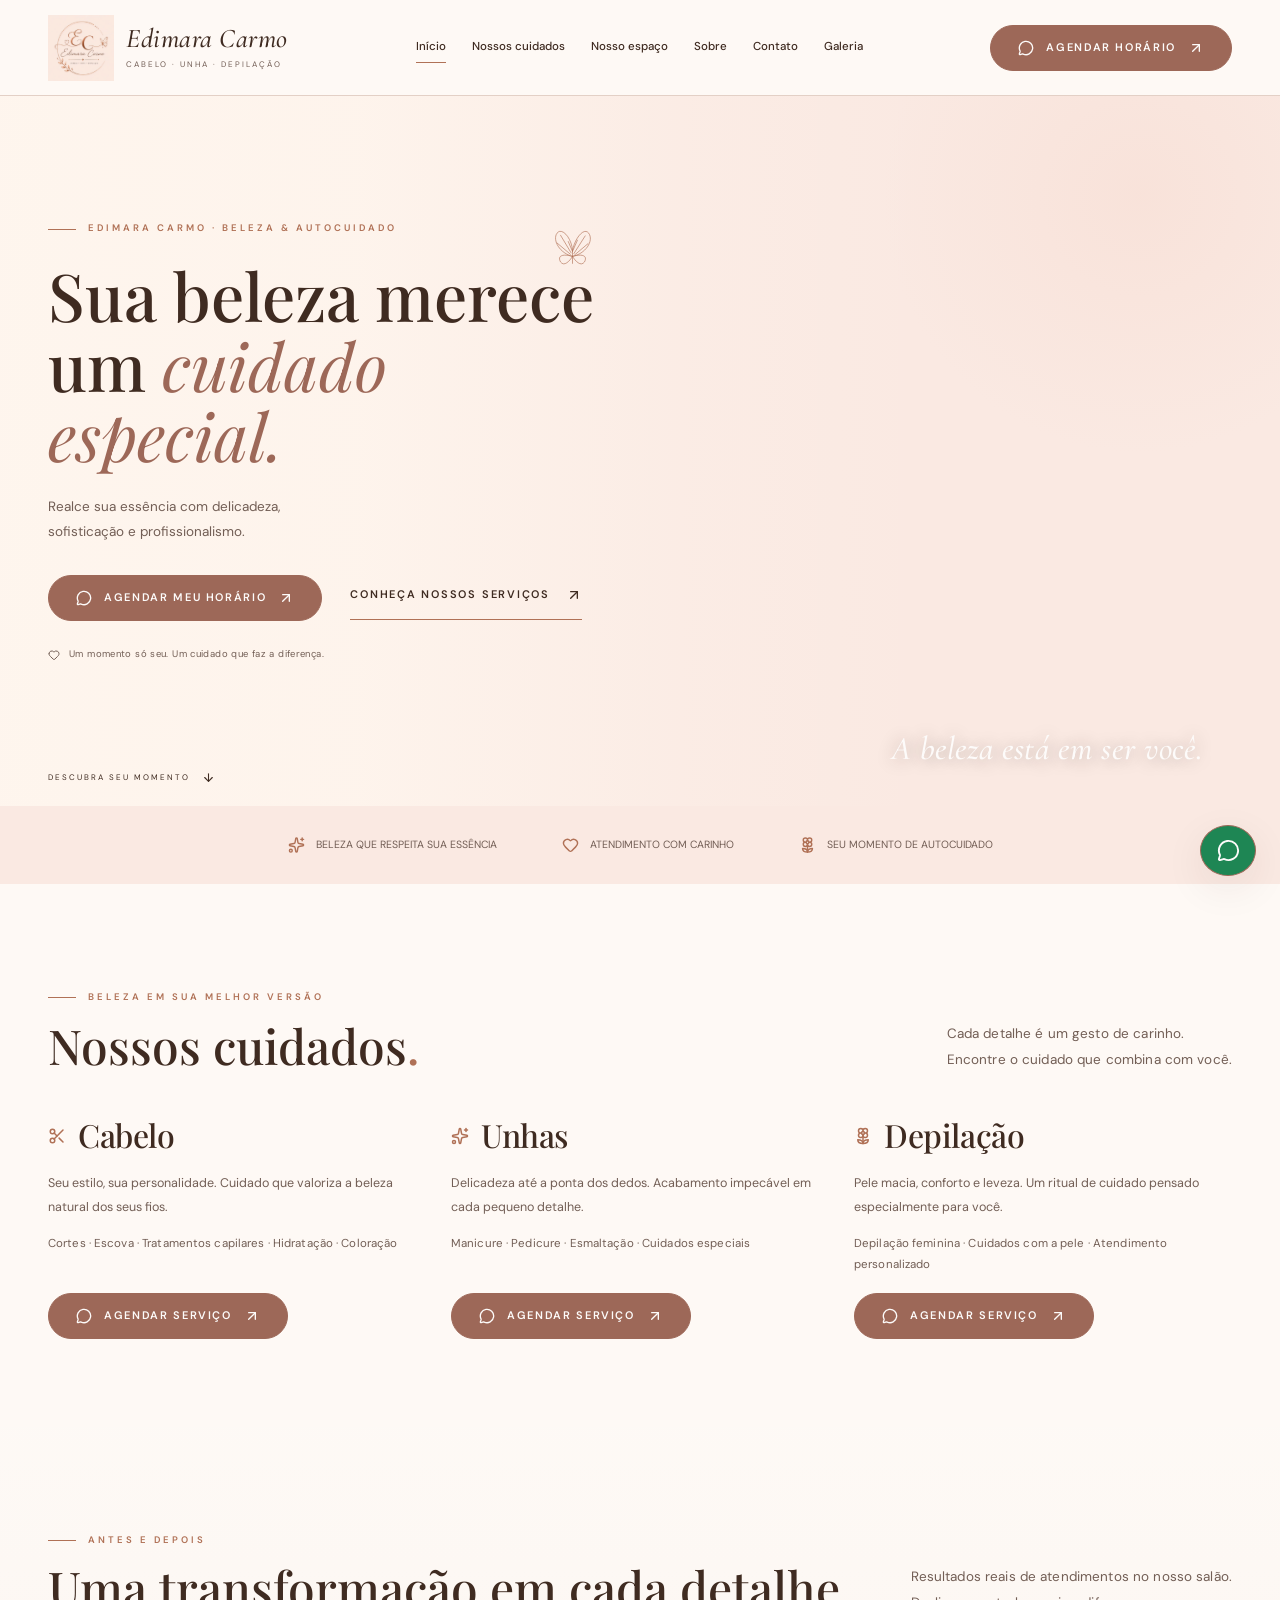
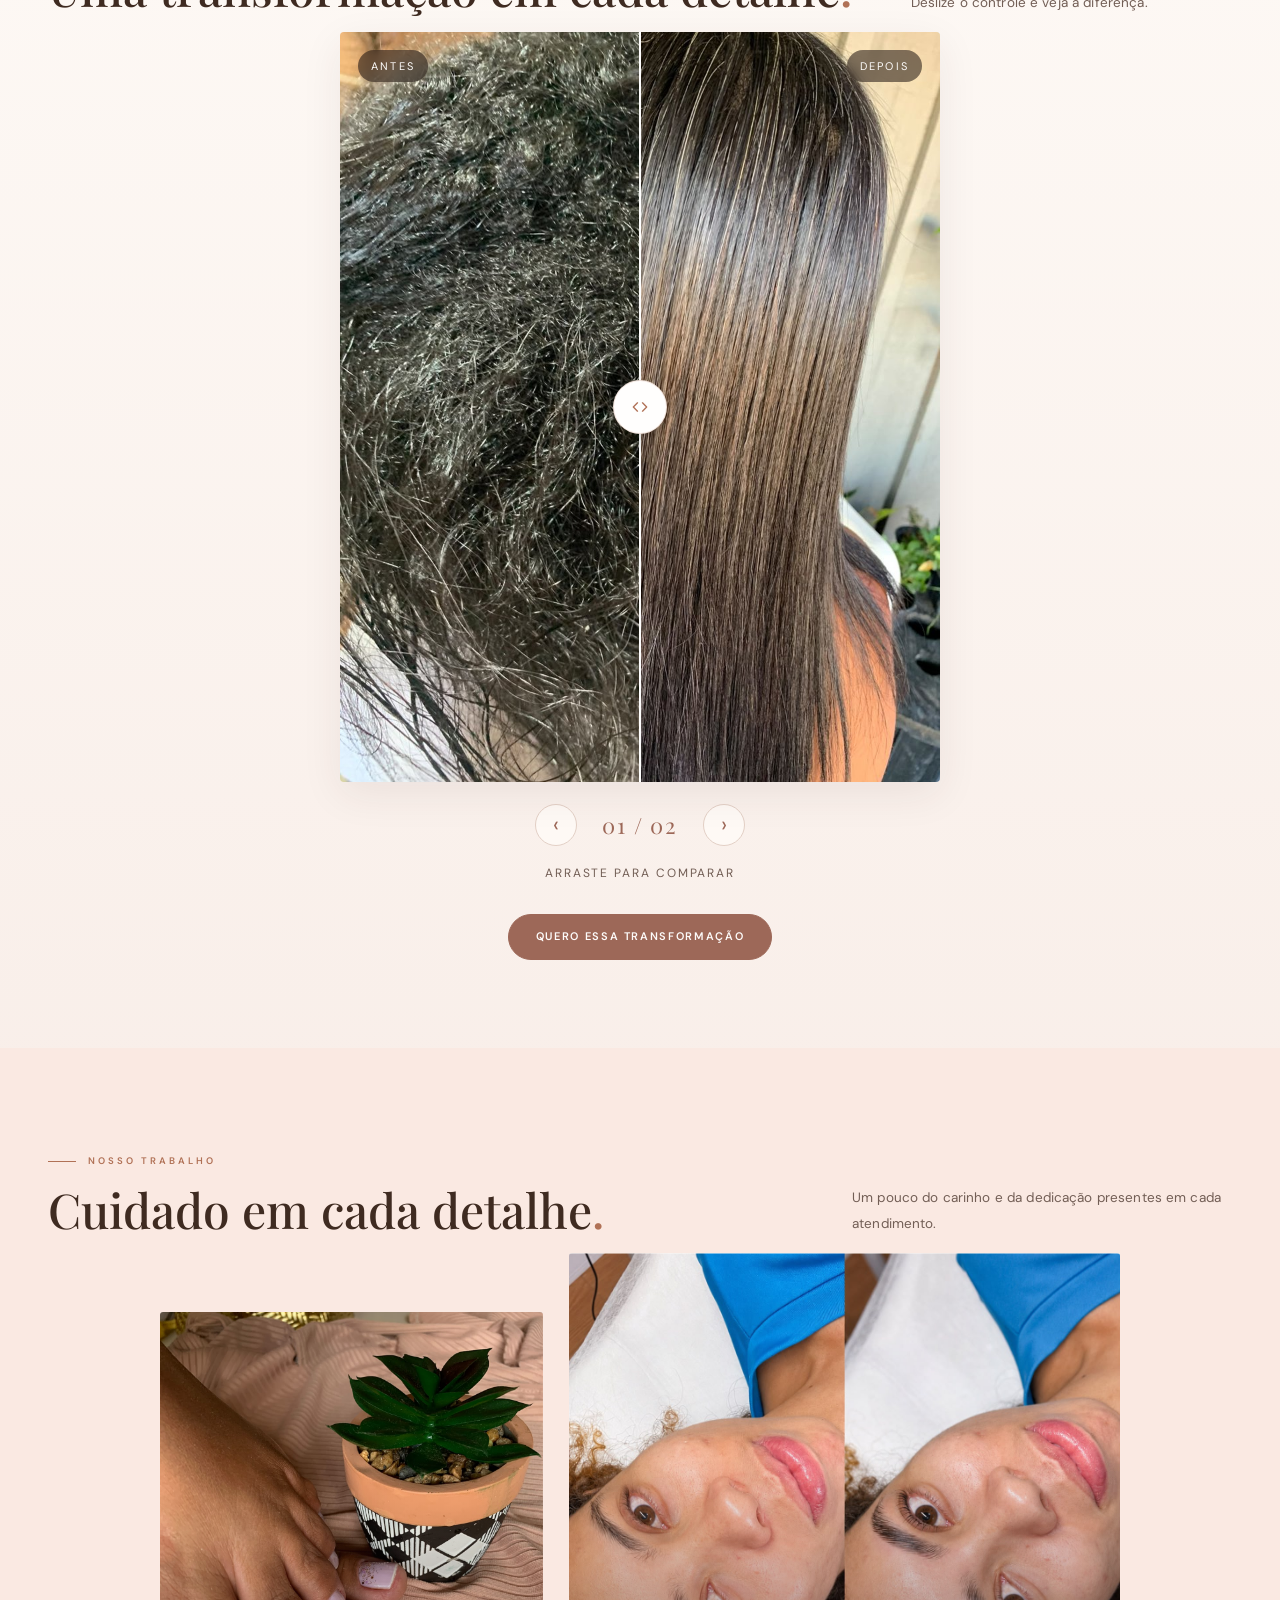
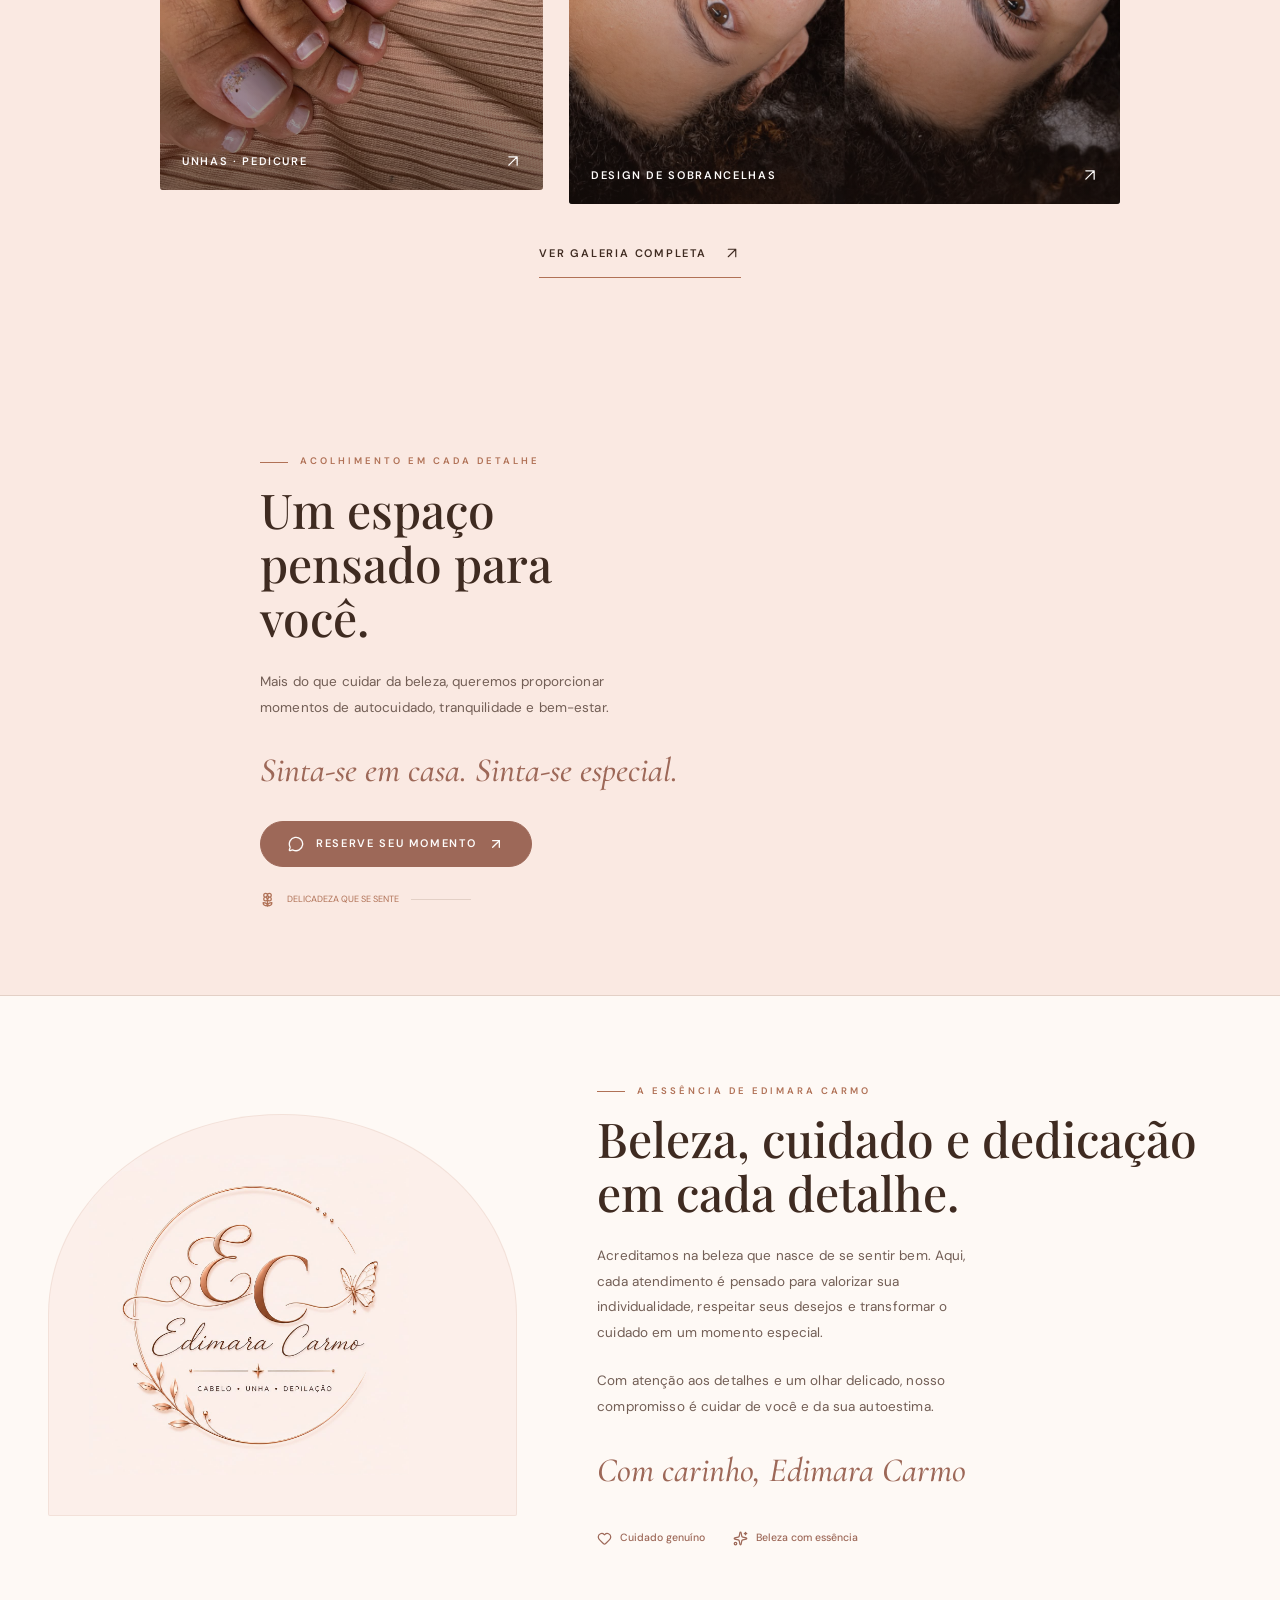
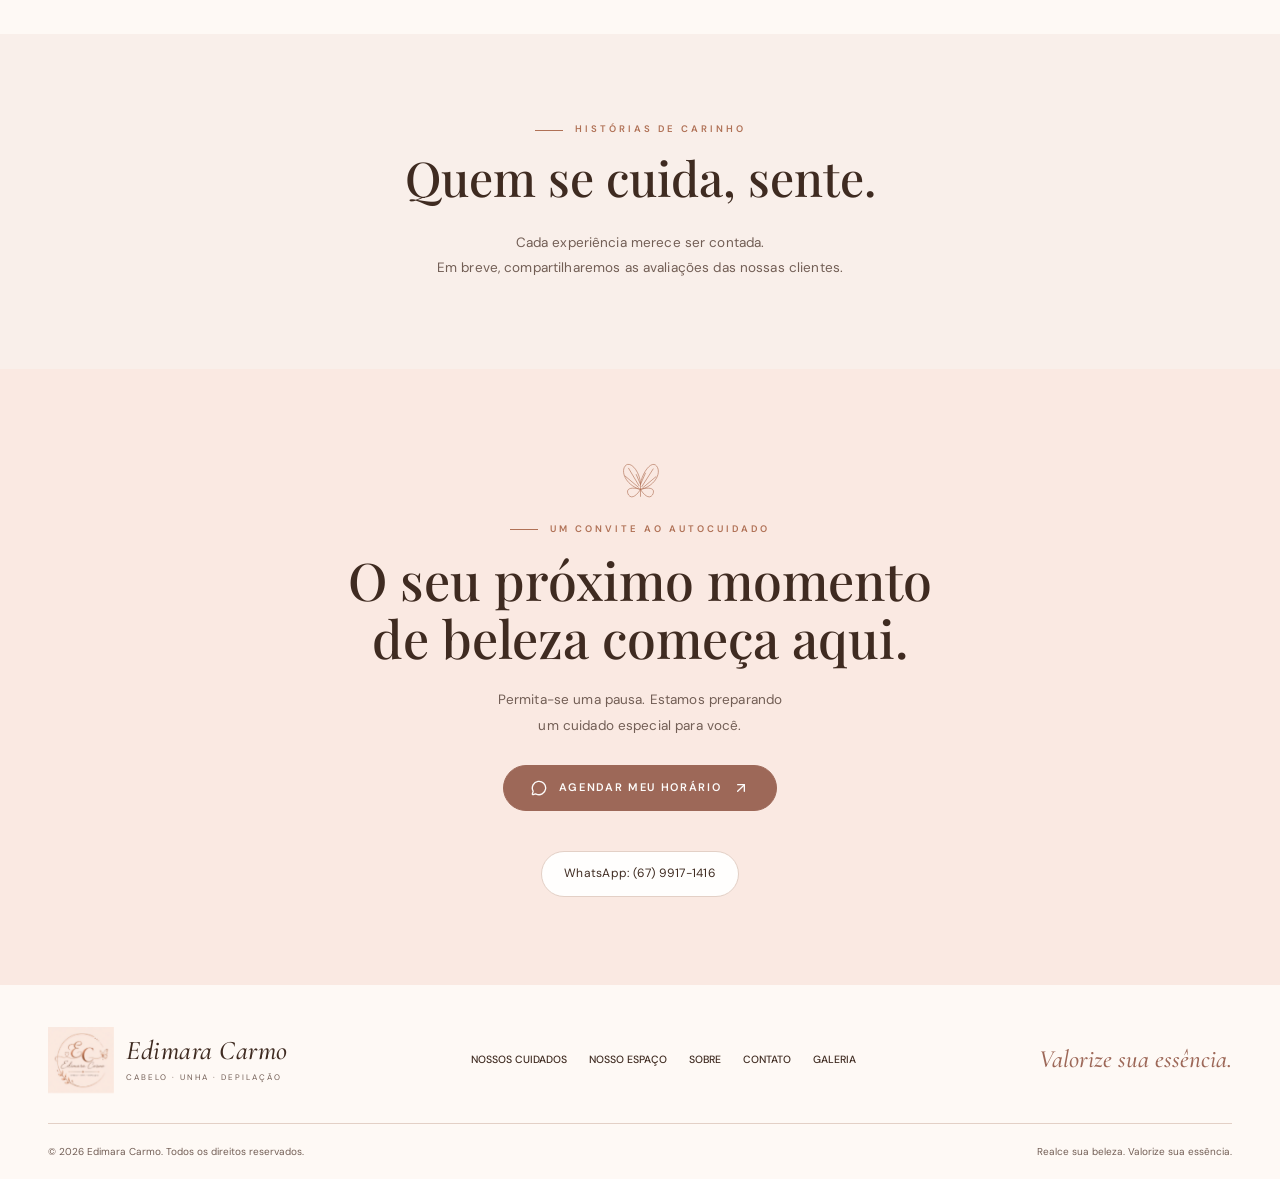
<file: index.html>
<!DOCTYPE html>
<html lang="pt-BR"><head><meta charset="utf-8"/><meta content="width=device-width, initial-scale=1" name="viewport"/><title>Beleza &amp; autocuidado | Edimara Carmo</title><meta content="Edimara Carmo" name="author"/><meta content="Sua beleza merece um cuidado especial. Conheça os cuidados de cabelo, unhas e depilação do salão Edimara Carmo." name="description"/><meta content="Beleza &amp; autocuidado | Edimara Carmo" property="og:title"/><meta content="Sua beleza merece um cuidado especial. Conheça os cuidados de cabelo, unhas e depilação do salão Edimara Carmo." property="og:description"/><meta content="website" property="og:type"/><meta content="pt_BR" property="og:locale"/><meta content="Edimara Carmo" property="og:site_name"/><meta content="#fdf8f5" name="theme-color"/><meta content="summary_large_image" name="twitter:card"/><link href="assets/favicon.png" rel="icon" type="image/png"/><link href="https://fonts.googleapis.com" rel="preconnect"/><link crossorigin="anonymous" href="https://fonts.gstatic.com" rel="preconnect"/><link href="css/styles.css" rel="stylesheet"/><link href="https://fonts.googleapis.com/css2?family=Playfair+Display:ital,wght@0,400..900;1,400..900&amp;family=DM+Sans:ital,opsz,wght@0,9..40,300..700;1,9..40,300..700&amp;family=Cormorant+Garamond:ital,wght@0,300..700;1,300..700&amp;display=swap" rel="stylesheet"/></head><body><!--$--><header class="site-header"><div class="wrap header-inner"><a aria-current="page" aria-label="Edimara Carmo — início" class="brand active" href="index.html"><img alt="Logo Edimara Carmo" height="66" src="assets/edimara-carmo-logo.png" width="66"/><div><div class="brand-name">Edimara Carmo</div><div class="brand-tag">Cabelo · Unha · Depilação</div></div></a><nav aria-label="Navegação principal" class="desktop-nav"><a aria-current="page" class="active" href="index.html">Início</a><a class="" href="servicos.html">Nossos cuidados</a><a class="" href="espaco.html">Nosso espaço</a><a class="" href="sobre.html">Sobre</a><a class="" href="contato.html">Contato</a><a class="" href="galeria.html">Galeria</a></nav><button aria-haspopup="dialog" class="inline-flex items-center justify-center gap-2 whitespace-nowrap rounded-md text-sm font-medium cursor-pointer transition-colors focus-visible:outline-none focus-visible:ring-1 focus-visible:ring-ring disabled:pointer-events-none disabled:opacity-50 disabled:cursor-not-allowed [&amp;_svg]:pointer-events-none [&amp;_svg]:size-4 [&amp;_svg]:shrink-0 salon-button h-9 px-4 py-2 header-booking" data-booking="" type="button"><svg aria-hidden="true" class="lucide lucide-message-circle" fill="none" height="24" stroke="currentColor" stroke-linecap="round" stroke-linejoin="round" stroke-width="2" viewbox="0 0 24 24" width="24" xmlns="http://www.w3.org/2000/svg"><path d="M2.992 16.342a2 2 0 0 1 .094 1.167l-1.065 3.29a1 1 0 0 0 1.236 1.168l3.413-.998a2 2 0 0 1 1.099.092 10 10 0 1 0-4.777-4.719"></path></svg>Agendar horário<svg aria-hidden="true" class="lucide lucide-arrow-up-right" fill="none" height="24" stroke="currentColor" stroke-linecap="round" stroke-linejoin="round" stroke-width="2" viewbox="0 0 24 24" width="24" xmlns="http://www.w3.org/2000/svg"><path d="M7 7h10v10"></path><path d="M7 17 17 7"></path></svg></button><button aria-controls="mobile-navigation" aria-expanded="false" aria-label="Abrir menu" class="inline-flex items-center justify-center gap-2 whitespace-nowrap rounded-md text-sm font-medium cursor-pointer transition-colors focus-visible:outline-none focus-visible:ring-1 focus-visible:ring-ring disabled:pointer-events-none disabled:opacity-50 disabled:cursor-not-allowed [&amp;_svg]:pointer-events-none [&amp;_svg]:size-4 [&amp;_svg]:shrink-0 hover:bg-accent hover:text-accent-foreground h-9 w-9 mobile-menu-button" data-menu=""><svg aria-hidden="true" class="lucide lucide-menu" fill="none" height="24" stroke="currentColor" stroke-linecap="round" stroke-linejoin="round" stroke-width="2" viewbox="0 0 24 24" width="24" xmlns="http://www.w3.org/2000/svg"><path d="M4 5h16"></path><path d="M4 12h16"></path><path d="M4 19h16"></path></svg></button></div></header><main><section class="hero"><div class="hero-butterfly"><svg aria-hidden="true" class="butterfly" fill="none" viewbox="0 0 64 64"><path d="M32 46C14 42 3 23 10 13c7-9 21 7 22 25C35 21 48 4 55 13c8 11-5 30-23 33Zm0 0C18 42 10 45 15 54c5 7 13-1 17-8Zm0 0c14-4 22-1 17 8-5 7-13-1-17-8Zm0-8v18M32 39l-6-14m6 14 7-16M15 16l15 25M50 17 34 42M10 27l19 16M54 28l-19 16" stroke="currentColor" stroke-linecap="round" stroke-width=".9"></path></svg></div><div class="wrap hero-inner"><div class="hero-copy"><div class="eyebrow">Edimara Carmo · Beleza &amp; autocuidado</div><h1>Sua beleza merece<br/>um <em>cuidado especial.</em></h1><p class="hero-description">Realce sua essência com delicadeza,<br/>sofisticação e profissionalismo.</p><div class="hero-actions"><button aria-haspopup="dialog" class="inline-flex items-center justify-center gap-2 whitespace-nowrap rounded-md text-sm font-medium cursor-pointer transition-colors focus-visible:outline-none focus-visible:ring-1 focus-visible:ring-ring disabled:pointer-events-none disabled:opacity-50 disabled:cursor-not-allowed [&amp;_svg]:pointer-events-none [&amp;_svg]:size-4 [&amp;_svg]:shrink-0 salon-button h-9 px-4 py-2" data-booking="" type="button"><svg aria-hidden="true" class="lucide lucide-message-circle" fill="none" height="24" stroke="currentColor" stroke-linecap="round" stroke-linejoin="round" stroke-width="2" viewbox="0 0 24 24" width="24" xmlns="http://www.w3.org/2000/svg"><path d="M2.992 16.342a2 2 0 0 1 .094 1.167l-1.065 3.29a1 1 0 0 0 1.236 1.168l3.413-.998a2 2 0 0 1 1.099.092 10 10 0 1 0-4.777-4.719"></path></svg>Agendar meu horário<svg aria-hidden="true" class="lucide lucide-arrow-up-right" fill="none" height="24" stroke="currentColor" stroke-linecap="round" stroke-linejoin="round" stroke-width="2" viewbox="0 0 24 24" width="24" xmlns="http://www.w3.org/2000/svg"><path d="M7 7h10v10"></path><path d="M7 17 17 7"></path></svg></button><a class="inline-flex items-center justify-center gap-2 whitespace-nowrap rounded-md text-sm font-medium cursor-pointer transition-colors focus-visible:outline-none focus-visible:ring-1 focus-visible:ring-ring disabled:pointer-events-none disabled:opacity-50 disabled:cursor-not-allowed [&amp;_svg]:pointer-events-none [&amp;_svg]:size-4 [&amp;_svg]:shrink-0 editorial-button h-9 px-4 py-2" href="servicos.html">Conheça nossos serviços <svg aria-hidden="true" class="lucide lucide-arrow-up-right" fill="none" height="24" stroke="currentColor" stroke-linecap="round" stroke-linejoin="round" stroke-width="2" viewbox="0 0 24 24" width="24" xmlns="http://www.w3.org/2000/svg"><path d="M7 7h10v10"></path><path d="M7 17 17 7"></path></svg></a></div><div class="hero-note"><svg aria-hidden="true" class="lucide lucide-heart" fill="none" height="12" stroke="currentColor" stroke-linecap="round" stroke-linejoin="round" stroke-width="2" viewbox="0 0 24 24" width="12" xmlns="http://www.w3.org/2000/svg"><path d="M2 9.5a5.5 5.5 0 0 1 9.591-3.676.56.56 0 0 0 .818 0A5.49 5.49 0 0 1 22 9.5c0 2.29-1.5 4-3 5.5l-5.492 5.313a2 2 0 0 1-3 .019L5 15c-1.5-1.5-3-3.2-3-5.5"></path></svg> Um momento só seu. Um cuidado que faz a diferença.</div></div></div><span class="hero-signature">A beleza está em ser você.</span><a class="hero-bottom" href="#cuidados">DESCUBRA SEU MOMENTO <svg aria-hidden="true" class="lucide lucide-arrow-down" fill="none" height="13" stroke="currentColor" stroke-linecap="round" stroke-linejoin="round" stroke-width="2" viewbox="0 0 24 24" width="13" xmlns="http://www.w3.org/2000/svg"><path d="M12 5v14"></path><path d="m19 12-7 7-7-7"></path></svg></a></section><div class="promise-band"><div class="wrap promises"><span class="promise"><svg aria-hidden="true" class="lucide lucide-sparkles" fill="none" height="24" stroke="currentColor" stroke-linecap="round" stroke-linejoin="round" stroke-width="2" viewbox="0 0 24 24" width="24" xmlns="http://www.w3.org/2000/svg"><path d="M11.017 2.814a1 1 0 0 1 1.966 0l1.051 5.558a2 2 0 0 0 1.594 1.594l5.558 1.051a1 1 0 0 1 0 1.966l-5.558 1.051a2 2 0 0 0-1.594 1.594l-1.051 5.558a1 1 0 0 1-1.966 0l-1.051-5.558a2 2 0 0 0-1.594-1.594l-5.558-1.051a1 1 0 0 1 0-1.966l5.558-1.051a2 2 0 0 0 1.594-1.594z"></path><path d="M20 2v4"></path><path d="M22 4h-4"></path><circle cx="4" cy="20" r="2"></circle></svg> Beleza que respeita sua essência</span><span class="promise"><svg aria-hidden="true" class="lucide lucide-heart" fill="none" height="24" stroke="currentColor" stroke-linecap="round" stroke-linejoin="round" stroke-width="2" viewbox="0 0 24 24" width="24" xmlns="http://www.w3.org/2000/svg"><path d="M2 9.5a5.5 5.5 0 0 1 9.591-3.676.56.56 0 0 0 .818 0A5.49 5.49 0 0 1 22 9.5c0 2.29-1.5 4-3 5.5l-5.492 5.313a2 2 0 0 1-3 .019L5 15c-1.5-1.5-3-3.2-3-5.5"></path></svg> Atendimento com carinho</span><span class="promise"><svg aria-hidden="true" class="lucide lucide-flower2 lucide-flower-2" fill="none" height="24" stroke="currentColor" stroke-linecap="round" stroke-linejoin="round" stroke-width="2" viewbox="0 0 24 24" width="24" xmlns="http://www.w3.org/2000/svg"><path d="M12 5a3 3 0 1 1 3 3m-3-3a3 3 0 1 0-3 3m3-3v1M9 8a3 3 0 1 0 3 3M9 8h1m5 0a3 3 0 1 1-3 3m3-3h-1m-2 3v-1"></path><circle cx="12" cy="8" r="2"></circle><path d="M12 10v12"></path><path d="M12 22c4.2 0 7-1.667 7-5-4.2 0-7 1.667-7 5Z"></path><path d="M12 22c-4.2 0-7-1.667-7-5 4.2 0 7 1.667 7 5Z"></path></svg> Seu momento de autocuidado</span></div></div><section class="section" id="cuidados"><div class="wrap"><div class="section-heading"><div><div class="eyebrow">Beleza em sua melhor versão</div><h2>Nossos cuidados<span class="text-copper">.</span></h2></div><p class="section-intro">Cada detalhe é um gesto de carinho.<br/>Encontre o cuidado que combina com você.</p></div><div class="services-grid"><div class="service-card"><div class="service-title"><svg aria-hidden="true" class="lucide lucide-scissors" fill="none" height="24" stroke="currentColor" stroke-linecap="round" stroke-linejoin="round" stroke-width="2" viewbox="0 0 24 24" width="24" xmlns="http://www.w3.org/2000/svg"><circle cx="6" cy="6" r="3"></circle><path d="M8.12 8.12 12 12"></path><path d="M20 4 8.12 15.88"></path><circle cx="6" cy="18" r="3"></circle><path d="M14.8 14.8 20 20"></path></svg><h3>Cabelo</h3></div><p>Seu estilo, sua personalidade. Cuidado que valoriza a beleza natural dos seus fios.</p><div class="service-list">Cortes · Escova · Tratamentos capilares · Hidratação · Coloração</div><button aria-haspopup="dialog" class="inline-flex items-center justify-center gap-2 whitespace-nowrap rounded-md text-sm font-medium cursor-pointer transition-colors focus-visible:outline-none focus-visible:ring-1 focus-visible:ring-ring disabled:pointer-events-none disabled:opacity-50 disabled:cursor-not-allowed [&amp;_svg]:pointer-events-none [&amp;_svg]:size-4 [&amp;_svg]:shrink-0 salon-button h-9 px-4 py-2" data-booking="" type="button"><svg aria-hidden="true" class="lucide lucide-message-circle" fill="none" height="24" stroke="currentColor" stroke-linecap="round" stroke-linejoin="round" stroke-width="2" viewbox="0 0 24 24" width="24" xmlns="http://www.w3.org/2000/svg"><path d="M2.992 16.342a2 2 0 0 1 .094 1.167l-1.065 3.29a1 1 0 0 0 1.236 1.168l3.413-.998a2 2 0 0 1 1.099.092 10 10 0 1 0-4.777-4.719"></path></svg>Agendar serviço<svg aria-hidden="true" class="lucide lucide-arrow-up-right" fill="none" height="24" stroke="currentColor" stroke-linecap="round" stroke-linejoin="round" stroke-width="2" viewbox="0 0 24 24" width="24" xmlns="http://www.w3.org/2000/svg"><path d="M7 7h10v10"></path><path d="M7 17 17 7"></path></svg></button></div><div class="service-card"><div class="service-title"><svg aria-hidden="true" class="lucide lucide-sparkles" fill="none" height="24" stroke="currentColor" stroke-linecap="round" stroke-linejoin="round" stroke-width="2" viewbox="0 0 24 24" width="24" xmlns="http://www.w3.org/2000/svg"><path d="M11.017 2.814a1 1 0 0 1 1.966 0l1.051 5.558a2 2 0 0 0 1.594 1.594l5.558 1.051a1 1 0 0 1 0 1.966l-5.558 1.051a2 2 0 0 0-1.594 1.594l-1.051 5.558a1 1 0 0 1-1.966 0l-1.051-5.558a2 2 0 0 0-1.594-1.594l-5.558-1.051a1 1 0 0 1 0-1.966l5.558-1.051a2 2 0 0 0 1.594-1.594z"></path><path d="M20 2v4"></path><path d="M22 4h-4"></path><circle cx="4" cy="20" r="2"></circle></svg><h3>Unhas</h3></div><p>Delicadeza até a ponta dos dedos. Acabamento impecável em cada pequeno detalhe.</p><div class="service-list">Manicure · Pedicure · Esmaltação · Cuidados especiais</div><button aria-haspopup="dialog" class="inline-flex items-center justify-center gap-2 whitespace-nowrap rounded-md text-sm font-medium cursor-pointer transition-colors focus-visible:outline-none focus-visible:ring-1 focus-visible:ring-ring disabled:pointer-events-none disabled:opacity-50 disabled:cursor-not-allowed [&amp;_svg]:pointer-events-none [&amp;_svg]:size-4 [&amp;_svg]:shrink-0 salon-button h-9 px-4 py-2" data-booking="" type="button"><svg aria-hidden="true" class="lucide lucide-message-circle" fill="none" height="24" stroke="currentColor" stroke-linecap="round" stroke-linejoin="round" stroke-width="2" viewbox="0 0 24 24" width="24" xmlns="http://www.w3.org/2000/svg"><path d="M2.992 16.342a2 2 0 0 1 .094 1.167l-1.065 3.29a1 1 0 0 0 1.236 1.168l3.413-.998a2 2 0 0 1 1.099.092 10 10 0 1 0-4.777-4.719"></path></svg>Agendar serviço<svg aria-hidden="true" class="lucide lucide-arrow-up-right" fill="none" height="24" stroke="currentColor" stroke-linecap="round" stroke-linejoin="round" stroke-width="2" viewbox="0 0 24 24" width="24" xmlns="http://www.w3.org/2000/svg"><path d="M7 7h10v10"></path><path d="M7 17 17 7"></path></svg></button></div><div class="service-card"><div class="service-title"><svg aria-hidden="true" class="lucide lucide-flower2 lucide-flower-2" fill="none" height="24" stroke="currentColor" stroke-linecap="round" stroke-linejoin="round" stroke-width="2" viewbox="0 0 24 24" width="24" xmlns="http://www.w3.org/2000/svg"><path d="M12 5a3 3 0 1 1 3 3m-3-3a3 3 0 1 0-3 3m3-3v1M9 8a3 3 0 1 0 3 3M9 8h1m5 0a3 3 0 1 1-3 3m3-3h-1m-2 3v-1"></path><circle cx="12" cy="8" r="2"></circle><path d="M12 10v12"></path><path d="M12 22c4.2 0 7-1.667 7-5-4.2 0-7 1.667-7 5Z"></path><path d="M12 22c-4.2 0-7-1.667-7-5 4.2 0 7 1.667 7 5Z"></path></svg><h3>Depilação</h3></div><p>Pele macia, conforto e leveza. Um ritual de cuidado pensado especialmente para você.</p><div class="service-list">Depilação feminina · Cuidados com a pele · Atendimento personalizado</div><button aria-haspopup="dialog" class="inline-flex items-center justify-center gap-2 whitespace-nowrap rounded-md text-sm font-medium cursor-pointer transition-colors focus-visible:outline-none focus-visible:ring-1 focus-visible:ring-ring disabled:pointer-events-none disabled:opacity-50 disabled:cursor-not-allowed [&amp;_svg]:pointer-events-none [&amp;_svg]:size-4 [&amp;_svg]:shrink-0 salon-button h-9 px-4 py-2" data-booking="" type="button"><svg aria-hidden="true" class="lucide lucide-message-circle" fill="none" height="24" stroke="currentColor" stroke-linecap="round" stroke-linejoin="round" stroke-width="2" viewbox="0 0 24 24" width="24" xmlns="http://www.w3.org/2000/svg"><path d="M2.992 16.342a2 2 0 0 1 .094 1.167l-1.065 3.29a1 1 0 0 0 1.236 1.168l3.413-.998a2 2 0 0 1 1.099.092 10 10 0 1 0-4.777-4.719"></path></svg>Agendar serviço<svg aria-hidden="true" class="lucide lucide-arrow-up-right" fill="none" height="24" stroke="currentColor" stroke-linecap="round" stroke-linejoin="round" stroke-width="2" viewbox="0 0 24 24" width="24" xmlns="http://www.w3.org/2000/svg"><path d="M7 7h10v10"></path><path d="M7 17 17 7"></path></svg></button></div></div></div></section><section class="section ba-section" id="transformacoes"><div class="wrap">
<div class="section-heading"><div><div class="eyebrow">Antes e depois</div><h2>Uma transformação em cada detalhe<span class="text-copper">.</span></h2></div><p class="section-intro">Resultados reais de atendimentos no nosso salão.<br/>Deslize o controle e veja a diferença.</p></div>
<div class="ba-group" data-ba-group>
  <div class="ba-item" data-ba-item>
    <div class="ba" data-ba>
      <img class="ba-before" src="assets/resultado-antes-1.jpg" alt="Cabelo antes do atendimento" width="900" height="1200" loading="lazy" draggable="false"/>
      <img class="ba-after" src="assets/resultado-depois-1.jpg" alt="Cabelo depois do atendimento, liso e brilhante" width="900" height="1200" loading="lazy" draggable="false"/>
      <span class="ba-tag ba-tag-before">Antes</span><span class="ba-tag ba-tag-after">Depois</span>
      <div class="ba-line"></div>
      <div class="ba-handle" role="slider" tabindex="0" aria-label="Comparar antes e depois" aria-valuemin="0" aria-valuemax="100" aria-valuenow="50"><svg viewBox="0 0 24 24" width="20" height="20" fill="none" stroke="currentColor" stroke-width="1.6" stroke-linecap="round" stroke-linejoin="round" aria-hidden="true"><path d="M9 7l-5 5 5 5M15 7l5 5-5 5"/></svg></div>
    </div>
  </div>
  <div class="ba-item" data-ba-item hidden>
    <div class="ba" data-ba>
      <img class="ba-before" src="assets/resultado-antes-2.jpg" alt="Cabelo antes do atendimento, com fios embaraçados" width="900" height="1200" loading="lazy" draggable="false"/>
      <img class="ba-after" src="assets/resultado-depois-2.jpg" alt="Cabelo depois do atendimento, liso e alinhado" width="900" height="1200" loading="lazy" draggable="false"/>
      <span class="ba-tag ba-tag-before">Antes</span><span class="ba-tag ba-tag-after">Depois</span>
      <div class="ba-line"></div>
      <div class="ba-handle" role="slider" tabindex="0" aria-label="Comparar antes e depois" aria-valuemin="0" aria-valuemax="100" aria-valuenow="50"><svg viewBox="0 0 24 24" width="20" height="20" fill="none" stroke="currentColor" stroke-width="1.6" stroke-linecap="round" stroke-linejoin="round" aria-hidden="true"><path d="M9 7l-5 5 5 5M15 7l5 5-5 5"/></svg></div>
    </div>
  </div>
  <div class="ba-controls">
    <button class="ba-nav" type="button" data-ba-prev aria-label="Comparação anterior">&#8249;</button>
    <span class="ba-count" data-ba-count aria-live="polite">01 / 02</span>
    <button class="ba-nav" type="button" data-ba-next aria-label="Próxima comparação">&#8250;</button>
  </div>
</div>
<p class="ba-hint">Arraste para comparar</p>
<div class="ba-cta"><button aria-haspopup="dialog" class="inline-flex items-center justify-center gap-2 whitespace-nowrap rounded-md text-sm font-medium cursor-pointer salon-button h-9 px-4 py-2" data-booking="" type="button">Quero essa transformação</button></div>
</div></section>
<section aria-labelledby="home-gallery-title" class="section featured-gallery"><div class="wrap"><div class="section-heading"><div><div class="eyebrow">Nosso trabalho</div><h2 id="home-gallery-title">Cuidado em cada detalhe<span class="text-copper">.</span></h2></div><p class="section-intro">Um pouco do carinho e da dedicação presentes em cada atendimento.</p></div><div class="home-gallery-preview"><a aria-label="Ver foto de pedicure na galeria" class="home-gallery-card home-gallery-card-pedicure reveal" href="galeria.html"><img alt="Pedicure com esmaltação rosa claro e detalhes delicados" height="1600" loading="lazy" src="assets/pedicure-unhas.jpg" width="1200"/><span>Unhas · Pedicure</span><svg aria-hidden="true" fill="none" height="20" stroke="currentColor" stroke-linecap="round" stroke-linejoin="round" stroke-width="1.5" viewBox="0 0 24 24" width="20"><path d="M7 17 17 7M7 7h10v10"/></svg></a><a aria-label="Ver antes e depois de sobrancelhas na galeria" class="home-gallery-card home-gallery-card-square reveal" href="galeria.html"><img alt="Antes e depois do design de sobrancelhas" height="1254" loading="lazy" src="assets/design-sobrancelhas-antes-depois.jpg" width="1254"/><span>Design de sobrancelhas</span><svg aria-hidden="true" fill="none" height="20" stroke="currentColor" stroke-linecap="round" stroke-linejoin="round" stroke-width="1.5" viewBox="0 0 24 24" width="20"><path d="M7 17 17 7M7 7h10v10"/></svg></a></div><div class="home-gallery-link"><a class="editorial-button inline-flex items-center justify-center gap-2" href="galeria.html">Ver galeria completa <svg aria-hidden="true" fill="none" height="18" stroke="currentColor" stroke-linecap="round" stroke-linejoin="round" stroke-width="1.5" viewBox="0 0 24 24" width="18"><path d="M7 17 17 7M7 7h10v10"/></svg></a></div></div></section><section class="section space-section"><div class="wrap space-grid space-solo"><div class="space-copy"><div class="eyebrow">Acolhimento em cada detalhe</div><h2>Um espaço<br/>pensado para você.</h2><p class="section-intro">Mais do que cuidar da beleza, queremos proporcionar momentos de autocuidado, tranquilidade e bem-estar.</p><span class="script">Sinta-se em casa. Sinta-se especial.</span><button aria-haspopup="dialog" class="inline-flex items-center justify-center gap-2 whitespace-nowrap rounded-md text-sm font-medium cursor-pointer transition-colors focus-visible:outline-none focus-visible:ring-1 focus-visible:ring-ring disabled:pointer-events-none disabled:opacity-50 disabled:cursor-not-allowed [&amp;_svg]:pointer-events-none [&amp;_svg]:size-4 [&amp;_svg]:shrink-0 salon-button h-9 px-4 py-2" data-booking="" type="button"><svg aria-hidden="true" class="lucide lucide-message-circle" fill="none" height="24" stroke="currentColor" stroke-linecap="round" stroke-linejoin="round" stroke-width="2" viewbox="0 0 24 24" width="24" xmlns="http://www.w3.org/2000/svg"><path d="M2.992 16.342a2 2 0 0 1 .094 1.167l-1.065 3.29a1 1 0 0 0 1.236 1.168l3.413-.998a2 2 0 0 1 1.099.092 10 10 0 1 0-4.777-4.719"></path></svg>Reserve seu momento<svg aria-hidden="true" class="lucide lucide-arrow-up-right" fill="none" height="24" stroke="currentColor" stroke-linecap="round" stroke-linejoin="round" stroke-width="2" viewbox="0 0 24 24" width="24" xmlns="http://www.w3.org/2000/svg"><path d="M7 7h10v10"></path><path d="M7 17 17 7"></path></svg></button><div class="leaf-line"><svg aria-hidden="true" class="lucide lucide-flower2 lucide-flower-2" fill="none" height="15" stroke="currentColor" stroke-linecap="round" stroke-linejoin="round" stroke-width="2" viewbox="0 0 24 24" width="15" xmlns="http://www.w3.org/2000/svg"><path d="M12 5a3 3 0 1 1 3 3m-3-3a3 3 0 1 0-3 3m3-3v1M9 8a3 3 0 1 0 3 3M9 8h1m5 0a3 3 0 1 1-3 3m3-3h-1m-2 3v-1"></path><circle cx="12" cy="8" r="2"></circle><path d="M12 10v12"></path><path d="M12 22c4.2 0 7-1.667 7-5-4.2 0-7 1.667-7 5Z"></path><path d="M12 22c-4.2 0-7-1.667-7-5 4.2 0 7 1.667 7 5Z"></path></svg> DELICADEZA QUE SE SENTE</div></div></div></section><section class="section about-section"><div class="wrap about-grid"><div class="about-logo"><img alt="Edimara Carmo — identidade do salão" height="320" loading="lazy" src="assets/edimara-carmo-logo.png" width="320"/></div><div class="about-copy"><div class="eyebrow">A essência de Edimara Carmo</div><h2>Beleza, cuidado e dedicação em cada detalhe.</h2><p class="section-intro">Acreditamos na beleza que nasce de se sentir bem. Aqui, cada atendimento é pensado para valorizar sua individualidade, respeitar seus desejos e transformar o cuidado em um momento especial.</p><p class="section-intro">Com atenção aos detalhes e um olhar delicado, nosso compromisso é cuidar de você e da sua autoestima.</p><span class="script">Com carinho, Edimara Carmo</span><div class="about-values"><span><svg aria-hidden="true" class="lucide lucide-heart inline mr-2" fill="none" height="15" stroke="currentColor" stroke-linecap="round" stroke-linejoin="round" stroke-width="2" viewbox="0 0 24 24" width="15" xmlns="http://www.w3.org/2000/svg"><path d="M2 9.5a5.5 5.5 0 0 1 9.591-3.676.56.56 0 0 0 .818 0A5.49 5.49 0 0 1 22 9.5c0 2.29-1.5 4-3 5.5l-5.492 5.313a2 2 0 0 1-3 .019L5 15c-1.5-1.5-3-3.2-3-5.5"></path></svg>Cuidado genuíno</span><span><svg aria-hidden="true" class="lucide lucide-sparkles inline mr-2" fill="none" height="15" stroke="currentColor" stroke-linecap="round" stroke-linejoin="round" stroke-width="2" viewbox="0 0 24 24" width="15" xmlns="http://www.w3.org/2000/svg"><path d="M11.017 2.814a1 1 0 0 1 1.966 0l1.051 5.558a2 2 0 0 0 1.594 1.594l5.558 1.051a1 1 0 0 1 0 1.966l-5.558 1.051a2 2 0 0 0-1.594 1.594l-1.051 5.558a1 1 0 0 1-1.966 0l-1.051-5.558a2 2 0 0 0-1.594-1.594l-5.558-1.051a1 1 0 0 1 0-1.966l5.558-1.051a2 2 0 0 0 1.594-1.594z"></path><path d="M20 2v4"></path><path d="M22 4h-4"></path><circle cx="4" cy="20" r="2"></circle></svg>Beleza com essência</span></div></div></div></section><section class="section reviews"><div class="wrap"><div class="eyebrow">Histórias de carinho</div><h2>Quem se cuida, sente.</h2><p class="reviews-empty">Cada experiência merece ser contada.<br/>Em breve, compartilharemos as avaliações das nossas clientes.</p></div></section><section class="section contact-section"><div class="wrap"><svg aria-hidden="true" class="butterfly mx-auto mb-5" fill="none" viewbox="0 0 64 64"><path d="M32 46C14 42 3 23 10 13c7-9 21 7 22 25C35 21 48 4 55 13c8 11-5 30-23 33Zm0 0C18 42 10 45 15 54c5 7 13-1 17-8Zm0 0c14-4 22-1 17 8-5 7-13-1-17-8Zm0-8v18M32 39l-6-14m6 14 7-16M15 16l15 25M50 17 34 42M10 27l19 16M54 28l-19 16" stroke="currentColor" stroke-linecap="round" stroke-width=".9"></path></svg><div class="eyebrow">Um convite ao autocuidado</div><h2>O seu próximo momento<br/>de beleza começa aqui.</h2><p class="section-intro">Permita-se uma pausa. Estamos preparando<br/>um cuidado especial para você.</p><button aria-haspopup="dialog" class="inline-flex items-center justify-center gap-2 whitespace-nowrap rounded-md text-sm font-medium cursor-pointer transition-colors focus-visible:outline-none focus-visible:ring-1 focus-visible:ring-ring disabled:pointer-events-none disabled:opacity-50 disabled:cursor-not-allowed [&amp;_svg]:pointer-events-none [&amp;_svg]:size-4 [&amp;_svg]:shrink-0 salon-button h-9 px-4 py-2" data-booking="" type="button"><svg aria-hidden="true" class="lucide lucide-message-circle" fill="none" height="24" stroke="currentColor" stroke-linecap="round" stroke-linejoin="round" stroke-width="2" viewbox="0 0 24 24" width="24" xmlns="http://www.w3.org/2000/svg"><path d="M2.992 16.342a2 2 0 0 1 .094 1.167l-1.065 3.29a1 1 0 0 0 1.236 1.168l3.413-.998a2 2 0 0 1 1.099.092 10 10 0 1 0-4.777-4.719"></path></svg>Agendar meu horário<svg aria-hidden="true" class="lucide lucide-arrow-up-right" fill="none" height="24" stroke="currentColor" stroke-linecap="round" stroke-linejoin="round" stroke-width="2" viewbox="0 0 24 24" width="24" xmlns="http://www.w3.org/2000/svg"><path d="M7 7h10v10"></path><path d="M7 17 17 7"></path></svg></button><div class="contact-details"></div></div></section></main><footer class="footer"><div class="wrap"><div class="footer-top"><a aria-current="page" aria-label="Edimara Carmo — início" class="brand active" href="index.html"><img alt="Logo Edimara Carmo" height="66" src="assets/edimara-carmo-logo.png" width="66"/><div><div class="brand-name">Edimara Carmo</div><div class="brand-tag">Cabelo · Unha · Depilação</div></div></a><nav aria-label="Rodapé" class="footer-nav"><a href="servicos.html">Nossos cuidados</a><a href="espaco.html">Nosso espaço</a><a href="sobre.html">Sobre</a><a href="contato.html">Contato</a><a href="galeria.html">Galeria</a></nav><span class="script">Valorize sua essência.</span></div><div class="footer-bottom"><span>© <!-- -->2026<!-- --> Edimara Carmo. Todos os direitos reservados.</span><span>Realce sua beleza. Valorize sua essência.</span></div></div></footer><button aria-haspopup="dialog" aria-label="Agendamento pelo WhatsApp" class="inline-flex items-center justify-center gap-2 whitespace-nowrap rounded-md text-sm font-medium cursor-pointer transition-colors focus-visible:outline-none focus-visible:ring-1 focus-visible:ring-ring disabled:pointer-events-none disabled:opacity-50 disabled:cursor-not-allowed [&amp;_svg]:pointer-events-none [&amp;_svg]:size-4 [&amp;_svg]:shrink-0 salon-button h-9 px-4 py-2 floating-whatsapp" data-booking="" title="Agendamento pelo WhatsApp" type="button"><svg aria-hidden="true" class="lucide lucide-message-circle" fill="none" height="24" stroke="currentColor" stroke-linecap="round" stroke-linejoin="round" stroke-width="2" viewbox="0 0 24 24" width="24" xmlns="http://www.w3.org/2000/svg"><path d="M2.992 16.342a2 2 0 0 1 .094 1.167l-1.065 3.29a1 1 0 0 0 1.236 1.168l3.413-.998a2 2 0 0 1 1.099.092 10 10 0 1 0-4.777-4.719"></path></svg></button><!--/$--><script src="js/config.js"></script><script src="js/main.js"></script></body></html>
</file>
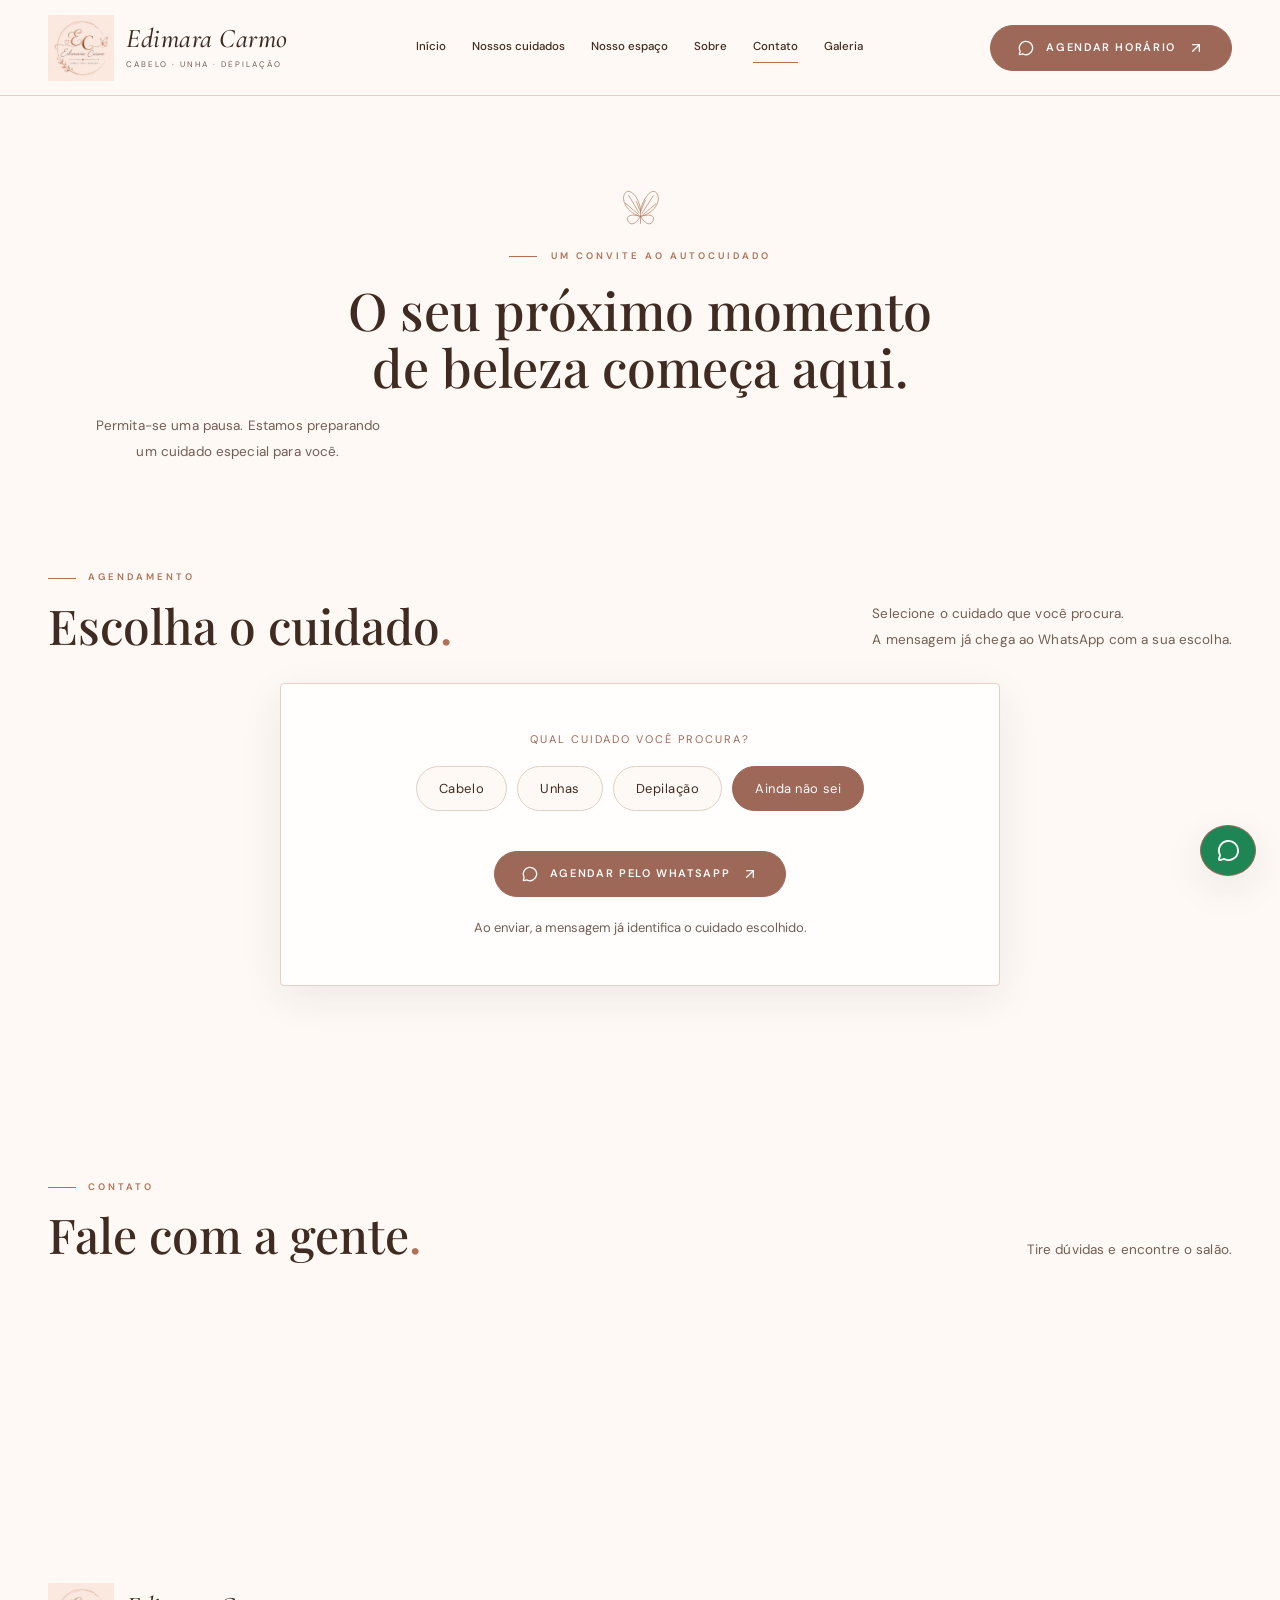
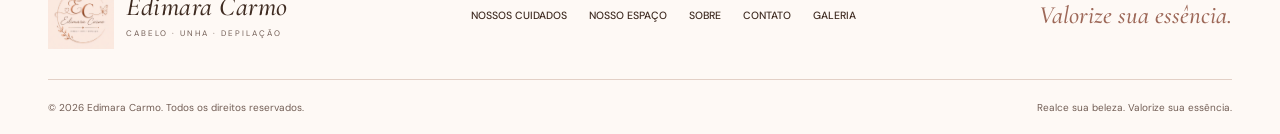
<file: contato.html>
<!DOCTYPE html>
<html lang="pt-BR"><head><meta charset="utf-8"/><meta content="width=device-width, initial-scale=1" name="viewport"/><title>Seu momento de beleza | Edimara Carmo</title><meta content="Edimara Carmo" name="author"/><meta content="Encontre as informações de contato e agendamento do salão Edimara Carmo." name="description"/><meta content="Seu momento de beleza | Edimara Carmo" property="og:title"/><meta content="Encontre as informações de contato e agendamento do salão Edimara Carmo." property="og:description"/><meta content="website" property="og:type"/><meta content="pt_BR" property="og:locale"/><meta content="Edimara Carmo" property="og:site_name"/><meta content="#fdf8f5" name="theme-color"/><meta content="summary_large_image" name="twitter:card"/><link href="assets/favicon.png" rel="icon" type="image/png"/><link href="https://fonts.googleapis.com" rel="preconnect"/><link crossorigin="anonymous" href="https://fonts.gstatic.com" rel="preconnect"/><link href="css/styles.css" rel="stylesheet"/><link href="https://fonts.googleapis.com/css2?family=Playfair+Display:ital,wght@0,400..900;1,400..900&amp;family=DM+Sans:ital,opsz,wght@0,9..40,300..700;1,9..40,300..700&amp;family=Cormorant+Garamond:ital,wght@0,300..700;1,300..700&amp;display=swap" rel="stylesheet"/></head><body><!--$--><header class="site-header"><div class="wrap header-inner"><a aria-label="Edimara Carmo — início" class="brand" href="index.html"><img alt="Logo Edimara Carmo" height="66" src="assets/edimara-carmo-logo.png" width="66"/><div><div class="brand-name">Edimara Carmo</div><div class="brand-tag">Cabelo · Unha · Depilação</div></div></a><nav aria-label="Navegação principal" class="desktop-nav"><a class="" href="index.html">Início</a><a class="" href="servicos.html">Nossos cuidados</a><a class="" href="espaco.html">Nosso espaço</a><a class="" href="sobre.html">Sobre</a><a aria-current="page" class="active" href="contato.html">Contato</a><a class="" href="galeria.html">Galeria</a></nav><button aria-haspopup="dialog" class="inline-flex items-center justify-center gap-2 whitespace-nowrap rounded-md text-sm font-medium cursor-pointer transition-colors focus-visible:outline-none focus-visible:ring-1 focus-visible:ring-ring disabled:pointer-events-none disabled:opacity-50 disabled:cursor-not-allowed [&amp;_svg]:pointer-events-none [&amp;_svg]:size-4 [&amp;_svg]:shrink-0 salon-button h-9 px-4 py-2 header-booking" data-booking="" type="button"><svg aria-hidden="true" class="lucide lucide-message-circle" fill="none" height="24" stroke="currentColor" stroke-linecap="round" stroke-linejoin="round" stroke-width="2" viewbox="0 0 24 24" width="24" xmlns="http://www.w3.org/2000/svg"><path d="M2.992 16.342a2 2 0 0 1 .094 1.167l-1.065 3.29a1 1 0 0 0 1.236 1.168l3.413-.998a2 2 0 0 1 1.099.092 10 10 0 1 0-4.777-4.719"></path></svg>Agendar horário<svg aria-hidden="true" class="lucide lucide-arrow-up-right" fill="none" height="24" stroke="currentColor" stroke-linecap="round" stroke-linejoin="round" stroke-width="2" viewbox="0 0 24 24" width="24" xmlns="http://www.w3.org/2000/svg"><path d="M7 7h10v10"></path><path d="M7 17 17 7"></path></svg></button><button aria-controls="mobile-navigation" aria-expanded="false" aria-label="Abrir menu" class="inline-flex items-center justify-center gap-2 whitespace-nowrap rounded-md text-sm font-medium cursor-pointer transition-colors focus-visible:outline-none focus-visible:ring-1 focus-visible:ring-ring disabled:pointer-events-none disabled:opacity-50 disabled:cursor-not-allowed [&amp;_svg]:pointer-events-none [&amp;_svg]:size-4 [&amp;_svg]:shrink-0 hover:bg-accent hover:text-accent-foreground h-9 w-9 mobile-menu-button" data-menu=""><svg aria-hidden="true" class="lucide lucide-menu" fill="none" height="24" stroke="currentColor" stroke-linecap="round" stroke-linejoin="round" stroke-width="2" viewbox="0 0 24 24" width="24" xmlns="http://www.w3.org/2000/svg"><path d="M4 5h16"></path><path d="M4 12h16"></path><path d="M4 19h16"></path></svg></button></div></header><main>
<section class="section contact-hero" aria-labelledby="contato-titulo">
  <div class="wrap">
    <svg aria-hidden="true" class="butterfly mx-auto mb-5" fill="none" viewbox="0 0 64 64"><path d="M32 46C14 42 3 23 10 13c7-9 21 7 22 25C35 21 48 4 55 13c8 11-5 30-23 33Zm0 0C18 42 10 45 15 54c5 7 13-1 17-8Zm0 0c14-4 22-1 17 8-5 7-13-1-17-8Zm0-8v18M32 39l-6-14m6 14 7-16M15 16l15 25M50 17 34 42M10 27l19 16M54 28l-19 16" stroke="currentColor" stroke-linecap="round" stroke-width=".9"></path></svg>
    <div class="eyebrow">Um convite ao autocuidado</div>
    <h1 id="contato-titulo">O seu próximo momento<br/>de beleza começa aqui.</h1>
    <p class="section-intro">Permita-se uma pausa. Estamos preparando<br/>um cuidado especial para você.</p>
  </div>
</section>

<section class="section" aria-labelledby="agendar-titulo">
  <div class="wrap">
    <div class="section-heading">
      <div><div class="eyebrow">Agendamento</div><h2 id="agendar-titulo">Escolha o cuidado<span class="text-copper">.</span></h2></div>
      <p class="section-intro">Selecione o cuidado que você procura.<br/>A mensagem já chega ao WhatsApp com a sua escolha.</p>
    </div>
    <div class="booking-panel reveal">
      <fieldset class="service-choice" data-service-choice>
        <legend>Qual cuidado você procura?</legend>
        <div class="choices">
          <label><input type="radio" name="servico" value="Cabelo"/><span>Cabelo</span></label>
          <label><input type="radio" name="servico" value="Unhas"/><span>Unhas</span></label>
          <label><input type="radio" name="servico" value="Depilação"/><span>Depilação</span></label>
          <label><input type="radio" name="servico" value="" checked/><span>Ainda não sei</span></label>
        </div>
      </fieldset>
      <button class="inline-flex items-center justify-center gap-2 whitespace-nowrap rounded-md text-sm font-medium cursor-pointer transition-colors focus-visible:outline-none focus-visible:ring-1 focus-visible:ring-ring disabled:pointer-events-none disabled:opacity-50 disabled:cursor-not-allowed [&_svg]:pointer-events-none [&_svg]:size-4 [&_svg]:shrink-0 salon-button h-9 px-4 py-2" data-booking data-service="" data-service-cta type="button"><svg aria-hidden="true" class="lucide lucide-message-circle" fill="none" height="24" stroke="currentColor" stroke-linecap="round" stroke-linejoin="round" stroke-width="2" viewbox="0 0 24 24" width="24" xmlns="http://www.w3.org/2000/svg"><path d="M2.992 16.342a2 2 0 0 1 .094 1.167l-1.065 3.29a1 1 0 0 0 1.236 1.168l3.413-.998a2 2 0 0 1 1.099.092 10 10 0 1 0-4.777-4.719"></path></svg>Agendar pelo WhatsApp<svg aria-hidden="true" class="lucide lucide-arrow-up-right" fill="none" height="24" stroke="currentColor" stroke-linecap="round" stroke-linejoin="round" stroke-width="2" viewbox="0 0 24 24" width="24" xmlns="http://www.w3.org/2000/svg"><path d="M7 7h10v10"></path><path d="M7 17 17 7"></path></svg></button>
      <p class="booking-note">Ao enviar, a mensagem já identifica o cuidado escolhido.</p>
    </div>
  </div>
</section>

<section class="section" aria-labelledby="contato-info-titulo">
  <div class="wrap">
    <div class="section-heading">
      <div><div class="eyebrow">Contato</div><h2 id="contato-info-titulo">Fale com a gente<span class="text-copper">.</span></h2></div>
      <p class="section-intro">Tire dúvidas e encontre o salão.</p>
    </div>
    <div class="contact-grid reveal" data-contact-cards></div>
    <div class="contact-map" data-contact-map hidden></div>
  </div>
</section>
</main><footer class="footer"><div class="wrap"><div class="footer-top"><a aria-label="Edimara Carmo — início" class="brand" href="index.html"><img alt="Logo Edimara Carmo" height="66" src="assets/edimara-carmo-logo.png" width="66"/><div><div class="brand-name">Edimara Carmo</div><div class="brand-tag">Cabelo · Unha · Depilação</div></div></a><nav aria-label="Rodapé" class="footer-nav"><a href="servicos.html">Nossos cuidados</a><a href="espaco.html">Nosso espaço</a><a href="sobre.html">Sobre</a><a aria-current="page" class="active" href="contato.html">Contato</a><a href="galeria.html">Galeria</a></nav><span class="script">Valorize sua essência.</span></div><div class="footer-bottom"><span>© <!-- -->2026<!-- --> Edimara Carmo. Todos os direitos reservados.</span><span>Realce sua beleza. Valorize sua essência.</span></div></div></footer><button aria-haspopup="dialog" aria-label="Agendamento pelo WhatsApp" class="inline-flex items-center justify-center gap-2 whitespace-nowrap rounded-md text-sm font-medium cursor-pointer transition-colors focus-visible:outline-none focus-visible:ring-1 focus-visible:ring-ring disabled:pointer-events-none disabled:opacity-50 disabled:cursor-not-allowed [&amp;_svg]:pointer-events-none [&amp;_svg]:size-4 [&amp;_svg]:shrink-0 salon-button h-9 px-4 py-2 floating-whatsapp" data-booking="" title="Agendamento pelo WhatsApp" type="button"><svg aria-hidden="true" class="lucide lucide-message-circle" fill="none" height="24" stroke="currentColor" stroke-linecap="round" stroke-linejoin="round" stroke-width="2" viewbox="0 0 24 24" width="24" xmlns="http://www.w3.org/2000/svg"><path d="M2.992 16.342a2 2 0 0 1 .094 1.167l-1.065 3.29a1 1 0 0 0 1.236 1.168l3.413-.998a2 2 0 0 1 1.099.092 10 10 0 1 0-4.777-4.719"></path></svg></button><!--/$--><script src="js/config.js"></script><script src="js/main.js"></script></body></html>
</file>
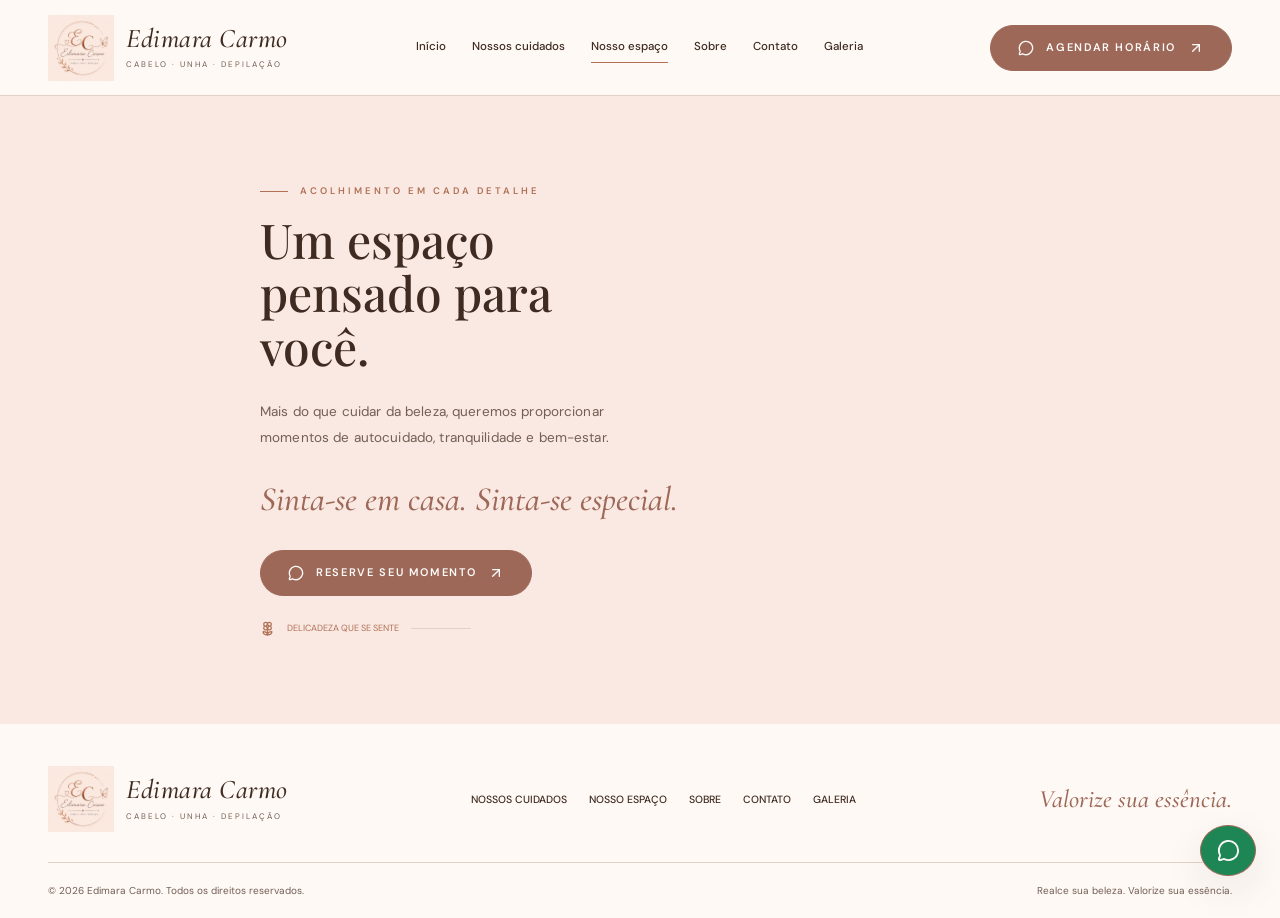
<file: espaco.html>
<!DOCTYPE html>
<html lang="pt-BR"><head><meta charset="utf-8"/><meta content="width=device-width, initial-scale=1" name="viewport"/><title>Nosso espaço | Edimara Carmo</title><meta content="Edimara Carmo" name="author"/><meta content="Um espaço pensado para seu autocuidado, tranquilidade e bem-estar." name="description"/><meta content="Nosso espaço | Edimara Carmo" property="og:title"/><meta content="Um espaço pensado para seu autocuidado, tranquilidade e bem-estar." property="og:description"/><meta content="website" property="og:type"/><meta content="pt_BR" property="og:locale"/><meta content="Edimara Carmo" property="og:site_name"/><meta content="#fdf8f5" name="theme-color"/><meta content="summary_large_image" name="twitter:card"/><link href="assets/favicon.png" rel="icon" type="image/png"/><link href="https://fonts.googleapis.com" rel="preconnect"/><link crossorigin="anonymous" href="https://fonts.gstatic.com" rel="preconnect"/><link href="css/styles.css" rel="stylesheet"/><link href="https://fonts.googleapis.com/css2?family=Playfair+Display:ital,wght@0,400..900;1,400..900&amp;family=DM+Sans:ital,opsz,wght@0,9..40,300..700;1,9..40,300..700&amp;family=Cormorant+Garamond:ital,wght@0,300..700;1,300..700&amp;display=swap" rel="stylesheet"/></head><body><!--$--><header class="site-header"><div class="wrap header-inner"><a aria-label="Edimara Carmo — início" class="brand" href="index.html"><img alt="Logo Edimara Carmo" height="66" src="assets/edimara-carmo-logo.png" width="66"/><div><div class="brand-name">Edimara Carmo</div><div class="brand-tag">Cabelo · Unha · Depilação</div></div></a><nav aria-label="Navegação principal" class="desktop-nav"><a class="" href="index.html">Início</a><a class="" href="servicos.html">Nossos cuidados</a><a aria-current="page" class="active" href="espaco.html">Nosso espaço</a><a class="" href="sobre.html">Sobre</a><a class="" href="contato.html">Contato</a><a class="" href="galeria.html">Galeria</a></nav><button aria-haspopup="dialog" class="inline-flex items-center justify-center gap-2 whitespace-nowrap rounded-md text-sm font-medium cursor-pointer transition-colors focus-visible:outline-none focus-visible:ring-1 focus-visible:ring-ring disabled:pointer-events-none disabled:opacity-50 disabled:cursor-not-allowed [&amp;_svg]:pointer-events-none [&amp;_svg]:size-4 [&amp;_svg]:shrink-0 salon-button h-9 px-4 py-2 header-booking" data-booking="" type="button"><svg aria-hidden="true" class="lucide lucide-message-circle" fill="none" height="24" stroke="currentColor" stroke-linecap="round" stroke-linejoin="round" stroke-width="2" viewbox="0 0 24 24" width="24" xmlns="http://www.w3.org/2000/svg"><path d="M2.992 16.342a2 2 0 0 1 .094 1.167l-1.065 3.29a1 1 0 0 0 1.236 1.168l3.413-.998a2 2 0 0 1 1.099.092 10 10 0 1 0-4.777-4.719"></path></svg>Agendar horário<svg aria-hidden="true" class="lucide lucide-arrow-up-right" fill="none" height="24" stroke="currentColor" stroke-linecap="round" stroke-linejoin="round" stroke-width="2" viewbox="0 0 24 24" width="24" xmlns="http://www.w3.org/2000/svg"><path d="M7 7h10v10"></path><path d="M7 17 17 7"></path></svg></button><button aria-controls="mobile-navigation" aria-expanded="false" aria-label="Abrir menu" class="inline-flex items-center justify-center gap-2 whitespace-nowrap rounded-md text-sm font-medium cursor-pointer transition-colors focus-visible:outline-none focus-visible:ring-1 focus-visible:ring-ring disabled:pointer-events-none disabled:opacity-50 disabled:cursor-not-allowed [&amp;_svg]:pointer-events-none [&amp;_svg]:size-4 [&amp;_svg]:shrink-0 hover:bg-accent hover:text-accent-foreground h-9 w-9 mobile-menu-button" data-menu=""><svg aria-hidden="true" class="lucide lucide-menu" fill="none" height="24" stroke="currentColor" stroke-linecap="round" stroke-linejoin="round" stroke-width="2" viewbox="0 0 24 24" width="24" xmlns="http://www.w3.org/2000/svg"><path d="M4 5h16"></path><path d="M4 12h16"></path><path d="M4 19h16"></path></svg></button></div></header><main><section class="section space-section"><div class="wrap space-grid space-solo"><div class="space-copy"><div class="eyebrow">Acolhimento em cada detalhe</div><h2>Um espaço<br/>pensado para você.</h2><p class="section-intro">Mais do que cuidar da beleza, queremos proporcionar momentos de autocuidado, tranquilidade e bem-estar.</p><span class="script">Sinta-se em casa. Sinta-se especial.</span><button aria-haspopup="dialog" class="inline-flex items-center justify-center gap-2 whitespace-nowrap rounded-md text-sm font-medium cursor-pointer transition-colors focus-visible:outline-none focus-visible:ring-1 focus-visible:ring-ring disabled:pointer-events-none disabled:opacity-50 disabled:cursor-not-allowed [&amp;_svg]:pointer-events-none [&amp;_svg]:size-4 [&amp;_svg]:shrink-0 salon-button h-9 px-4 py-2" data-booking="" type="button"><svg aria-hidden="true" class="lucide lucide-message-circle" fill="none" height="24" stroke="currentColor" stroke-linecap="round" stroke-linejoin="round" stroke-width="2" viewbox="0 0 24 24" width="24" xmlns="http://www.w3.org/2000/svg"><path d="M2.992 16.342a2 2 0 0 1 .094 1.167l-1.065 3.29a1 1 0 0 0 1.236 1.168l3.413-.998a2 2 0 0 1 1.099.092 10 10 0 1 0-4.777-4.719"></path></svg>Reserve seu momento<svg aria-hidden="true" class="lucide lucide-arrow-up-right" fill="none" height="24" stroke="currentColor" stroke-linecap="round" stroke-linejoin="round" stroke-width="2" viewbox="0 0 24 24" width="24" xmlns="http://www.w3.org/2000/svg"><path d="M7 7h10v10"></path><path d="M7 17 17 7"></path></svg></button><div class="leaf-line"><svg aria-hidden="true" class="lucide lucide-flower2 lucide-flower-2" fill="none" height="15" stroke="currentColor" stroke-linecap="round" stroke-linejoin="round" stroke-width="2" viewbox="0 0 24 24" width="15" xmlns="http://www.w3.org/2000/svg"><path d="M12 5a3 3 0 1 1 3 3m-3-3a3 3 0 1 0-3 3m3-3v1M9 8a3 3 0 1 0 3 3M9 8h1m5 0a3 3 0 1 1-3 3m3-3h-1m-2 3v-1"></path><circle cx="12" cy="8" r="2"></circle><path d="M12 10v12"></path><path d="M12 22c4.2 0 7-1.667 7-5-4.2 0-7 1.667-7 5Z"></path><path d="M12 22c-4.2 0-7-1.667-7-5 4.2 0 7 1.667 7 5Z"></path></svg> DELICADEZA QUE SE SENTE</div></div></div></section></main><footer class="footer"><div class="wrap"><div class="footer-top"><a aria-label="Edimara Carmo — início" class="brand" href="index.html"><img alt="Logo Edimara Carmo" height="66" src="assets/edimara-carmo-logo.png" width="66"/><div><div class="brand-name">Edimara Carmo</div><div class="brand-tag">Cabelo · Unha · Depilação</div></div></a><nav aria-label="Rodapé" class="footer-nav"><a href="servicos.html">Nossos cuidados</a><a aria-current="page" class="active" href="espaco.html">Nosso espaço</a><a href="sobre.html">Sobre</a><a href="contato.html">Contato</a><a href="galeria.html">Galeria</a></nav><span class="script">Valorize sua essência.</span></div><div class="footer-bottom"><span>© <!-- -->2026<!-- --> Edimara Carmo. Todos os direitos reservados.</span><span>Realce sua beleza. Valorize sua essência.</span></div></div></footer><button aria-haspopup="dialog" aria-label="Agendamento pelo WhatsApp" class="inline-flex items-center justify-center gap-2 whitespace-nowrap rounded-md text-sm font-medium cursor-pointer transition-colors focus-visible:outline-none focus-visible:ring-1 focus-visible:ring-ring disabled:pointer-events-none disabled:opacity-50 disabled:cursor-not-allowed [&amp;_svg]:pointer-events-none [&amp;_svg]:size-4 [&amp;_svg]:shrink-0 salon-button h-9 px-4 py-2 floating-whatsapp" data-booking="" title="Agendamento pelo WhatsApp" type="button"><svg aria-hidden="true" class="lucide lucide-message-circle" fill="none" height="24" stroke="currentColor" stroke-linecap="round" stroke-linejoin="round" stroke-width="2" viewbox="0 0 24 24" width="24" xmlns="http://www.w3.org/2000/svg"><path d="M2.992 16.342a2 2 0 0 1 .094 1.167l-1.065 3.29a1 1 0 0 0 1.236 1.168l3.413-.998a2 2 0 0 1 1.099.092 10 10 0 1 0-4.777-4.719"></path></svg></button><!--/$--><script src="js/config.js"></script><script src="js/main.js"></script></body></html>
</file>
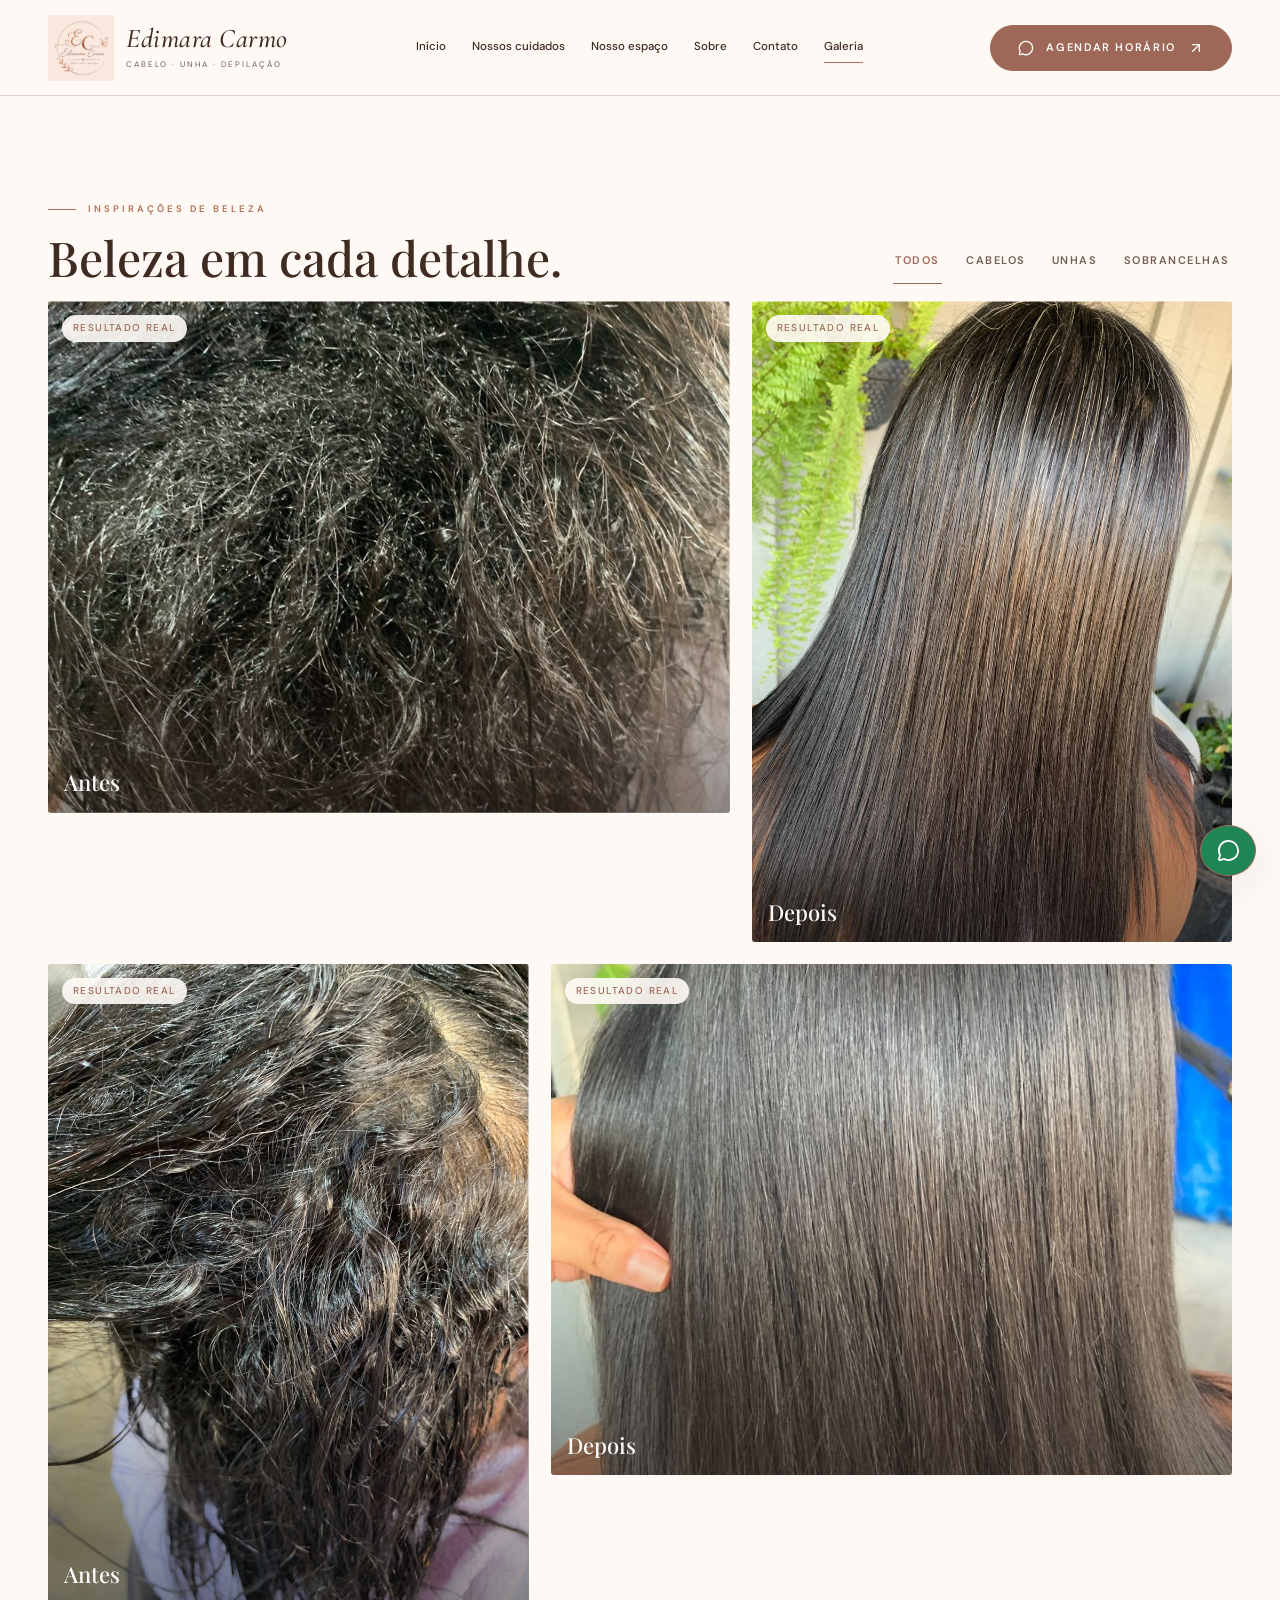
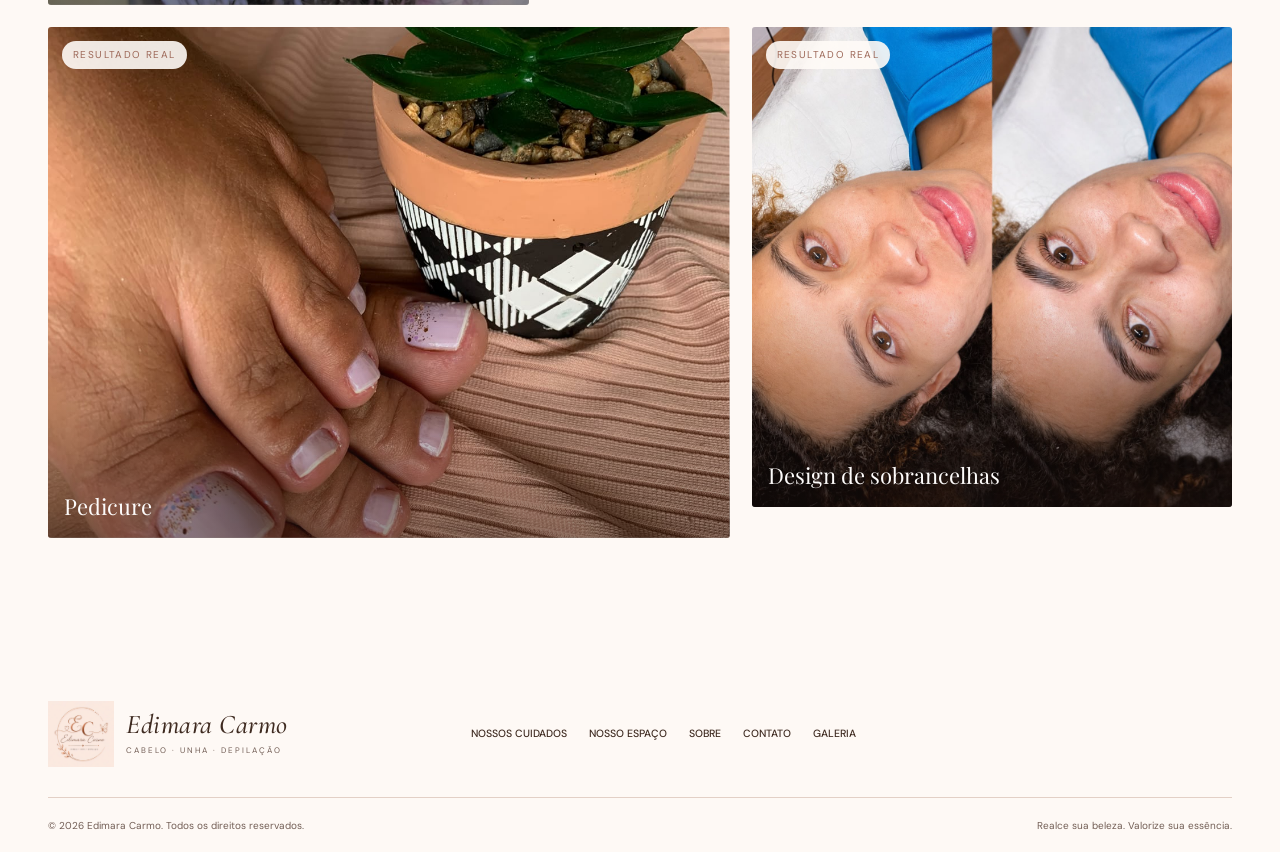
<file: galeria.html>
<!DOCTYPE html>
<html lang="pt-BR"><head><meta charset="utf-8"/><meta content="width=device-width, initial-scale=1" name="viewport"/><title>Inspirações de beleza | Edimara Carmo</title><meta content="Edimara Carmo" name="author"/><meta content="Beleza em cada detalhe: uma galeria de inspirações de cabelos, unhas e cuidados." name="description"/><meta content="Inspirações de beleza | Edimara Carmo" property="og:title"/><meta content="Beleza em cada detalhe: uma galeria de inspirações de cabelos, unhas e cuidados." property="og:description"/><meta content="website" property="og:type"/><meta content="pt_BR" property="og:locale"/><meta content="Edimara Carmo" property="og:site_name"/><meta content="#fdf8f5" name="theme-color"/><meta content="summary_large_image" name="twitter:card"/><link href="assets/favicon.png" rel="icon" type="image/png"/><link href="https://fonts.googleapis.com" rel="preconnect"/><link crossorigin="anonymous" href="https://fonts.gstatic.com" rel="preconnect"/><link href="css/styles.css" rel="stylesheet"/><link href="https://fonts.googleapis.com/css2?family=Playfair+Display:ital,wght@0,400..900;1,400..900&amp;family=DM+Sans:ital,opsz,wght@0,9..40,300..700;1,9..40,300..700&amp;family=Cormorant+Garamond:ital,wght@0,300..700;1,300..700&amp;display=swap" rel="stylesheet"/></head><body><!--$--><header class="site-header"><div class="wrap header-inner"><a aria-label="Edimara Carmo — início" class="brand" href="index.html"><img alt="Logo Edimara Carmo" height="66" src="assets/edimara-carmo-logo.png" width="66"/><div><div class="brand-name">Edimara Carmo</div><div class="brand-tag">Cabelo · Unha · Depilação</div></div></a><nav aria-label="Navegação principal" class="desktop-nav"><a class="" href="index.html">Início</a><a class="" href="servicos.html">Nossos cuidados</a><a class="" href="espaco.html">Nosso espaço</a><a class="" href="sobre.html">Sobre</a><a class="" href="contato.html">Contato</a><a aria-current="page" class="active" href="galeria.html">Galeria</a></nav><button aria-haspopup="dialog" class="inline-flex items-center justify-center gap-2 whitespace-nowrap rounded-md text-sm font-medium cursor-pointer transition-colors focus-visible:outline-none focus-visible:ring-1 focus-visible:ring-ring disabled:pointer-events-none disabled:opacity-50 disabled:cursor-not-allowed [&amp;_svg]:pointer-events-none [&amp;_svg]:size-4 [&amp;_svg]:shrink-0 salon-button h-9 px-4 py-2 header-booking" data-booking="" type="button"><svg aria-hidden="true" class="lucide lucide-message-circle" fill="none" height="24" stroke="currentColor" stroke-linecap="round" stroke-linejoin="round" stroke-width="2" viewbox="0 0 24 24" width="24" xmlns="http://www.w3.org/2000/svg"><path d="M2.992 16.342a2 2 0 0 1 .094 1.167l-1.065 3.29a1 1 0 0 0 1.236 1.168l3.413-.998a2 2 0 0 1 1.099.092 10 10 0 1 0-4.777-4.719"></path></svg>Agendar horário<svg aria-hidden="true" class="lucide lucide-arrow-up-right" fill="none" height="24" stroke="currentColor" stroke-linecap="round" stroke-linejoin="round" stroke-width="2" viewbox="0 0 24 24" width="24" xmlns="http://www.w3.org/2000/svg"><path d="M7 7h10v10"></path><path d="M7 17 17 7"></path></svg></button><button aria-controls="mobile-navigation" aria-expanded="false" aria-label="Abrir menu" class="inline-flex items-center justify-center gap-2 whitespace-nowrap rounded-md text-sm font-medium cursor-pointer transition-colors focus-visible:outline-none focus-visible:ring-1 focus-visible:ring-ring disabled:pointer-events-none disabled:opacity-50 disabled:cursor-not-allowed [&amp;_svg]:pointer-events-none [&amp;_svg]:size-4 [&amp;_svg]:shrink-0 hover:bg-accent hover:text-accent-foreground h-9 w-9 mobile-menu-button" data-menu=""><svg aria-hidden="true" class="lucide lucide-menu" fill="none" height="24" stroke="currentColor" stroke-linecap="round" stroke-linejoin="round" stroke-width="2" viewbox="0 0 24 24" width="24" xmlns="http://www.w3.org/2000/svg"><path d="M4 5h16"></path><path d="M4 12h16"></path><path d="M4 19h16"></path></svg></button></div></header><main><section class="section"><div class="wrap"><div class="section-heading"><div><div class="eyebrow">Inspirações de beleza</div><h2>Beleza em cada detalhe.</h2></div><div aria-label="Filtrar galeria" class="gallery-tabs" role="group"><button aria-pressed="true" class="inline-flex items-center justify-center gap-2 whitespace-nowrap rounded-md text-sm font-medium cursor-pointer transition-colors focus-visible:outline-none focus-visible:ring-1 focus-visible:ring-ring disabled:pointer-events-none disabled:opacity-50 disabled:cursor-not-allowed [&amp;_svg]:pointer-events-none [&amp;_svg]:size-4 [&amp;_svg]:shrink-0 hover:bg-accent hover:text-accent-foreground h-9 px-4 py-2 selected" data-filter="Todos">Todos</button><button aria-pressed="false" class="inline-flex items-center justify-center gap-2 whitespace-nowrap rounded-md text-sm font-medium cursor-pointer transition-colors focus-visible:outline-none focus-visible:ring-1 focus-visible:ring-ring disabled:pointer-events-none disabled:opacity-50 disabled:cursor-not-allowed [&amp;_svg]:pointer-events-none [&amp;_svg]:size-4 [&amp;_svg]:shrink-0 hover:bg-accent hover:text-accent-foreground h-9 px-4 py-2" data-filter="Cabelos">Cabelos</button><button aria-pressed="false" class="inline-flex items-center justify-center gap-2 whitespace-nowrap rounded-md text-sm font-medium cursor-pointer transition-colors focus-visible:outline-none focus-visible:ring-1 focus-visible:ring-ring disabled:pointer-events-none disabled:opacity-50 disabled:cursor-not-allowed [&amp;_svg]:pointer-events-none [&amp;_svg]:size-4 [&amp;_svg]:shrink-0 hover:bg-accent hover:text-accent-foreground h-9 px-4 py-2" data-filter="Unhas" type="button">Unhas</button><button aria-pressed="false" class="inline-flex items-center justify-center gap-2 whitespace-nowrap rounded-md text-sm font-medium cursor-pointer transition-colors focus-visible:outline-none focus-visible:ring-1 focus-visible:ring-ring disabled:pointer-events-none disabled:opacity-50 disabled:cursor-not-allowed [&amp;_svg]:pointer-events-none [&amp;_svg]:size-4 [&amp;_svg]:shrink-0 hover:bg-accent hover:text-accent-foreground h-9 px-4 py-2" data-filter="Sobrancelhas" type="button">Sobrancelhas</button></div></div><div class="gallery-grid"><button aria-haspopup="dialog" aria-label="Ampliar Antes" class="inline-flex items-center justify-center gap-2 whitespace-nowrap rounded-md text-sm font-medium cursor-pointer transition-colors focus-visible:outline-none focus-visible:ring-1 focus-visible:ring-ring disabled:pointer-events-none disabled:opacity-50 disabled:cursor-not-allowed [&amp;_svg]:pointer-events-none [&amp;_svg]:size-4 [&amp;_svg]:shrink-0 hover:bg-accent hover:text-accent-foreground h-9 px-4 py-2 gallery-item" data-category="Cabelos" data-caption="Cabelo antes do atendimento no salão." data-lightbox="" type="button"><img alt="Cabelo antes do atendimento" height="1200" loading="lazy" src="assets/resultado-antes-1.jpg" width="900"/><span class="gallery-label">Antes</span></button><button aria-haspopup="dialog" aria-label="Ampliar Depois" class="inline-flex items-center justify-center gap-2 whitespace-nowrap rounded-md text-sm font-medium cursor-pointer transition-colors focus-visible:outline-none focus-visible:ring-1 focus-visible:ring-ring disabled:pointer-events-none disabled:opacity-50 disabled:cursor-not-allowed [&amp;_svg]:pointer-events-none [&amp;_svg]:size-4 [&amp;_svg]:shrink-0 hover:bg-accent hover:text-accent-foreground h-9 px-4 py-2 gallery-item" data-category="Cabelos" data-caption="Cabelo depois do atendimento no salão." data-lightbox="" type="button"><img alt="Cabelo depois do atendimento" height="1200" loading="lazy" src="assets/resultado-depois-1.jpg" width="900"/><span class="gallery-label">Depois</span></button><button aria-haspopup="dialog" aria-label="Ampliar Antes" class="inline-flex items-center justify-center gap-2 whitespace-nowrap rounded-md text-sm font-medium cursor-pointer transition-colors focus-visible:outline-none focus-visible:ring-1 focus-visible:ring-ring disabled:pointer-events-none disabled:opacity-50 disabled:cursor-not-allowed [&amp;_svg]:pointer-events-none [&amp;_svg]:size-4 [&amp;_svg]:shrink-0 hover:bg-accent hover:text-accent-foreground h-9 px-4 py-2 gallery-item" data-category="Cabelos" data-caption="Cabelo antes do atendimento no salão." data-lightbox="" type="button"><img alt="Cabelo antes do atendimento, com fios embaraçados" height="1200" loading="lazy" src="assets/resultado-antes-2.jpg" width="900"/><span class="gallery-label">Antes</span></button><button aria-haspopup="dialog" aria-label="Ampliar Depois" class="inline-flex items-center justify-center gap-2 whitespace-nowrap rounded-md text-sm font-medium cursor-pointer transition-colors focus-visible:outline-none focus-visible:ring-1 focus-visible:ring-ring disabled:pointer-events-none disabled:opacity-50 disabled:cursor-not-allowed [&amp;_svg]:pointer-events-none [&amp;_svg]:size-4 [&amp;_svg]:shrink-0 hover:bg-accent hover:text-accent-foreground h-9 px-4 py-2 gallery-item" data-category="Cabelos" data-caption="Cabelo depois do atendimento no salão." data-lightbox="" type="button"><img alt="Cabelo depois do atendimento, liso e brilhante" height="1200" loading="lazy" src="assets/resultado-depois-2.jpg" width="900"/><span class="gallery-label">Depois</span></button><button aria-haspopup="dialog" aria-label="Ampliar foto de pedicure" class="gallery-item" data-category="Unhas" data-caption="Pedicure com esmaltação rosa claro e detalhes delicados." data-lightbox="" type="button"><img alt="Pedicure com esmaltação rosa claro e detalhes delicados" height="1600" loading="lazy" src="assets/pedicure-unhas.jpg" width="1200"/><span class="gallery-label">Pedicure</span></button><button aria-haspopup="dialog" aria-label="Ampliar antes e depois do design de sobrancelhas" class="gallery-item square" data-category="Sobrancelhas" data-caption="Antes e depois do design de sobrancelhas." data-lightbox="" type="button"><img alt="Antes e depois do design de sobrancelhas" height="1254" loading="lazy" src="assets/design-sobrancelhas-antes-depois.jpg" width="1254"/><span class="gallery-label">Design de sobrancelhas</span></button></div><p class="demonstrative">Resultados reais de atendimentos no nosso salão.</p></div></section></main><footer class="footer"><div class="wrap"><div class="footer-top"><a aria-label="Edimara Carmo — início" class="brand" href="index.html"><img alt="Logo Edimara Carmo" height="66" src="assets/edimara-carmo-logo.png" width="66"/><div><div class="brand-name">Edimara Carmo</div><div class="brand-tag">Cabelo · Unha · Depilação</div></div></a><nav aria-label="Rodapé" class="footer-nav"><a href="servicos.html">Nossos cuidados</a><a href="espaco.html">Nosso espaço</a><a href="sobre.html">Sobre</a><a href="contato.html">Contato</a><a aria-current="page" class="active" href="galeria.html">Galeria</a></nav><span class="script">Valorize sua essência.</span></div><div class="footer-bottom"><span>© <!-- -->2026<!-- --> Edimara Carmo. Todos os direitos reservados.</span><span>Realce sua beleza. Valorize sua essência.</span></div></div></footer><button aria-haspopup="dialog" aria-label="Agendamento pelo WhatsApp" class="inline-flex items-center justify-center gap-2 whitespace-nowrap rounded-md text-sm font-medium cursor-pointer transition-colors focus-visible:outline-none focus-visible:ring-1 focus-visible:ring-ring disabled:pointer-events-none disabled:opacity-50 disabled:cursor-not-allowed [&amp;_svg]:pointer-events-none [&amp;_svg]:size-4 [&amp;_svg]:shrink-0 salon-button h-9 px-4 py-2 floating-whatsapp" data-booking="" title="Agendamento pelo WhatsApp" type="button"><svg aria-hidden="true" class="lucide lucide-message-circle" fill="none" height="24" stroke="currentColor" stroke-linecap="round" stroke-linejoin="round" stroke-width="2" viewbox="0 0 24 24" width="24" xmlns="http://www.w3.org/2000/svg"><path d="M2.992 16.342a2 2 0 0 1 .094 1.167l-1.065 3.29a1 1 0 0 0 1.236 1.168l3.413-.998a2 2 0 0 1 1.099.092 10 10 0 1 0-4.777-4.719"></path></svg></button><!--/$--><script src="js/config.js"></script><script src="js/main.js"></script></body></html>
</file>
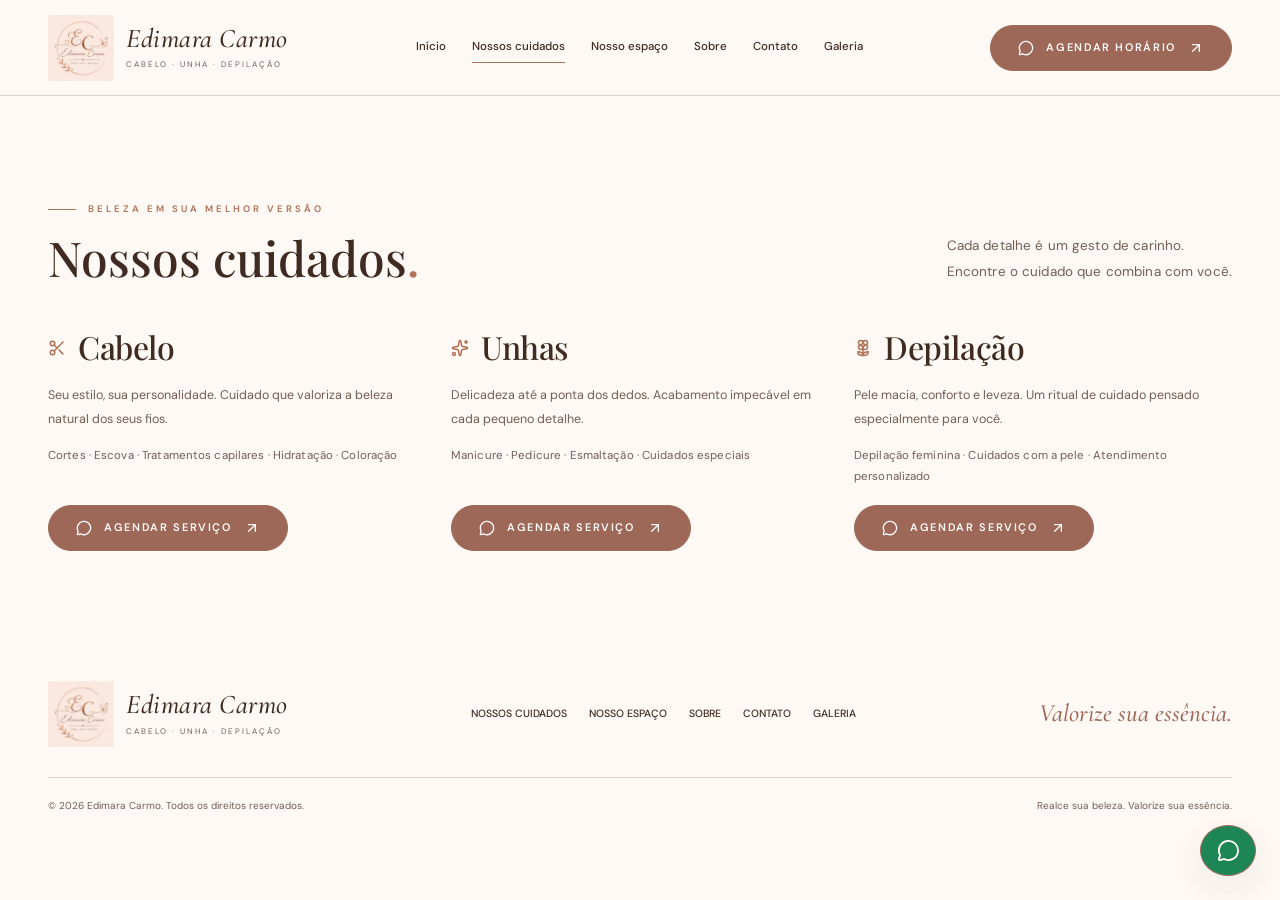
<file: servicos.html>
<!DOCTYPE html>
<html lang="pt-BR"><head><meta charset="utf-8"/><meta content="width=device-width, initial-scale=1" name="viewport"/><title>Nossos cuidados | Edimara Carmo</title><meta content="Edimara Carmo" name="author"/><meta content="Cabelo, unhas e depilação. Descubra os cuidados personalizados do salão Edimara Carmo." name="description"/><meta content="Nossos cuidados | Edimara Carmo" property="og:title"/><meta content="Cabelo, unhas e depilação. Descubra os cuidados personalizados do salão Edimara Carmo." property="og:description"/><meta content="website" property="og:type"/><meta content="pt_BR" property="og:locale"/><meta content="Edimara Carmo" property="og:site_name"/><meta content="#fdf8f5" name="theme-color"/><meta content="summary_large_image" name="twitter:card"/><link href="assets/favicon.png" rel="icon" type="image/png"/><link href="https://fonts.googleapis.com" rel="preconnect"/><link crossorigin="anonymous" href="https://fonts.gstatic.com" rel="preconnect"/><link href="css/styles.css" rel="stylesheet"/><link href="https://fonts.googleapis.com/css2?family=Playfair+Display:ital,wght@0,400..900;1,400..900&amp;family=DM+Sans:ital,opsz,wght@0,9..40,300..700;1,9..40,300..700&amp;family=Cormorant+Garamond:ital,wght@0,300..700;1,300..700&amp;display=swap" rel="stylesheet"/></head><body><!--$--><header class="site-header"><div class="wrap header-inner"><a aria-label="Edimara Carmo — início" class="brand" href="index.html"><img alt="Logo Edimara Carmo" height="66" src="assets/edimara-carmo-logo.png" width="66"/><div><div class="brand-name">Edimara Carmo</div><div class="brand-tag">Cabelo · Unha · Depilação</div></div></a><nav aria-label="Navegação principal" class="desktop-nav"><a class="" href="index.html">Início</a><a aria-current="page" class="active" href="servicos.html">Nossos cuidados</a><a class="" href="espaco.html">Nosso espaço</a><a class="" href="sobre.html">Sobre</a><a class="" href="contato.html">Contato</a><a class="" href="galeria.html">Galeria</a></nav><button aria-haspopup="dialog" class="inline-flex items-center justify-center gap-2 whitespace-nowrap rounded-md text-sm font-medium cursor-pointer transition-colors focus-visible:outline-none focus-visible:ring-1 focus-visible:ring-ring disabled:pointer-events-none disabled:opacity-50 disabled:cursor-not-allowed [&amp;_svg]:pointer-events-none [&amp;_svg]:size-4 [&amp;_svg]:shrink-0 salon-button h-9 px-4 py-2 header-booking" data-booking="" type="button"><svg aria-hidden="true" class="lucide lucide-message-circle" fill="none" height="24" stroke="currentColor" stroke-linecap="round" stroke-linejoin="round" stroke-width="2" viewbox="0 0 24 24" width="24" xmlns="http://www.w3.org/2000/svg"><path d="M2.992 16.342a2 2 0 0 1 .094 1.167l-1.065 3.29a1 1 0 0 0 1.236 1.168l3.413-.998a2 2 0 0 1 1.099.092 10 10 0 1 0-4.777-4.719"></path></svg>Agendar horário<svg aria-hidden="true" class="lucide lucide-arrow-up-right" fill="none" height="24" stroke="currentColor" stroke-linecap="round" stroke-linejoin="round" stroke-width="2" viewbox="0 0 24 24" width="24" xmlns="http://www.w3.org/2000/svg"><path d="M7 7h10v10"></path><path d="M7 17 17 7"></path></svg></button><button aria-controls="mobile-navigation" aria-expanded="false" aria-label="Abrir menu" class="inline-flex items-center justify-center gap-2 whitespace-nowrap rounded-md text-sm font-medium cursor-pointer transition-colors focus-visible:outline-none focus-visible:ring-1 focus-visible:ring-ring disabled:pointer-events-none disabled:opacity-50 disabled:cursor-not-allowed [&amp;_svg]:pointer-events-none [&amp;_svg]:size-4 [&amp;_svg]:shrink-0 hover:bg-accent hover:text-accent-foreground h-9 w-9 mobile-menu-button" data-menu=""><svg aria-hidden="true" class="lucide lucide-menu" fill="none" height="24" stroke="currentColor" stroke-linecap="round" stroke-linejoin="round" stroke-width="2" viewbox="0 0 24 24" width="24" xmlns="http://www.w3.org/2000/svg"><path d="M4 5h16"></path><path d="M4 12h16"></path><path d="M4 19h16"></path></svg></button></div></header><main><section class="section" id="cuidados"><div class="wrap"><div class="section-heading"><div><div class="eyebrow">Beleza em sua melhor versão</div><h2>Nossos cuidados<span class="text-copper">.</span></h2></div><p class="section-intro">Cada detalhe é um gesto de carinho.<br/>Encontre o cuidado que combina com você.</p></div><div class="services-grid"><div class="service-card"><div class="service-title"><svg aria-hidden="true" class="lucide lucide-scissors" fill="none" height="24" stroke="currentColor" stroke-linecap="round" stroke-linejoin="round" stroke-width="2" viewbox="0 0 24 24" width="24" xmlns="http://www.w3.org/2000/svg"><circle cx="6" cy="6" r="3"></circle><path d="M8.12 8.12 12 12"></path><path d="M20 4 8.12 15.88"></path><circle cx="6" cy="18" r="3"></circle><path d="M14.8 14.8 20 20"></path></svg><h3>Cabelo</h3></div><p>Seu estilo, sua personalidade. Cuidado que valoriza a beleza natural dos seus fios.</p><div class="service-list">Cortes · Escova · Tratamentos capilares · Hidratação · Coloração</div><button aria-haspopup="dialog" class="inline-flex items-center justify-center gap-2 whitespace-nowrap rounded-md text-sm font-medium cursor-pointer transition-colors focus-visible:outline-none focus-visible:ring-1 focus-visible:ring-ring disabled:pointer-events-none disabled:opacity-50 disabled:cursor-not-allowed [&amp;_svg]:pointer-events-none [&amp;_svg]:size-4 [&amp;_svg]:shrink-0 salon-button h-9 px-4 py-2" data-booking="" type="button"><svg aria-hidden="true" class="lucide lucide-message-circle" fill="none" height="24" stroke="currentColor" stroke-linecap="round" stroke-linejoin="round" stroke-width="2" viewbox="0 0 24 24" width="24" xmlns="http://www.w3.org/2000/svg"><path d="M2.992 16.342a2 2 0 0 1 .094 1.167l-1.065 3.29a1 1 0 0 0 1.236 1.168l3.413-.998a2 2 0 0 1 1.099.092 10 10 0 1 0-4.777-4.719"></path></svg>Agendar serviço<svg aria-hidden="true" class="lucide lucide-arrow-up-right" fill="none" height="24" stroke="currentColor" stroke-linecap="round" stroke-linejoin="round" stroke-width="2" viewbox="0 0 24 24" width="24" xmlns="http://www.w3.org/2000/svg"><path d="M7 7h10v10"></path><path d="M7 17 17 7"></path></svg></button></div><div class="service-card"><div class="service-title"><svg aria-hidden="true" class="lucide lucide-sparkles" fill="none" height="24" stroke="currentColor" stroke-linecap="round" stroke-linejoin="round" stroke-width="2" viewbox="0 0 24 24" width="24" xmlns="http://www.w3.org/2000/svg"><path d="M11.017 2.814a1 1 0 0 1 1.966 0l1.051 5.558a2 2 0 0 0 1.594 1.594l5.558 1.051a1 1 0 0 1 0 1.966l-5.558 1.051a2 2 0 0 0-1.594 1.594l-1.051 5.558a1 1 0 0 1-1.966 0l-1.051-5.558a2 2 0 0 0-1.594-1.594l-5.558-1.051a1 1 0 0 1 0-1.966l5.558-1.051a2 2 0 0 0 1.594-1.594z"></path><path d="M20 2v4"></path><path d="M22 4h-4"></path><circle cx="4" cy="20" r="2"></circle></svg><h3>Unhas</h3></div><p>Delicadeza até a ponta dos dedos. Acabamento impecável em cada pequeno detalhe.</p><div class="service-list">Manicure · Pedicure · Esmaltação · Cuidados especiais</div><button aria-haspopup="dialog" class="inline-flex items-center justify-center gap-2 whitespace-nowrap rounded-md text-sm font-medium cursor-pointer transition-colors focus-visible:outline-none focus-visible:ring-1 focus-visible:ring-ring disabled:pointer-events-none disabled:opacity-50 disabled:cursor-not-allowed [&amp;_svg]:pointer-events-none [&amp;_svg]:size-4 [&amp;_svg]:shrink-0 salon-button h-9 px-4 py-2" data-booking="" type="button"><svg aria-hidden="true" class="lucide lucide-message-circle" fill="none" height="24" stroke="currentColor" stroke-linecap="round" stroke-linejoin="round" stroke-width="2" viewbox="0 0 24 24" width="24" xmlns="http://www.w3.org/2000/svg"><path d="M2.992 16.342a2 2 0 0 1 .094 1.167l-1.065 3.29a1 1 0 0 0 1.236 1.168l3.413-.998a2 2 0 0 1 1.099.092 10 10 0 1 0-4.777-4.719"></path></svg>Agendar serviço<svg aria-hidden="true" class="lucide lucide-arrow-up-right" fill="none" height="24" stroke="currentColor" stroke-linecap="round" stroke-linejoin="round" stroke-width="2" viewbox="0 0 24 24" width="24" xmlns="http://www.w3.org/2000/svg"><path d="M7 7h10v10"></path><path d="M7 17 17 7"></path></svg></button></div><div class="service-card"><div class="service-title"><svg aria-hidden="true" class="lucide lucide-flower2 lucide-flower-2" fill="none" height="24" stroke="currentColor" stroke-linecap="round" stroke-linejoin="round" stroke-width="2" viewbox="0 0 24 24" width="24" xmlns="http://www.w3.org/2000/svg"><path d="M12 5a3 3 0 1 1 3 3m-3-3a3 3 0 1 0-3 3m3-3v1M9 8a3 3 0 1 0 3 3M9 8h1m5 0a3 3 0 1 1-3 3m3-3h-1m-2 3v-1"></path><circle cx="12" cy="8" r="2"></circle><path d="M12 10v12"></path><path d="M12 22c4.2 0 7-1.667 7-5-4.2 0-7 1.667-7 5Z"></path><path d="M12 22c-4.2 0-7-1.667-7-5 4.2 0 7 1.667 7 5Z"></path></svg><h3>Depilação</h3></div><p>Pele macia, conforto e leveza. Um ritual de cuidado pensado especialmente para você.</p><div class="service-list">Depilação feminina · Cuidados com a pele · Atendimento personalizado</div><button aria-haspopup="dialog" class="inline-flex items-center justify-center gap-2 whitespace-nowrap rounded-md text-sm font-medium cursor-pointer transition-colors focus-visible:outline-none focus-visible:ring-1 focus-visible:ring-ring disabled:pointer-events-none disabled:opacity-50 disabled:cursor-not-allowed [&amp;_svg]:pointer-events-none [&amp;_svg]:size-4 [&amp;_svg]:shrink-0 salon-button h-9 px-4 py-2" data-booking="" type="button"><svg aria-hidden="true" class="lucide lucide-message-circle" fill="none" height="24" stroke="currentColor" stroke-linecap="round" stroke-linejoin="round" stroke-width="2" viewbox="0 0 24 24" width="24" xmlns="http://www.w3.org/2000/svg"><path d="M2.992 16.342a2 2 0 0 1 .094 1.167l-1.065 3.29a1 1 0 0 0 1.236 1.168l3.413-.998a2 2 0 0 1 1.099.092 10 10 0 1 0-4.777-4.719"></path></svg>Agendar serviço<svg aria-hidden="true" class="lucide lucide-arrow-up-right" fill="none" height="24" stroke="currentColor" stroke-linecap="round" stroke-linejoin="round" stroke-width="2" viewbox="0 0 24 24" width="24" xmlns="http://www.w3.org/2000/svg"><path d="M7 7h10v10"></path><path d="M7 17 17 7"></path></svg></button></div></div></div></section></main><footer class="footer"><div class="wrap"><div class="footer-top"><a aria-label="Edimara Carmo — início" class="brand" href="index.html"><img alt="Logo Edimara Carmo" height="66" src="assets/edimara-carmo-logo.png" width="66"/><div><div class="brand-name">Edimara Carmo</div><div class="brand-tag">Cabelo · Unha · Depilação</div></div></a><nav aria-label="Rodapé" class="footer-nav"><a aria-current="page" class="active" href="servicos.html">Nossos cuidados</a><a href="espaco.html">Nosso espaço</a><a href="sobre.html">Sobre</a><a href="contato.html">Contato</a><a href="galeria.html">Galeria</a></nav><span class="script">Valorize sua essência.</span></div><div class="footer-bottom"><span>© <!-- -->2026<!-- --> Edimara Carmo. Todos os direitos reservados.</span><span>Realce sua beleza. Valorize sua essência.</span></div></div></footer><button aria-haspopup="dialog" aria-label="Agendamento pelo WhatsApp" class="inline-flex items-center justify-center gap-2 whitespace-nowrap rounded-md text-sm font-medium cursor-pointer transition-colors focus-visible:outline-none focus-visible:ring-1 focus-visible:ring-ring disabled:pointer-events-none disabled:opacity-50 disabled:cursor-not-allowed [&amp;_svg]:pointer-events-none [&amp;_svg]:size-4 [&amp;_svg]:shrink-0 salon-button h-9 px-4 py-2 floating-whatsapp" data-booking="" title="Agendamento pelo WhatsApp" type="button"><svg aria-hidden="true" class="lucide lucide-message-circle" fill="none" height="24" stroke="currentColor" stroke-linecap="round" stroke-linejoin="round" stroke-width="2" viewbox="0 0 24 24" width="24" xmlns="http://www.w3.org/2000/svg"><path d="M2.992 16.342a2 2 0 0 1 .094 1.167l-1.065 3.29a1 1 0 0 0 1.236 1.168l3.413-.998a2 2 0 0 1 1.099.092 10 10 0 1 0-4.777-4.719"></path></svg></button><!--/$--><script src="js/config.js"></script><script src="js/main.js"></script></body></html>
</file>
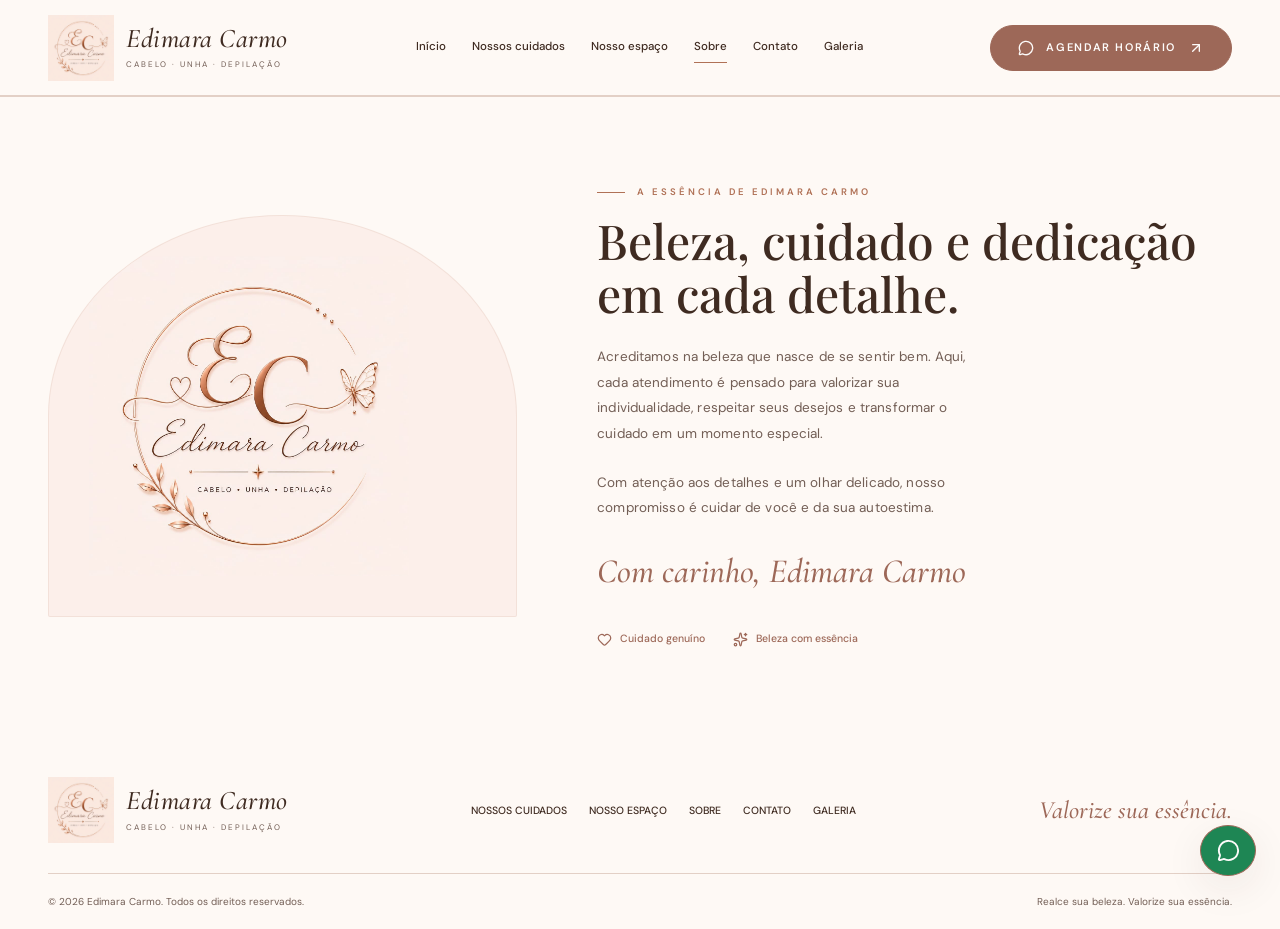
<file: sobre.html>
<!DOCTYPE html>
<html lang="pt-BR"><head><meta charset="utf-8"/><meta content="width=device-width, initial-scale=1" name="viewport"/><title>Nossa essência | Edimara Carmo</title><meta content="Edimara Carmo" name="author"/><meta content="Conheça a essência do salão Edimara Carmo: beleza, cuidado e dedicação em cada detalhe." name="description"/><meta content="Nossa essência | Edimara Carmo" property="og:title"/><meta content="Conheça a essência do salão Edimara Carmo: beleza, cuidado e dedicação em cada detalhe." property="og:description"/><meta content="website" property="og:type"/><meta content="pt_BR" property="og:locale"/><meta content="Edimara Carmo" property="og:site_name"/><meta content="#fdf8f5" name="theme-color"/><meta content="summary_large_image" name="twitter:card"/><link href="assets/favicon.png" rel="icon" type="image/png"/><link href="https://fonts.googleapis.com" rel="preconnect"/><link crossorigin="anonymous" href="https://fonts.gstatic.com" rel="preconnect"/><link href="css/styles.css" rel="stylesheet"/><link href="https://fonts.googleapis.com/css2?family=Playfair+Display:ital,wght@0,400..900;1,400..900&amp;family=DM+Sans:ital,opsz,wght@0,9..40,300..700;1,9..40,300..700&amp;family=Cormorant+Garamond:ital,wght@0,300..700;1,300..700&amp;display=swap" rel="stylesheet"/></head><body><!--$--><header class="site-header"><div class="wrap header-inner"><a aria-label="Edimara Carmo — início" class="brand" href="index.html"><img alt="Logo Edimara Carmo" height="66" src="assets/edimara-carmo-logo.png" width="66"/><div><div class="brand-name">Edimara Carmo</div><div class="brand-tag">Cabelo · Unha · Depilação</div></div></a><nav aria-label="Navegação principal" class="desktop-nav"><a class="" href="index.html">Início</a><a class="" href="servicos.html">Nossos cuidados</a><a class="" href="espaco.html">Nosso espaço</a><a aria-current="page" class="active" href="sobre.html">Sobre</a><a class="" href="contato.html">Contato</a><a class="" href="galeria.html">Galeria</a></nav><button aria-haspopup="dialog" class="inline-flex items-center justify-center gap-2 whitespace-nowrap rounded-md text-sm font-medium cursor-pointer transition-colors focus-visible:outline-none focus-visible:ring-1 focus-visible:ring-ring disabled:pointer-events-none disabled:opacity-50 disabled:cursor-not-allowed [&amp;_svg]:pointer-events-none [&amp;_svg]:size-4 [&amp;_svg]:shrink-0 salon-button h-9 px-4 py-2 header-booking" data-booking="" type="button"><svg aria-hidden="true" class="lucide lucide-message-circle" fill="none" height="24" stroke="currentColor" stroke-linecap="round" stroke-linejoin="round" stroke-width="2" viewbox="0 0 24 24" width="24" xmlns="http://www.w3.org/2000/svg"><path d="M2.992 16.342a2 2 0 0 1 .094 1.167l-1.065 3.29a1 1 0 0 0 1.236 1.168l3.413-.998a2 2 0 0 1 1.099.092 10 10 0 1 0-4.777-4.719"></path></svg>Agendar horário<svg aria-hidden="true" class="lucide lucide-arrow-up-right" fill="none" height="24" stroke="currentColor" stroke-linecap="round" stroke-linejoin="round" stroke-width="2" viewbox="0 0 24 24" width="24" xmlns="http://www.w3.org/2000/svg"><path d="M7 7h10v10"></path><path d="M7 17 17 7"></path></svg></button><button aria-controls="mobile-navigation" aria-expanded="false" aria-label="Abrir menu" class="inline-flex items-center justify-center gap-2 whitespace-nowrap rounded-md text-sm font-medium cursor-pointer transition-colors focus-visible:outline-none focus-visible:ring-1 focus-visible:ring-ring disabled:pointer-events-none disabled:opacity-50 disabled:cursor-not-allowed [&amp;_svg]:pointer-events-none [&amp;_svg]:size-4 [&amp;_svg]:shrink-0 hover:bg-accent hover:text-accent-foreground h-9 w-9 mobile-menu-button" data-menu=""><svg aria-hidden="true" class="lucide lucide-menu" fill="none" height="24" stroke="currentColor" stroke-linecap="round" stroke-linejoin="round" stroke-width="2" viewbox="0 0 24 24" width="24" xmlns="http://www.w3.org/2000/svg"><path d="M4 5h16"></path><path d="M4 12h16"></path><path d="M4 19h16"></path></svg></button></div></header><main><section class="section about-section"><div class="wrap about-grid"><div class="about-logo"><img alt="Edimara Carmo — identidade do salão" height="320" loading="lazy" src="assets/edimara-carmo-logo.png" width="320"/></div><div class="about-copy"><div class="eyebrow">A essência de Edimara Carmo</div><h2>Beleza, cuidado e dedicação em cada detalhe.</h2><p class="section-intro">Acreditamos na beleza que nasce de se sentir bem. Aqui, cada atendimento é pensado para valorizar sua individualidade, respeitar seus desejos e transformar o cuidado em um momento especial.</p><p class="section-intro">Com atenção aos detalhes e um olhar delicado, nosso compromisso é cuidar de você e da sua autoestima.</p><span class="script">Com carinho, Edimara Carmo</span><div class="about-values"><span><svg aria-hidden="true" class="lucide lucide-heart inline mr-2" fill="none" height="15" stroke="currentColor" stroke-linecap="round" stroke-linejoin="round" stroke-width="2" viewbox="0 0 24 24" width="15" xmlns="http://www.w3.org/2000/svg"><path d="M2 9.5a5.5 5.5 0 0 1 9.591-3.676.56.56 0 0 0 .818 0A5.49 5.49 0 0 1 22 9.5c0 2.29-1.5 4-3 5.5l-5.492 5.313a2 2 0 0 1-3 .019L5 15c-1.5-1.5-3-3.2-3-5.5"></path></svg>Cuidado genuíno</span><span><svg aria-hidden="true" class="lucide lucide-sparkles inline mr-2" fill="none" height="15" stroke="currentColor" stroke-linecap="round" stroke-linejoin="round" stroke-width="2" viewbox="0 0 24 24" width="15" xmlns="http://www.w3.org/2000/svg"><path d="M11.017 2.814a1 1 0 0 1 1.966 0l1.051 5.558a2 2 0 0 0 1.594 1.594l5.558 1.051a1 1 0 0 1 0 1.966l-5.558 1.051a2 2 0 0 0-1.594 1.594l-1.051 5.558a1 1 0 0 1-1.966 0l-1.051-5.558a2 2 0 0 0-1.594-1.594l-5.558-1.051a1 1 0 0 1 0-1.966l5.558-1.051a2 2 0 0 0 1.594-1.594z"></path><path d="M20 2v4"></path><path d="M22 4h-4"></path><circle cx="4" cy="20" r="2"></circle></svg>Beleza com essência</span></div></div></div></section></main><footer class="footer"><div class="wrap"><div class="footer-top"><a aria-label="Edimara Carmo — início" class="brand" href="index.html"><img alt="Logo Edimara Carmo" height="66" src="assets/edimara-carmo-logo.png" width="66"/><div><div class="brand-name">Edimara Carmo</div><div class="brand-tag">Cabelo · Unha · Depilação</div></div></a><nav aria-label="Rodapé" class="footer-nav"><a href="servicos.html">Nossos cuidados</a><a href="espaco.html">Nosso espaço</a><a aria-current="page" class="active" href="sobre.html">Sobre</a><a href="contato.html">Contato</a><a href="galeria.html">Galeria</a></nav><span class="script">Valorize sua essência.</span></div><div class="footer-bottom"><span>© <!-- -->2026<!-- --> Edimara Carmo. Todos os direitos reservados.</span><span>Realce sua beleza. Valorize sua essência.</span></div></div></footer><button aria-haspopup="dialog" aria-label="Agendamento pelo WhatsApp" class="inline-flex items-center justify-center gap-2 whitespace-nowrap rounded-md text-sm font-medium cursor-pointer transition-colors focus-visible:outline-none focus-visible:ring-1 focus-visible:ring-ring disabled:pointer-events-none disabled:opacity-50 disabled:cursor-not-allowed [&amp;_svg]:pointer-events-none [&amp;_svg]:size-4 [&amp;_svg]:shrink-0 salon-button h-9 px-4 py-2 floating-whatsapp" data-booking="" title="Agendamento pelo WhatsApp" type="button"><svg aria-hidden="true" class="lucide lucide-message-circle" fill="none" height="24" stroke="currentColor" stroke-linecap="round" stroke-linejoin="round" stroke-width="2" viewbox="0 0 24 24" width="24" xmlns="http://www.w3.org/2000/svg"><path d="M2.992 16.342a2 2 0 0 1 .094 1.167l-1.065 3.29a1 1 0 0 0 1.236 1.168l3.413-.998a2 2 0 0 1 1.099.092 10 10 0 1 0-4.777-4.719"></path></svg></button><!--/$--><script src="js/config.js"></script><script src="js/main.js"></script></body></html>
</file>
<file: css/styles.css>
@layer properties;
@layer theme, base, components, utilities;
@layer theme {
  :root, :host { --font-sans: "DM Sans", ui-sans-serif, system-ui, sans-serif; --font-mono: ui-monospace, SFMono-Regular, Menlo, Monaco, Consolas, "Liberation Mono",
      "Courier New", monospace; --color-black: #000; --spacing: 0.25rem; --container-sm: 24rem; --container-md: 28rem; --container-lg: 32rem; --text-xs: 0.75rem; --text-xs--line-height: calc(1 / 0.75); --text-sm: 0.875rem; --text-sm--line-height: calc(1.25 / 0.875); --text-base: 1rem; --text-base--line-height: calc(1.5 / 1); --text-lg: 1.125rem; --text-lg--line-height: calc(1.75 / 1.125); --text-xl: 1.25rem; --text-xl--line-height: calc(1.75 / 1.25); --text-3xl: 1.875rem; --text-3xl--line-height: calc(2.25 / 1.875); --text-7xl: 4.5rem; --text-7xl--line-height: 1; --font-weight-normal: 400; --font-weight-medium: 500; --font-weight-semibold: 600; --font-weight-bold: 700; --tracking-tight: -0.025em; --tracking-widest: 0.1em; --leading-relaxed: 1.625; --radius-sm: 0.25rem; --radius-xl: 0.75rem; --ease-in-out: cubic-bezier(0.4, 0, 0.2, 1); --animate-pulse: pulse 2s cubic-bezier(0.4, 0, 0.6, 1) infinite; --blur-sm: 8px; --aspect-video: 16 / 9; --default-transition-duration: 150ms; --default-transition-timing-function: cubic-bezier(0.4, 0, 0.2, 1); --default-font-family: "DM Sans", ui-sans-serif, system-ui, sans-serif; --default-mono-font-family: var(--font-mono); --font-display: "Playfair Display", "Cormorant Garamond", Georgia, serif; --font-script: "Cormorant Garamond", Georgia, serif; --color-border: var(--border); }
}
@layer base {
  *, ::after, ::before, ::backdrop, ::file-selector-button { box-sizing: border-box; margin: 0px; padding: 0px; border: 0px solid; }
  html, :host { line-height: 1.5; text-size-adjust: 100%; tab-size: 4; font-family: var(--default-font-family, -apple-system, BlinkMacSystemFont, "Segoe UI", Roboto, "Helvetica Neue", "Noto Sans", Arial, sans-serif, "Apple Color Emoji", "Segoe UI Emoji", "Segoe UI Symbol", "Noto Color Emoji"); font-feature-settings: var(--default-font-feature-settings, normal); font-variation-settings: var(--default-font-variation-settings, normal); -webkit-tap-highlight-color: transparent; }
  hr { height: 0px; color: inherit; border-top-width: 1px; }
  abbr:where([title]) { text-decoration: underline dotted; }
  h1, h2, h3, h4, h5, h6 { font-size: inherit; font-weight: inherit; }
  a { color: inherit; text-decoration: inherit; }
  b, strong { font-weight: bolder; }
  code, kbd, samp, pre { font-family: var(--default-mono-font-family, ui-monospace, SFMono-Regular, Menlo, Monaco, Consolas, "Liberation Mono", "Courier New", monospace); font-feature-settings: var(--default-mono-font-feature-settings, normal); font-variation-settings: var(--default-mono-font-variation-settings, normal); font-size: 1em; }
  small { font-size: 80%; }
  sub, sup { font-size: 75%; line-height: 0; position: relative; vertical-align: baseline; }
  sub { bottom: -0.25em; }
  sup { top: -0.5em; }
  table { text-indent: 0px; border-color: inherit; border-collapse: collapse; }
  progress { vertical-align: baseline; }
  summary { display: list-item; }
  ol, ul, menu { list-style: none; }
  img, svg, video, canvas, audio, iframe, embed, object { display: block; vertical-align: middle; }
  img, video { max-width: 100%; height: auto; }
  button, input, select, optgroup, textarea, ::file-selector-button { font: inherit; letter-spacing: inherit; color: inherit; border-radius: 0px; background-color: transparent; opacity: 1; }
  :where(select:is([multiple], [size])) optgroup { font-weight: bolder; }
  :where(select:is([multiple], [size])) optgroup option { padding-inline-start: 20px; }
  ::file-selector-button { margin-inline-end: 4px; }
  ::placeholder { opacity: 1; }
  @supports (not (-webkit-appearance: -apple-pay-button)) or (contain-intrinsic-size: 1px) {
  ::placeholder {
  color: currentcolor;
  @supports (color: color-mix(in lab, red, red)) {
  color: color-mix(currentcolor, transparent);
}
}
}
  textarea { resize: vertical; }
  ::-webkit-search-decoration { appearance: none; }
  ::-webkit-date-and-time-value { min-height: 1lh; text-align: inherit; }
  ::-webkit-datetime-edit { display: inline-flex; }
  ::-webkit-datetime-edit-fields-wrapper { padding: 0px; }
  ::-webkit-datetime-edit, ::-webkit-datetime-edit-year-field, ::-webkit-datetime-edit-month-field, ::-webkit-datetime-edit-day-field, ::-webkit-datetime-edit-hour-field, ::-webkit-datetime-edit-minute-field, ::-webkit-datetime-edit-second-field, ::-webkit-datetime-edit-millisecond-field, ::-webkit-datetime-edit-meridiem-field { padding-block: 0px; }
  ::-webkit-calendar-picker-indicator { line-height: 1; }
  button, input:where([type="button"], [type="reset"], [type="submit"]), ::file-selector-button { appearance: button; }
  ::-webkit-inner-spin-button, ::-webkit-outer-spin-button { height: auto; }
  [hidden]:where(:not([hidden="until-found"])) { display: none !important; }
}
@layer utilities {
  .pointer-events-none { pointer-events: none; }
  .invisible { visibility: hidden; }
  .sr-only { position: absolute; width: 1px; height: 1px; padding: 0px; margin: -1px; overflow: hidden; clip-path: inset(50%); white-space: nowrap; border-width: 0px; }
  .absolute { position: absolute; }
  .fixed { position: fixed; }
  .relative { position: relative; }
  .inset-0 { inset: 0px; }
  .inset-x-0 { inset-inline: 0px; }
  .inset-y-0 { inset-block: 0px; }
  .-top-12 { top: calc(var(--spacing) * -12); }
  .top-0 { top: 0px; }
  .top-1\.5 { top: calc(var(--spacing) * 1.5); }
  .top-1\/2 { top: calc(50%); }
  .top-3\.5 { top: calc(var(--spacing) * 3.5); }
  .top-4 { top: calc(var(--spacing) * 4); }
  .top-\[1px\] { top: 1px; }
  .top-\[50\%\] { top: 50%; }
  .top-\[60\%\] { top: 60%; }
  .top-full { top: 100%; }
  .-right-12 { right: calc(var(--spacing) * -12); }
  .right-0 { right: 0px; }
  .right-1 { right: var(--spacing); }
  .right-2 { right: calc(var(--spacing) * 2); }
  .right-3 { right: calc(var(--spacing) * 3); }
  .right-4 { right: calc(var(--spacing) * 4); }
  .-bottom-12 { bottom: calc(var(--spacing) * -12); }
  .bottom-0 { bottom: 0px; }
  .-left-12 { left: calc(var(--spacing) * -12); }
  .left-0 { left: 0px; }
  .left-1\/2 { left: calc(50%); }
  .left-2 { left: calc(var(--spacing) * 2); }
  .left-\[50\%\] { left: 50%; }
  .z-10 { z-index: 10; }
  .z-20 { z-index: 20; }
  .z-40 { z-index: 40; }
  .z-50 { z-index: 50; }
  .z-\[1\] { z-index: 1; }
  .-mx-1 { margin-inline: calc(var(--spacing) * -1); }
  .mx-2 { margin-inline: calc(var(--spacing) * 2); }
  .mx-3\.5 { margin-inline: calc(var(--spacing) * 3.5); }
  .mx-auto { margin-inline: auto; }
  .my-0\.5 { margin-block: calc(var(--spacing) * 0.5); }
  .my-1 { margin-block: var(--spacing); }
  .-mt-4 { margin-top: calc(var(--spacing) * -4); }
  .mt-1\.5 { margin-top: calc(var(--spacing) * 1.5); }
  .mt-2 { margin-top: calc(var(--spacing) * 2); }
  .mt-4 { margin-top: calc(var(--spacing) * 4); }
  .mt-6 { margin-top: calc(var(--spacing) * 6); }
  .mt-24 { margin-top: calc(var(--spacing) * 24); }
  .mt-auto { margin-top: auto; }
  .mr-2 { margin-right: calc(var(--spacing) * 2); }
  .mb-1 { margin-bottom: var(--spacing); }
  .mb-4 { margin-bottom: calc(var(--spacing) * 4); }
  .mb-5 { margin-bottom: calc(var(--spacing) * 5); }
  .-ml-4 { margin-left: calc(var(--spacing) * -4); }
  .ml-1 { margin-left: var(--spacing); }
  .ml-2 { margin-left: calc(var(--spacing) * 2); }
  .ml-auto { margin-left: auto; }
  .block { display: block; }
  .flex { display: flex; }
  .grid { display: grid; }
  .hidden { display: none; }
  .inline { display: inline; }
  .inline-flex { display: inline-flex; }
  .table { display: table; }
  .aspect-square { aspect-ratio: 1 / 1; }
  .aspect-video { aspect-ratio: var(--aspect-video); }
  .size-\(--cell-size\) { width: var(--cell-size); height: var(--cell-size); }
  .size-4 { width: calc(var(--spacing) * 4); height: calc(var(--spacing) * 4); }
  .h-\(--cell-size\) { height: var(--cell-size); }
  .h-1\.5 { height: calc(var(--spacing) * 1.5); }
  .h-2 { height: calc(var(--spacing) * 2); }
  .h-2\.5 { height: calc(var(--spacing) * 2.5); }
  .h-3 { height: calc(var(--spacing) * 3); }
  .h-3\.5 { height: calc(var(--spacing) * 3.5); }
  .h-4 { height: calc(var(--spacing) * 4); }
  .h-5 { height: calc(var(--spacing) * 5); }
  .h-7 { height: calc(var(--spacing) * 7); }
  .h-8 { height: calc(var(--spacing) * 8); }
  .h-9 { height: calc(var(--spacing) * 9); }
  .h-10 { height: calc(var(--spacing) * 10); }
  .h-12 { height: calc(var(--spacing) * 12); }
  .h-\[1px\] { height: 1px; }
  .h-\[var\(--radix-navigation-menu-viewport-height\)\] { height: var(--radix-navigation-menu-viewport-height); }
  .h-\[var\(--radix-select-trigger-height\)\] { height: var(--radix-select-trigger-height); }
  .h-auto { height: auto; }
  .h-full { height: 100%; }
  .h-px { height: 1px; }
  .h-svh { height: 100svh; }
  .max-h-\(--radix-context-menu-content-available-height\) { max-height: var(--radix-context-menu-content-available-height); }
  .max-h-\(--radix-select-content-available-height\) { max-height: var(--radix-select-content-available-height); }
  .max-h-\[300px\] { max-height: 300px; }
  .max-h-\[var\(--radix-dropdown-menu-content-available-height\)\] { max-height: var(--radix-dropdown-menu-content-available-height); }
  .min-h-0 { min-height: 0px; }
  .min-h-\[60px\] { min-height: 60px; }
  .min-h-screen { min-height: 100vh; }
  .min-h-svh { min-height: 100svh; }
  .w-\(--cell-size\) { width: var(--cell-size); }
  .w-\(--sidebar-width\) { width: var(--sidebar-width); }
  .w-0 { width: 0px; }
  .w-1 { width: var(--spacing); }
  .w-2 { width: calc(var(--spacing) * 2); }
  .w-2\.5 { width: calc(var(--spacing) * 2.5); }
  .w-3 { width: calc(var(--spacing) * 3); }
  .w-3\.5 { width: calc(var(--spacing) * 3.5); }
  .w-3\/4 { width: calc(75%); }
  .w-4 { width: calc(var(--spacing) * 4); }
  .w-5 { width: calc(var(--spacing) * 5); }
  .w-7 { width: calc(var(--spacing) * 7); }
  .w-8 { width: calc(var(--spacing) * 8); }
  .w-9 { width: calc(var(--spacing) * 9); }
  .w-10 { width: calc(var(--spacing) * 10); }
  .w-64 { width: calc(var(--spacing) * 64); }
  .w-72 { width: calc(var(--spacing) * 72); }
  .w-\[1px\] { width: 1px; }
  .w-\[100px\] { width: 100px; }
  .w-\[calc\(100\%-40px\)\] { width: calc(100% - 40px); }
  .w-auto { width: auto; }
  .w-fit { width: fit-content; }
  .w-full { width: 100%; }
  .w-max { width: max-content; }
  .w-px { width: 1px; }
  .max-w-\(--skeleton-width\) { max-width: var(--skeleton-width); }
  .max-w-lg { max-width: var(--container-lg); }
  .max-w-max { max-width: max-content; }
  .max-w-md { max-width: var(--container-md); }
  .min-w-\(--cell-size\) { min-width: var(--cell-size); }
  .min-w-0 { min-width: 0px; }
  .min-w-5 { min-width: calc(var(--spacing) * 5); }
  .min-w-8 { min-width: calc(var(--spacing) * 8); }
  .min-w-9 { min-width: calc(var(--spacing) * 9); }
  .min-w-10 { min-width: calc(var(--spacing) * 10); }
  .min-w-\[8rem\] { min-width: 8rem; }
  .min-w-\[12rem\] { min-width: 12rem; }
  .min-w-\[var\(--radix-select-trigger-width\)\] { min-width: var(--radix-select-trigger-width); }
  .flex-1 { flex: 1 1 0%; }
  .shrink-0 { flex-shrink: 0; }
  .grow { flex-grow: 1; }
  .grow-0 { flex-grow: 0; }
  .basis-full { flex-basis: 100%; }
  .caption-bottom { caption-side: bottom; }
  .border-collapse { border-collapse: collapse; }
  .origin-\(--radix-context-menu-content-transform-origin\) { transform-origin: var(--radix-context-menu-content-transform-origin); }
  .origin-\(--radix-dropdown-menu-content-transform-origin\) { transform-origin: var(--radix-dropdown-menu-content-transform-origin); }
  .origin-\(--radix-hover-card-content-transform-origin\) { transform-origin: var(--radix-hover-card-content-transform-origin); }
  .origin-\(--radix-menubar-content-transform-origin\) { transform-origin: var(--radix-menubar-content-transform-origin); }
  .origin-\(--radix-popover-content-transform-origin\) { transform-origin: var(--radix-popover-content-transform-origin); }
  .origin-\(--radix-select-content-transform-origin\) { transform-origin: var(--radix-select-content-transform-origin); }
  .origin-\(--radix-tooltip-content-transform-origin\) { transform-origin: var(--radix-tooltip-content-transform-origin); }
  .-translate-x-1\/2 { --tw-translate-x: calc(calc(1 / 2 * 100%) * -1); translate: var(--tw-translate-x) var(--tw-translate-y); }
  .-translate-x-px { --tw-translate-x: -1px; translate: var(--tw-translate-x) var(--tw-translate-y); }
  .translate-x-\[-50\%\] { --tw-translate-x: -50%; translate: var(--tw-translate-x) var(--tw-translate-y); }
  .translate-x-px { --tw-translate-x: 1px; translate: var(--tw-translate-x) var(--tw-translate-y); }
  .-translate-y-1\/2 { --tw-translate-y: calc(calc(1 / 2 * 100%) * -1); translate: var(--tw-translate-x) var(--tw-translate-y); }
  .translate-y-\[-50\%\] { --tw-translate-y: -50%; translate: var(--tw-translate-x) var(--tw-translate-y); }
  .rotate-45 { rotate: 45deg; }
  .rotate-90 { rotate: 90deg; }
  .transform { transform: var(--tw-rotate-x,) var(--tw-rotate-y,) var(--tw-rotate-z,) var(--tw-skew-x,) var(--tw-skew-y,); }
  .animate-caret-blink { animation: 1.25s ease-out 0s infinite normal none running caret-blink; }
  .animate-in { animation: enter var(--tw-animation-duration,var(--tw-duration,.15s))var(--tw-ease,ease)var(--tw-animation-delay,0s)var(--tw-animation-iteration-count,1)var(--tw-animation-direction,normal)var(--tw-animation-fill-mode,none); }
  .animate-pulse { animation: var(--animate-pulse); }
  .cursor-default { cursor: default; }
  .cursor-pointer { cursor: pointer; }
  .touch-none { touch-action: none; }
  .list-none { list-style-type: none; }
  .flex-col { flex-direction: column; }
  .flex-col-reverse { flex-direction: column-reverse; }
  .flex-row { flex-direction: row; }
  .flex-wrap { flex-wrap: wrap; }
  .place-content-center { place-content: center; }
  .items-center { align-items: center; }
  .items-end { align-items: flex-end; }
  .items-start { align-items: flex-start; }
  .items-stretch { align-items: stretch; }
  .justify-between { justify-content: space-between; }
  .justify-center { justify-content: center; }
  .gap-1 { gap: var(--spacing); }
  .gap-1\.5 { gap: calc(var(--spacing) * 1.5); }
  .gap-2 { gap: calc(var(--spacing) * 2); }
  .gap-4 { gap: calc(var(--spacing) * 4); }
  :where(.space-y-1\.5 > :not(:last-child)) { --tw-space-y-reverse: 0; margin-block-start: calc(calc(var(--spacing) * 1.5) * var(--tw-space-y-reverse)); margin-block-end: calc(calc(var(--spacing) * 1.5) * calc(1 - var(--tw-space-y-reverse))); }
  :where(.space-y-2 > :not(:last-child)) { --tw-space-y-reverse: 0; margin-block-start: calc(calc(var(--spacing) * 2) * var(--tw-space-y-reverse)); margin-block-end: calc(calc(var(--spacing) * 2) * calc(1 - var(--tw-space-y-reverse))); }
  :where(.space-x-1 > :not(:last-child)) { --tw-space-x-reverse: 0; margin-inline-start: calc(var(--spacing) * var(--tw-space-x-reverse)); margin-inline-end: calc(var(--spacing) * calc(1 - var(--tw-space-x-reverse))); }
  .overflow-auto { overflow: auto; }
  .overflow-hidden { overflow: hidden; }
  .overflow-x-hidden { overflow-x: hidden; }
  .overflow-y-auto { overflow-y: auto; }
  .rounded-\[2px\] { border-radius: 2px; }
  .rounded-\[inherit\] { border-radius: inherit; }
  .rounded-full { border-radius: calc(infinity * 1px); }
  .rounded-lg { border-radius: 6px; }
  .rounded-md { border-radius: 4px; }
  .rounded-none { border-radius: 0px; }
  .rounded-sm { border-radius: var(--radius-sm); }
  .rounded-xl { border-radius: var(--radius-xl); }
  .rounded-t-\[10px\] { border-top-left-radius: 10px; border-top-right-radius: 10px; }
  .rounded-l-md { border-top-left-radius: 4px; border-bottom-left-radius: 4px; }
  .rounded-tl-sm { border-top-left-radius: var(--radius-sm); }
  .rounded-r-md { border-top-right-radius: 4px; border-bottom-right-radius: 4px; }
  .border { border-style: var(--tw-border-style); border-width: 1px; }
  .border-2 { border-style: var(--tw-border-style); border-width: 2px; }
  .border-\[1\.5px\] { border-style: var(--tw-border-style); border-width: 1.5px; }
  .border-y { border-block-style: var(--tw-border-style); border-block-width: 1px; }
  .border-t { border-top-style: var(--tw-border-style); border-top-width: 1px; }
  .border-r { border-right-style: var(--tw-border-style); border-right-width: 1px; }
  .border-b { border-bottom-style: var(--tw-border-style); border-bottom-width: 1px; }
  .border-l { border-left-style: var(--tw-border-style); border-left-width: 1px; }
  .border-dashed { --tw-border-style: dashed; border-style: dashed; }
  .border-\(--color-border\) { border-color: var(--color-border); }
  .border-border\/50 {
  border-color: var(--border);
  @supports (color: color-mix(in lab, red, red)) {
  border-color: color-mix(in oklab, var(--border) 50%, transparent);
}
}
  .border-destructive\/50 { border-color: color-mix(oklch(0.55 0.18 25), transparent); }
  .border-input { border-color: var(--border); }
  .border-primary { border-color: var(--primary); }
  .border-primary\/50 {
  border-color: var(--primary);
  @supports (color: color-mix(in lab, red, red)) {
  border-color: color-mix(in oklab, var(--primary) 50%, transparent);
}
}
  .border-transparent { border-color: transparent; }
  .border-t-transparent { border-top-color: transparent; }
  .border-l-transparent { border-left-color: transparent; }
  .bg-\(--color-bg\) { background-color: var(--color-bg); }
  .bg-accent { background-color: var(--accent); }
  .bg-background { background-color: var(--background); }
  .bg-black\/80 {
  background-color: color-mix(in srgb, rgb(0, 0, 0) 80%, transparent);
  @supports (color: color-mix(in lab, red, red)) {
  background-color: color-mix(in oklab, var(--color-black) 80%, transparent);
}
}
  .bg-border { background-color: var(--border); }
  .bg-card { background-color: var(--background); }
  .bg-destructive { background-color: oklch(0.55 0.18 25); }
  .bg-foreground { background-color: var(--foreground); }
  .bg-foreground\/30 {
  background-color: var(--foreground);
  @supports (color: color-mix(in lab, red, red)) {
  background-color: color-mix(in oklab, var(--foreground) 30%, transparent);
}
}
  .bg-foreground\/50 {
  background-color: var(--foreground);
  @supports (color: color-mix(in lab, red, red)) {
  background-color: color-mix(in oklab, var(--foreground) 50%, transparent);
}
}
  .bg-muted { background-color: var(--muted); }
  .bg-muted\/50 {
  background-color: var(--muted);
  @supports (color: color-mix(in lab, red, red)) {
  background-color: color-mix(in oklab, var(--muted) 50%, transparent);
}
}
  .bg-popover { background-color: var(--background); }
  .bg-primary { background-color: var(--primary); }
  .bg-primary\/10 {
  background-color: var(--primary);
  @supports (color: color-mix(in lab, red, red)) {
  background-color: color-mix(in oklab, var(--primary) 10%, transparent);
}
}
  .bg-primary\/20 {
  background-color: var(--primary);
  @supports (color: color-mix(in lab, red, red)) {
  background-color: color-mix(in oklab, var(--primary) 20%, transparent);
}
}
  .bg-secondary { background-color: var(--secondary); }
  .bg-transparent { background-color: transparent; }
  .fill-current { fill: currentcolor; }
  .fill-primary { fill: var(--primary); }
  .p-0 { padding: 0px; }
  .p-1 { padding: var(--spacing); }
  .p-2 { padding: calc(var(--spacing) * 2); }
  .p-3 { padding: calc(var(--spacing) * 3); }
  .p-4 { padding: calc(var(--spacing) * 4); }
  .p-6 { padding: calc(var(--spacing) * 6); }
  .p-\[1px\] { padding: 1px; }
  .px-\(--cell-size\) { padding-inline: var(--cell-size); }
  .px-1 { padding-inline: var(--spacing); }
  .px-1\.5 { padding-inline: calc(var(--spacing) * 1.5); }
  .px-2 { padding-inline: calc(var(--spacing) * 2); }
  .px-2\.5 { padding-inline: calc(var(--spacing) * 2.5); }
  .px-3 { padding-inline: calc(var(--spacing) * 3); }
  .px-4 { padding-inline: calc(var(--spacing) * 4); }
  .px-8 { padding-inline: calc(var(--spacing) * 8); }
  .py-0\.5 { padding-block: calc(var(--spacing) * 0.5); }
  .py-1 { padding-block: var(--spacing); }
  .py-1\.5 { padding-block: calc(var(--spacing) * 1.5); }
  .py-2 { padding-block: calc(var(--spacing) * 2); }
  .py-3 { padding-block: calc(var(--spacing) * 3); }
  .py-4 { padding-block: calc(var(--spacing) * 4); }
  .py-6 { padding-block: calc(var(--spacing) * 6); }
  .pt-0 { padding-top: 0px; }
  .pt-3 { padding-top: calc(var(--spacing) * 3); }
  .pt-4 { padding-top: calc(var(--spacing) * 4); }
  .pr-1 { padding-right: var(--spacing); }
  .pr-2 { padding-right: calc(var(--spacing) * 2); }
  .pr-2\.5 { padding-right: calc(var(--spacing) * 2.5); }
  .pr-8 { padding-right: calc(var(--spacing) * 8); }
  .pb-3 { padding-bottom: calc(var(--spacing) * 3); }
  .pb-4 { padding-bottom: calc(var(--spacing) * 4); }
  .pl-2 { padding-left: calc(var(--spacing) * 2); }
  .pl-2\.5 { padding-left: calc(var(--spacing) * 2.5); }
  .pl-4 { padding-left: calc(var(--spacing) * 4); }
  .pl-8 { padding-left: calc(var(--spacing) * 8); }
  .text-center { text-align: center; }
  .text-left { text-align: left; }
  .align-middle { vertical-align: middle; }
  .font-display { font-family: "Playfair Display", "Cormorant Garamond", Georgia, serif; }
  .font-mono { font-family: var(--font-mono); }
  .text-3xl { font-size: var(--text-3xl); line-height: var(--tw-leading, var(--text-3xl--line-height)); }
  .text-7xl { font-size: var(--text-7xl); line-height: var(--tw-leading, var(--text-7xl--line-height)); }
  .text-base { font-size: var(--text-base); line-height: var(--tw-leading, var(--text-base--line-height)); }
  .text-lg { font-size: var(--text-lg); line-height: var(--tw-leading, var(--text-lg--line-height)); }
  .text-sm { font-size: var(--text-sm); line-height: var(--tw-leading, var(--text-sm--line-height)); }
  .text-xl { font-size: var(--text-xl); line-height: var(--tw-leading, var(--text-xl--line-height)); }
  .text-xs { font-size: var(--text-xs); line-height: var(--tw-leading, var(--text-xs--line-height)); }
  .text-\[0\.8rem\] { font-size: 0.8rem; }
  .leading-none { --tw-leading: 1; line-height: 1; }
  .font-bold { --tw-font-weight: var(--font-weight-bold); font-weight: var(--font-weight-bold); }
  .font-medium { --tw-font-weight: var(--font-weight-medium); font-weight: var(--font-weight-medium); }
  .font-normal { --tw-font-weight: var(--font-weight-normal); font-weight: var(--font-weight-normal); }
  .font-semibold { --tw-font-weight: var(--font-weight-semibold); font-weight: var(--font-weight-semibold); }
  .tracking-tight { --tw-tracking: var(--tracking-tight); letter-spacing: var(--tracking-tight); }
  .tracking-widest { --tw-tracking: var(--tracking-widest); letter-spacing: var(--tracking-widest); }
  .break-words { overflow-wrap: break-word; }
  .whitespace-nowrap { white-space: nowrap; }
  .text-accent-foreground { color: var(--foreground); }
  .text-card-foreground { color: var(--foreground); }
  .text-copper { color: var(--copper); }
  .text-current { color: currentcolor; }
  .text-destructive { color: oklch(0.55 0.18 25); }
  .text-foreground { color: var(--foreground); }
  .text-muted-foreground { color: var(--muted-foreground); }
  .text-popover-foreground { color: var(--foreground); }
  .text-primary { color: var(--primary); }
  .text-primary-foreground { color: var(--primary-foreground); }
  .text-secondary-foreground { color: var(--foreground); }
  .tabular-nums { --tw-numeric-spacing: tabular-nums; font-variant-numeric: var(--tw-ordinal,) var(--tw-slashed-zero,) var(--tw-numeric-figure,) var(--tw-numeric-spacing,) var(--tw-numeric-fraction,); }
  .underline-offset-4 { text-underline-offset: 4px; }
  .opacity-0 { opacity: 0; }
  .opacity-50 { opacity: 0.5; }
  .opacity-60 { opacity: 0.6; }
  .opacity-70 { opacity: 0.7; }
  .shadow { --tw-shadow: 0 1px 3px 0 var(--tw-shadow-color, rgb(0 0 0 / 0.1)), 0 1px 2px -1px var(--tw-shadow-color, rgb(0 0 0 / 0.1)); box-shadow: var(--tw-inset-shadow), var(--tw-inset-ring-shadow), var(--tw-ring-offset-shadow), var(--tw-ring-shadow), var(--tw-shadow); }
  .shadow-\[0_0_0_1px_var\(--sidebar-border\)\] { --tw-shadow: 0 0 0 1px var(--tw-shadow-color, var(--sidebar-border)); box-shadow: var(--tw-inset-shadow), var(--tw-inset-ring-shadow), var(--tw-ring-offset-shadow), var(--tw-ring-shadow), var(--tw-shadow); }
  .shadow-lg { --tw-shadow: 0 10px 15px -3px var(--tw-shadow-color, rgb(0 0 0 / 0.1)), 0 4px 6px -4px var(--tw-shadow-color, rgb(0 0 0 / 0.1)); box-shadow: var(--tw-inset-shadow), var(--tw-inset-ring-shadow), var(--tw-ring-offset-shadow), var(--tw-ring-shadow), var(--tw-shadow); }
  .shadow-md { --tw-shadow: 0 4px 6px -1px var(--tw-shadow-color, rgb(0 0 0 / 0.1)), 0 2px 4px -2px var(--tw-shadow-color, rgb(0 0 0 / 0.1)); box-shadow: var(--tw-inset-shadow), var(--tw-inset-ring-shadow), var(--tw-ring-offset-shadow), var(--tw-ring-shadow), var(--tw-shadow); }
  .shadow-none { --tw-shadow: 0 0 #0000; box-shadow: var(--tw-inset-shadow), var(--tw-inset-ring-shadow), var(--tw-ring-offset-shadow), var(--tw-ring-shadow), var(--tw-shadow); }
  .shadow-sm { --tw-shadow: 0 1px 3px 0 var(--tw-shadow-color, rgb(0 0 0 / 0.1)), 0 1px 2px -1px var(--tw-shadow-color, rgb(0 0 0 / 0.1)); box-shadow: var(--tw-inset-shadow), var(--tw-inset-ring-shadow), var(--tw-ring-offset-shadow), var(--tw-ring-shadow), var(--tw-shadow); }
  .shadow-xl { --tw-shadow: 0 20px 25px -5px var(--tw-shadow-color, rgb(0 0 0 / 0.1)), 0 8px 10px -6px var(--tw-shadow-color, rgb(0 0 0 / 0.1)); box-shadow: var(--tw-inset-shadow), var(--tw-inset-ring-shadow), var(--tw-ring-offset-shadow), var(--tw-ring-shadow), var(--tw-shadow); }
  .shadow-xs { --tw-shadow: 0 1px 2px 0 var(--tw-shadow-color, rgb(0 0 0 / 0.05)); box-shadow: var(--tw-inset-shadow), var(--tw-inset-ring-shadow), var(--tw-ring-offset-shadow), var(--tw-ring-shadow), var(--tw-shadow); }
  .ring-0 { --tw-ring-shadow: var(--tw-ring-inset,) 0 0 0 calc(0px + var(--tw-ring-offset-width)) var(--tw-ring-color, currentcolor); box-shadow: var(--tw-inset-shadow), var(--tw-inset-ring-shadow), var(--tw-ring-offset-shadow), var(--tw-ring-shadow), var(--tw-shadow); }
  .ring-1 { --tw-ring-shadow: var(--tw-ring-inset,) 0 0 0 calc(1px + var(--tw-ring-offset-width)) var(--tw-ring-color, currentcolor); box-shadow: var(--tw-inset-shadow), var(--tw-inset-ring-shadow), var(--tw-ring-offset-shadow), var(--tw-ring-shadow), var(--tw-shadow); }
  .ring-ring { --tw-ring-color: var(--primary); }
  .ring-offset-background { --tw-ring-offset-color: var(--background); }
  .outline { outline-style: var(--tw-outline-style); outline-width: 1px; }
  .filter { filter: var(--tw-blur,) var(--tw-brightness,) var(--tw-contrast,) var(--tw-grayscale,) var(--tw-hue-rotate,) var(--tw-invert,) var(--tw-saturate,) var(--tw-sepia,) var(--tw-drop-shadow,); }
  .backdrop-blur-sm { --tw-backdrop-blur: blur(var(--blur-sm)); backdrop-filter: var(--tw-backdrop-blur,) var(--tw-backdrop-brightness,) var(--tw-backdrop-contrast,) var(--tw-backdrop-grayscale,) var(--tw-backdrop-hue-rotate,) var(--tw-backdrop-invert,) var(--tw-backdrop-opacity,) var(--tw-backdrop-saturate,) var(--tw-backdrop-sepia,); }
  .transition { transition-property: color, background-color, border-color, outline-color, text-decoration-color, fill, stroke, --tw-gradient-from, --tw-gradient-via, --tw-gradient-to, opacity, box-shadow, transform, translate, scale, rotate, filter, -webkit-backdrop-filter, backdrop-filter, display, content-visibility, overlay, pointer-events; transition-timing-function: var(--tw-ease, var(--default-transition-timing-function)); transition-duration: var(--tw-duration, var(--default-transition-duration)); }
  .transition-\[left\,right\,width\] { transition-property: left, right, width; transition-timing-function: var(--tw-ease, var(--default-transition-timing-function)); transition-duration: var(--tw-duration, var(--default-transition-duration)); }
  .transition-\[margin\,opacity\] { transition-property: margin, opacity; transition-timing-function: var(--tw-ease, var(--default-transition-timing-function)); transition-duration: var(--tw-duration, var(--default-transition-duration)); }
  .transition-\[width\,height\,padding\] { transition-property: width, height, padding; transition-timing-function: var(--tw-ease, var(--default-transition-timing-function)); transition-duration: var(--tw-duration, var(--default-transition-duration)); }
  .transition-\[width\] { transition-property: width; transition-timing-function: var(--tw-ease, var(--default-transition-timing-function)); transition-duration: var(--tw-duration, var(--default-transition-duration)); }
  .transition-all { transition-property: all; transition-timing-function: var(--tw-ease, var(--default-transition-timing-function)); transition-duration: var(--tw-duration, var(--default-transition-duration)); }
  .transition-colors { transition-property: color, background-color, border-color, outline-color, text-decoration-color, fill, stroke, --tw-gradient-from, --tw-gradient-via, --tw-gradient-to; transition-timing-function: var(--tw-ease, var(--default-transition-timing-function)); transition-duration: var(--tw-duration, var(--default-transition-duration)); }
  .transition-opacity { transition-property: opacity; transition-timing-function: var(--tw-ease, var(--default-transition-timing-function)); transition-duration: var(--tw-duration, var(--default-transition-duration)); }
  .transition-transform { transition-property: transform, translate, scale, rotate; transition-timing-function: var(--tw-ease, var(--default-transition-timing-function)); transition-duration: var(--tw-duration, var(--default-transition-duration)); }
  .duration-200 { --tw-duration: 200ms; transition-duration: 200ms; }
  .duration-300 { --tw-duration: 300ms; transition-duration: 300ms; }
  .duration-1000 { --tw-duration: 1000ms; transition-duration: 1000ms; }
  .ease-in-out { --tw-ease: var(--ease-in-out); transition-timing-function: var(--ease-in-out); }
  .ease-linear { --tw-ease: linear; transition-timing-function: linear; }
  .fade-in-0 { --tw-enter-opacity: 0; }
  .outline-none { --tw-outline-style: none; outline-style: none; }
  .select-none { user-select: none; }
  .zoom-in-95 { --tw-enter-scale: .95; }
  .\[--cell-size\:2rem\] { --cell-size: 2rem; }
  .running { animation-play-state: running; }
  .group-focus-within\/menu-item\:opacity-100:is(:where(.group\/menu-item):focus-within *) { opacity: 1; }
  @media (hover: hover) {
  .group-hover\/menu-item\:opacity-100:is(:where(.group\/menu-item):hover *) { opacity: 1; }
}
  .group-has-\[\[data-sidebar\=menu-action\]\]\/menu-item\:pr-8:is(:where(.group\/menu-item):has(:is([data-sidebar="menu-action"])) *) { padding-right: calc(var(--spacing) * 8); }
  .group-data-\[collapsible\=icon\]\:-mt-8:is(:where(.group)[data-collapsible="icon"] *) { margin-top: calc(var(--spacing) * -8); }
  .group-data-\[collapsible\=icon\]\:hidden:is(:where(.group)[data-collapsible="icon"] *) { display: none; }
  .group-data-\[collapsible\=icon\]\:\!size-8:is(:where(.group)[data-collapsible="icon"] *) { width: calc(var(--spacing) * 8) !important; height: calc(var(--spacing) * 8) !important; }
  .group-data-\[collapsible\=icon\]\:w-\(--sidebar-width-icon\):is(:where(.group)[data-collapsible="icon"] *) { width: var(--sidebar-width-icon); }
  .group-data-\[collapsible\=icon\]\:w-\[calc\(var\(--sidebar-width-icon\)_\+_theme\(spacing\.4\)\)\]:is(:where(.group)[data-collapsible="icon"] *) { width: calc(var(--sidebar-width-icon) + 1rem); }
  .group-data-\[collapsible\=icon\]\:w-\[calc\(var\(--sidebar-width-icon\)_\+_theme\(spacing\.4\)_\+2px\)\]:is(:where(.group)[data-collapsible="icon"] *) { width: calc(var(--sidebar-width-icon) + 1rem + 2px); }
  .group-data-\[collapsible\=icon\]\:overflow-hidden:is(:where(.group)[data-collapsible="icon"] *) { overflow: hidden; }
  .group-data-\[collapsible\=icon\]\:\!p-0:is(:where(.group)[data-collapsible="icon"] *) { padding: 0px !important; }
  .group-data-\[collapsible\=icon\]\:\!p-2:is(:where(.group)[data-collapsible="icon"] *) { padding: calc(var(--spacing) * 2) !important; }
  .group-data-\[collapsible\=icon\]\:opacity-0:is(:where(.group)[data-collapsible="icon"] *) { opacity: 0; }
  .group-data-\[collapsible\=offcanvas\]\:right-\[calc\(var\(--sidebar-width\)\*-1\)\]:is(:where(.group)[data-collapsible="offcanvas"] *) { right: calc(var(--sidebar-width) * -1); }
  .group-data-\[collapsible\=offcanvas\]\:left-\[calc\(var\(--sidebar-width\)\*-1\)\]:is(:where(.group)[data-collapsible="offcanvas"] *) { left: calc(var(--sidebar-width) * -1); }
  .group-data-\[collapsible\=offcanvas\]\:w-0:is(:where(.group)[data-collapsible="offcanvas"] *) { width: 0px; }
  .group-data-\[collapsible\=offcanvas\]\:translate-x-0:is(:where(.group)[data-collapsible="offcanvas"] *) { --tw-translate-x: 0px; translate: var(--tw-translate-x) var(--tw-translate-y); }
  .group-data-\[focused\=true\]\/day\:relative:is(:where(.group\/day)[data-focused="true"] *) { position: relative; }
  .group-data-\[focused\=true\]\/day\:z-10:is(:where(.group\/day)[data-focused="true"] *) { z-index: 10; }
  .group-data-\[focused\=true\]\/day\:border-ring:is(:where(.group\/day)[data-focused="true"] *) { border-color: var(--primary); }
  .group-data-\[focused\=true\]\/day\:ring-\[3px\]:is(:where(.group\/day)[data-focused="true"] *) { --tw-ring-shadow: var(--tw-ring-inset,) 0 0 0 calc(3px + var(--tw-ring-offset-width)) var(--tw-ring-color, currentcolor); box-shadow: var(--tw-inset-shadow), var(--tw-inset-ring-shadow), var(--tw-ring-offset-shadow), var(--tw-ring-shadow), var(--tw-shadow); }
  .group-data-\[focused\=true\]\/day\:ring-ring\/50:is(:where(.group\/day)[data-focused="true"] *) {
  --tw-ring-color: var(--primary);
  @supports (color: color-mix(in lab, red, red)) {
  --tw-ring-color: color-mix(in oklab, var(--primary) 50%, transparent);
}
}
  .group-data-\[side\=left\]\:-right-4:is(:where(.group)[data-side="left"] *) { right: calc(var(--spacing) * -4); }
  .group-data-\[side\=left\]\:border-r:is(:where(.group)[data-side="left"] *) { border-right-style: var(--tw-border-style); border-right-width: 1px; }
  .group-data-\[side\=right\]\:left-0:is(:where(.group)[data-side="right"] *) { left: 0px; }
  .group-data-\[side\=right\]\:rotate-180:is(:where(.group)[data-side="right"] *) { rotate: 180deg; }
  .group-data-\[side\=right\]\:border-l:is(:where(.group)[data-side="right"] *) { border-left-style: var(--tw-border-style); border-left-width: 1px; }
  .group-data-\[state\=open\]\:rotate-180:is(:where(.group)[data-state="open"] *) { rotate: 180deg; }
  .group-data-\[variant\=floating\]\:rounded-lg:is(:where(.group)[data-variant="floating"] *) { border-radius: 6px; }
  .group-data-\[variant\=floating\]\:border:is(:where(.group)[data-variant="floating"] *) { border-style: var(--tw-border-style); border-width: 1px; }
  .group-data-\[variant\=floating\]\:shadow:is(:where(.group)[data-variant="floating"] *) { --tw-shadow: 0 1px 3px 0 var(--tw-shadow-color, rgb(0 0 0 / 0.1)), 0 1px 2px -1px var(--tw-shadow-color, rgb(0 0 0 / 0.1)); box-shadow: var(--tw-inset-shadow), var(--tw-inset-ring-shadow), var(--tw-ring-offset-shadow), var(--tw-ring-shadow), var(--tw-shadow); }
  .group-\[\.toast\]\:bg-muted:is(:where(.group):is(.toast) *) { background-color: var(--muted); }
  .group-\[\.toast\]\:bg-primary:is(:where(.group):is(.toast) *) { background-color: var(--primary); }
  .group-\[\.toast\]\:text-muted-foreground:is(:where(.group):is(.toast) *) { color: var(--muted-foreground); }
  .group-\[\.toast\]\:text-primary-foreground:is(:where(.group):is(.toast) *) { color: var(--primary-foreground); }
  .group-\[\.toaster\]\:border-border:is(:where(.group):is(.toaster) *) { border-color: var(--border); }
  .group-\[\.toaster\]\:bg-background:is(:where(.group):is(.toaster) *) { background-color: var(--background); }
  .group-\[\.toaster\]\:text-foreground:is(:where(.group):is(.toaster) *) { color: var(--foreground); }
  .group-\[\.toaster\]\:shadow-lg:is(:where(.group):is(.toaster) *) { --tw-shadow: 0 10px 15px -3px var(--tw-shadow-color, rgb(0 0 0 / 0.1)), 0 4px 6px -4px var(--tw-shadow-color, rgb(0 0 0 / 0.1)); box-shadow: var(--tw-inset-shadow), var(--tw-inset-ring-shadow), var(--tw-ring-offset-shadow), var(--tw-ring-shadow), var(--tw-shadow); }
  .peer-disabled\:cursor-not-allowed:is(:where(.peer):disabled ~ *) { cursor: not-allowed; }
  .peer-disabled\:opacity-70:is(:where(.peer):disabled ~ *) { opacity: 0.7; }
  .peer-data-\[size\=default\]\/menu-button\:top-1\.5:is(:where(.peer\/menu-button)[data-size="default"] ~ *) { top: calc(var(--spacing) * 1.5); }
  .peer-data-\[size\=lg\]\/menu-button\:top-2\.5:is(:where(.peer\/menu-button)[data-size="lg"] ~ *) { top: calc(var(--spacing) * 2.5); }
  .peer-data-\[size\=sm\]\/menu-button\:top-1:is(:where(.peer\/menu-button)[data-size="sm"] ~ *) { top: var(--spacing); }
  .file\:border-0::file-selector-button { border-style: var(--tw-border-style); border-width: 0px; }
  .file\:bg-transparent::file-selector-button { background-color: transparent; }
  .file\:text-sm::file-selector-button { font-size: var(--text-sm); line-height: var(--tw-leading, var(--text-sm--line-height)); }
  .file\:font-medium::file-selector-button { --tw-font-weight: var(--font-weight-medium); font-weight: var(--font-weight-medium); }
  .file\:text-foreground::file-selector-button { color: var(--foreground); }
  .placeholder\:text-muted-foreground::placeholder { color: var(--muted-foreground); }
  .after\:absolute::after { content: var(--tw-content); position: absolute; }
  .after\:-inset-2::after { content: var(--tw-content); inset: calc(var(--spacing) * -2); }
  .after\:inset-y-0::after { content: var(--tw-content); inset-block: 0px; }
  .after\:left-1\/2::after { content: var(--tw-content); left: calc(50%); }
  .after\:w-1::after { content: var(--tw-content); width: var(--spacing); }
  .after\:w-\[2px\]::after { content: var(--tw-content); width: 2px; }
  .after\:-translate-x-1\/2::after { content: var(--tw-content); --tw-translate-x: calc(calc(1 / 2 * 100%) * -1); translate: var(--tw-translate-x) var(--tw-translate-y); }
  .group-data-\[collapsible\=offcanvas\]\:after\:left-full:is(:where(.group)[data-collapsible="offcanvas"] *)::after { content: var(--tw-content); left: 100%; }
  .first\:rounded-l-md:first-child { border-top-left-radius: 4px; border-bottom-left-radius: 4px; }
  .first\:border-l:first-child { border-left-style: var(--tw-border-style); border-left-width: 1px; }
  .last\:rounded-r-md:last-child { border-top-right-radius: 4px; border-bottom-right-radius: 4px; }
  @media (hover: hover) {
  .hover\:bg-accent:hover { background-color: var(--accent); }
  .hover\:bg-destructive\/80:hover { background-color: color-mix(oklch(0.55 0.18 25) 80%, transparent); }
  .hover\:bg-destructive\/90:hover { background-color: color-mix(oklch(0.55 0.18 25) 90%, transparent); }
  .hover\:bg-muted:hover { background-color: var(--muted); }
  .hover\:bg-muted\/50:hover { background-color: var(--muted); }
  @supports (color: color-mix(in lab, red, red)) {
  .hover\:bg-muted\/50:hover { background-color: color-mix(in oklab, var(--muted) 50%, transparent); }
}
  .hover\:bg-primary\/80:hover { background-color: var(--primary); }
  @supports (color: color-mix(in lab, red, red)) {
  .hover\:bg-primary\/80:hover { background-color: color-mix(in oklab, var(--primary) 80%, transparent); }
}
  .hover\:bg-primary\/90:hover { background-color: var(--primary); }
  @supports (color: color-mix(in lab, red, red)) {
  .hover\:bg-primary\/90:hover { background-color: color-mix(in oklab, var(--primary) 90%, transparent); }
}
  .hover\:bg-secondary\/80:hover { background-color: var(--secondary); }
  @supports (color: color-mix(in lab, red, red)) {
  .hover\:bg-secondary\/80:hover { background-color: color-mix(in oklab, var(--secondary) 80%, transparent); }
}
  .hover\:text-accent-foreground:hover { color: var(--foreground); }
  .hover\:text-foreground:hover { color: var(--foreground); }
  .hover\:text-muted-foreground:hover { color: var(--muted-foreground); }
  .hover\:underline:hover { text-decoration-line: underline; }
  .hover\:opacity-100:hover { opacity: 1; }
  .hover\:shadow-\[0_0_0_1px_var\(--sidebar-accent\)\]:hover { --tw-shadow: 0 0 0 1px var(--tw-shadow-color, var(--sidebar-accent)); box-shadow: var(--tw-inset-shadow), var(--tw-inset-ring-shadow), var(--tw-ring-offset-shadow), var(--tw-ring-shadow), var(--tw-shadow); }
}
  .focus\:bg-accent:focus { background-color: var(--accent); }
  .focus\:text-accent-foreground:focus { color: var(--foreground); }
  .focus\:ring-1:focus { --tw-ring-shadow: var(--tw-ring-inset,) 0 0 0 calc(1px + var(--tw-ring-offset-width)) var(--tw-ring-color, currentcolor); box-shadow: var(--tw-inset-shadow), var(--tw-inset-ring-shadow), var(--tw-ring-offset-shadow), var(--tw-ring-shadow), var(--tw-shadow); }
  .focus\:ring-2:focus { --tw-ring-shadow: var(--tw-ring-inset,) 0 0 0 calc(2px + var(--tw-ring-offset-width)) var(--tw-ring-color, currentcolor); box-shadow: var(--tw-inset-shadow), var(--tw-inset-ring-shadow), var(--tw-ring-offset-shadow), var(--tw-ring-shadow), var(--tw-shadow); }
  .focus\:ring-ring:focus { --tw-ring-color: var(--primary); }
  .focus\:ring-offset-2:focus { --tw-ring-offset-width: 2px; --tw-ring-offset-shadow: var(--tw-ring-inset,) 0 0 0 var(--tw-ring-offset-width) var(--tw-ring-offset-color); }
  .focus\:outline-none:focus { --tw-outline-style: none; outline-style: none; }
  .focus-visible\:ring-1:focus-visible { --tw-ring-shadow: var(--tw-ring-inset,) 0 0 0 calc(1px + var(--tw-ring-offset-width)) var(--tw-ring-color, currentcolor); box-shadow: var(--tw-inset-shadow), var(--tw-inset-ring-shadow), var(--tw-ring-offset-shadow), var(--tw-ring-shadow), var(--tw-shadow); }
  .focus-visible\:ring-2:focus-visible { --tw-ring-shadow: var(--tw-ring-inset,) 0 0 0 calc(2px + var(--tw-ring-offset-width)) var(--tw-ring-color, currentcolor); box-shadow: var(--tw-inset-shadow), var(--tw-inset-ring-shadow), var(--tw-ring-offset-shadow), var(--tw-ring-shadow), var(--tw-shadow); }
  .focus-visible\:ring-ring:focus-visible { --tw-ring-color: var(--primary); }
  .focus-visible\:ring-offset-1:focus-visible { --tw-ring-offset-width: 1px; --tw-ring-offset-shadow: var(--tw-ring-inset,) 0 0 0 var(--tw-ring-offset-width) var(--tw-ring-offset-color); }
  .focus-visible\:ring-offset-2:focus-visible { --tw-ring-offset-width: 2px; --tw-ring-offset-shadow: var(--tw-ring-inset,) 0 0 0 var(--tw-ring-offset-width) var(--tw-ring-offset-color); }
  .focus-visible\:ring-offset-background:focus-visible { --tw-ring-offset-color: var(--background); }
  .focus-visible\:outline-none:focus-visible { --tw-outline-style: none; outline-style: none; }
  .disabled\:pointer-events-none:disabled { pointer-events: none; }
  .disabled\:cursor-not-allowed:disabled { cursor: not-allowed; }
  .disabled\:opacity-50:disabled { opacity: 0.5; }
  .has-focus\:border-ring:has(:focus) { border-color: var(--primary); }
  .has-focus\:ring-\[3px\]:has(:focus) { --tw-ring-shadow: var(--tw-ring-inset,) 0 0 0 calc(3px + var(--tw-ring-offset-width)) var(--tw-ring-color, currentcolor); box-shadow: var(--tw-inset-shadow), var(--tw-inset-ring-shadow), var(--tw-ring-offset-shadow), var(--tw-ring-shadow), var(--tw-shadow); }
  .has-focus\:ring-ring\/50:has(:focus) {
  --tw-ring-color: var(--primary);
  @supports (color: color-mix(in lab, red, red)) {
  --tw-ring-color: color-mix(in oklab, var(--primary) 50%, transparent);
}
}
  .has-\[\:disabled\]\:opacity-50:has(:is(:disabled)) { opacity: 0.5; }
  .aria-disabled\:pointer-events-none[aria-disabled="true"] { pointer-events: none; }
  .aria-disabled\:opacity-50[aria-disabled="true"] { opacity: 0.5; }
  .aria-selected\:text-muted-foreground[aria-selected="true"] { color: var(--muted-foreground); }
  .data-\[active\=true\]\:font-medium[data-active="true"] { --tw-font-weight: var(--font-weight-medium); font-weight: var(--font-weight-medium); }
  .data-\[disabled\]\:pointer-events-none[data-disabled] { pointer-events: none; }
  .data-\[disabled\]\:opacity-50[data-disabled] { opacity: 0.5; }
  .data-\[disabled\=true\]\:pointer-events-none[data-disabled="true"] { pointer-events: none; }
  .data-\[disabled\=true\]\:opacity-50[data-disabled="true"] { opacity: 0.5; }
  .data-\[motion\=from-end\]\:slide-in-from-right-52[data-motion="from-end"] { --tw-enter-translate-x: calc(52*var(--spacing)); }
  .data-\[motion\=from-start\]\:slide-in-from-left-52[data-motion="from-start"] { --tw-enter-translate-x: calc(52*var(--spacing)*-1); }
  .data-\[motion\=to-end\]\:slide-out-to-right-52[data-motion="to-end"] { --tw-exit-translate-x: calc(52*var(--spacing)); }
  .data-\[motion\=to-start\]\:slide-out-to-left-52[data-motion="to-start"] { --tw-exit-translate-x: calc(52*var(--spacing)*-1); }
  .data-\[motion\^\=from-\]\:animate-in[data-motion^="from-"] { animation: enter var(--tw-animation-duration,var(--tw-duration,.15s))var(--tw-ease,ease)var(--tw-animation-delay,0s)var(--tw-animation-iteration-count,1)var(--tw-animation-direction,normal)var(--tw-animation-fill-mode,none); }
  .data-\[motion\^\=from-\]\:fade-in[data-motion^="from-"] { --tw-enter-opacity: 0; }
  .data-\[motion\^\=to-\]\:animate-out[data-motion^="to-"] { animation: exit var(--tw-animation-duration,var(--tw-duration,.15s))var(--tw-ease,ease)var(--tw-animation-delay,0s)var(--tw-animation-iteration-count,1)var(--tw-animation-direction,normal)var(--tw-animation-fill-mode,none); }
  .data-\[motion\^\=to-\]\:fade-out[data-motion^="to-"] { --tw-exit-opacity: 0; }
  .data-\[panel-group-direction\=vertical\]\:h-px[data-panel-group-direction="vertical"] { height: 1px; }
  .data-\[panel-group-direction\=vertical\]\:w-full[data-panel-group-direction="vertical"] { width: 100%; }
  .data-\[panel-group-direction\=vertical\]\:flex-col[data-panel-group-direction="vertical"] { flex-direction: column; }
  .data-\[panel-group-direction\=vertical\]\:after\:left-0[data-panel-group-direction="vertical"]::after { content: var(--tw-content); left: 0px; }
  .data-\[panel-group-direction\=vertical\]\:after\:h-1[data-panel-group-direction="vertical"]::after { content: var(--tw-content); height: var(--spacing); }
  .data-\[panel-group-direction\=vertical\]\:after\:w-full[data-panel-group-direction="vertical"]::after { content: var(--tw-content); width: 100%; }
  .data-\[panel-group-direction\=vertical\]\:after\:translate-x-0[data-panel-group-direction="vertical"]::after { content: var(--tw-content); --tw-translate-x: 0px; translate: var(--tw-translate-x) var(--tw-translate-y); }
  .data-\[panel-group-direction\=vertical\]\:after\:-translate-y-1\/2[data-panel-group-direction="vertical"]::after { content: var(--tw-content); --tw-translate-y: calc(calc(1 / 2 * 100%) * -1); translate: var(--tw-translate-x) var(--tw-translate-y); }
  .data-\[placeholder\]\:text-muted-foreground[data-placeholder] { color: var(--muted-foreground); }
  .data-\[range-end\=true\]\:rounded-md[data-range-end="true"] { border-radius: 4px; }
  .data-\[range-end\=true\]\:bg-primary[data-range-end="true"] { background-color: var(--primary); }
  .data-\[range-end\=true\]\:text-primary-foreground[data-range-end="true"] { color: var(--primary-foreground); }
  .data-\[range-middle\=true\]\:rounded-none[data-range-middle="true"] { border-radius: 0px; }
  .data-\[range-middle\=true\]\:bg-accent[data-range-middle="true"] { background-color: var(--accent); }
  .data-\[range-middle\=true\]\:text-accent-foreground[data-range-middle="true"] { color: var(--foreground); }
  .data-\[range-start\=true\]\:rounded-md[data-range-start="true"] { border-radius: 4px; }
  .data-\[range-start\=true\]\:bg-primary[data-range-start="true"] { background-color: var(--primary); }
  .data-\[range-start\=true\]\:text-primary-foreground[data-range-start="true"] { color: var(--primary-foreground); }
  .data-\[selected-single\=true\]\:bg-primary[data-selected-single="true"] { background-color: var(--primary); }
  .data-\[selected-single\=true\]\:text-primary-foreground[data-selected-single="true"] { color: var(--primary-foreground); }
  .data-\[selected\=true\]\:rounded-none[data-selected="true"] { border-radius: 0px; }
  .data-\[selected\=true\]\:bg-accent[data-selected="true"] { background-color: var(--accent); }
  .data-\[selected\=true\]\:text-accent-foreground[data-selected="true"] { color: var(--foreground); }
  .data-\[side\=bottom\]\:translate-y-1[data-side="bottom"] { --tw-translate-y: var(--spacing); translate: var(--tw-translate-x) var(--tw-translate-y); }
  .data-\[side\=bottom\]\:slide-in-from-top-2[data-side="bottom"] { --tw-enter-translate-y: calc(2*var(--spacing)*-1); }
  .data-\[side\=left\]\:-translate-x-1[data-side="left"] { --tw-translate-x: calc(var(--spacing) * -1); translate: var(--tw-translate-x) var(--tw-translate-y); }
  .data-\[side\=left\]\:slide-in-from-right-2[data-side="left"] { --tw-enter-translate-x: calc(2*var(--spacing)); }
  .data-\[side\=right\]\:translate-x-1[data-side="right"] { --tw-translate-x: var(--spacing); translate: var(--tw-translate-x) var(--tw-translate-y); }
  .data-\[side\=right\]\:slide-in-from-left-2[data-side="right"] { --tw-enter-translate-x: calc(2*var(--spacing)*-1); }
  .data-\[side\=top\]\:-translate-y-1[data-side="top"] { --tw-translate-y: calc(var(--spacing) * -1); translate: var(--tw-translate-x) var(--tw-translate-y); }
  .data-\[side\=top\]\:slide-in-from-bottom-2[data-side="top"] { --tw-enter-translate-y: calc(2*var(--spacing)); }
  .data-\[state\=active\]\:bg-background[data-state="active"] { background-color: var(--background); }
  .data-\[state\=active\]\:text-foreground[data-state="active"] { color: var(--foreground); }
  .data-\[state\=active\]\:shadow[data-state="active"] { --tw-shadow: 0 1px 3px 0 var(--tw-shadow-color, rgb(0 0 0 / 0.1)), 0 1px 2px -1px var(--tw-shadow-color, rgb(0 0 0 / 0.1)); box-shadow: var(--tw-inset-shadow), var(--tw-inset-ring-shadow), var(--tw-ring-offset-shadow), var(--tw-ring-shadow), var(--tw-shadow); }
  .data-\[state\=checked\]\:translate-x-4[data-state="checked"] { --tw-translate-x: calc(var(--spacing) * 4); translate: var(--tw-translate-x) var(--tw-translate-y); }
  .data-\[state\=checked\]\:bg-primary[data-state="checked"] { background-color: var(--primary); }
  .data-\[state\=checked\]\:text-primary-foreground[data-state="checked"] { color: var(--primary-foreground); }
  .data-\[state\=closed\]\:animate-accordion-up[data-state="closed"] { animation: accordion-up var(--tw-animation-duration,var(--tw-duration,.2s))var(--tw-ease,ease-out)var(--tw-animation-delay,0s)var(--tw-animation-iteration-count,1)var(--tw-animation-direction,normal)var(--tw-animation-fill-mode,none); }
  .data-\[state\=closed\]\:animate-out[data-state="closed"] { animation: exit var(--tw-animation-duration,var(--tw-duration,.15s))var(--tw-ease,ease)var(--tw-animation-delay,0s)var(--tw-animation-iteration-count,1)var(--tw-animation-direction,normal)var(--tw-animation-fill-mode,none); }
  .data-\[state\=closed\]\:duration-300[data-state="closed"] { --tw-duration: 300ms; transition-duration: 300ms; }
  .data-\[state\=closed\]\:fade-out-0[data-state="closed"] { --tw-exit-opacity: 0; }
  .data-\[state\=closed\]\:zoom-out-95[data-state="closed"] { --tw-exit-scale: .95; }
  .data-\[state\=closed\]\:slide-out-to-bottom[data-state="closed"] { --tw-exit-translate-y: 100%; }
  .data-\[state\=closed\]\:slide-out-to-left[data-state="closed"] { --tw-exit-translate-x: -100%; }
  .data-\[state\=closed\]\:slide-out-to-right[data-state="closed"] { --tw-exit-translate-x: 100%; }
  .data-\[state\=closed\]\:slide-out-to-top[data-state="closed"] { --tw-exit-translate-y: -100%; }
  .data-\[state\=hidden\]\:animate-out[data-state="hidden"] { animation: exit var(--tw-animation-duration,var(--tw-duration,.15s))var(--tw-ease,ease)var(--tw-animation-delay,0s)var(--tw-animation-iteration-count,1)var(--tw-animation-direction,normal)var(--tw-animation-fill-mode,none); }
  .data-\[state\=hidden\]\:fade-out[data-state="hidden"] { --tw-exit-opacity: 0; }
  .data-\[state\=on\]\:bg-accent[data-state="on"] { background-color: var(--accent); }
  .data-\[state\=on\]\:text-accent-foreground[data-state="on"] { color: var(--foreground); }
  .data-\[state\=open\]\:animate-accordion-down[data-state="open"] { animation: accordion-down var(--tw-animation-duration,var(--tw-duration,.2s))var(--tw-ease,ease-out)var(--tw-animation-delay,0s)var(--tw-animation-iteration-count,1)var(--tw-animation-direction,normal)var(--tw-animation-fill-mode,none); }
  .data-\[state\=open\]\:animate-in[data-state="open"] { animation: enter var(--tw-animation-duration,var(--tw-duration,.15s))var(--tw-ease,ease)var(--tw-animation-delay,0s)var(--tw-animation-iteration-count,1)var(--tw-animation-direction,normal)var(--tw-animation-fill-mode,none); }
  .data-\[state\=open\]\:bg-accent[data-state="open"] { background-color: var(--accent); }
  .data-\[state\=open\]\:bg-accent\/50[data-state="open"] {
  background-color: var(--accent);
  @supports (color: color-mix(in lab, red, red)) {
  background-color: color-mix(in oklab, var(--accent) 50%, transparent);
}
}
  .data-\[state\=open\]\:bg-secondary[data-state="open"] { background-color: var(--secondary); }
  .data-\[state\=open\]\:text-accent-foreground[data-state="open"] { color: var(--foreground); }
  .data-\[state\=open\]\:text-muted-foreground[data-state="open"] { color: var(--muted-foreground); }
  .data-\[state\=open\]\:opacity-100[data-state="open"] { opacity: 1; }
  .data-\[state\=open\]\:duration-500[data-state="open"] { --tw-duration: 500ms; transition-duration: 500ms; }
  .data-\[state\=open\]\:fade-in-0[data-state="open"] { --tw-enter-opacity: 0; }
  .data-\[state\=open\]\:zoom-in-90[data-state="open"] { --tw-enter-scale: .9; }
  .data-\[state\=open\]\:zoom-in-95[data-state="open"] { --tw-enter-scale: .95; }
  .data-\[state\=open\]\:slide-in-from-bottom[data-state="open"] { --tw-enter-translate-y: 100%; }
  .data-\[state\=open\]\:slide-in-from-left[data-state="open"] { --tw-enter-translate-x: -100%; }
  .data-\[state\=open\]\:slide-in-from-right[data-state="open"] { --tw-enter-translate-x: 100%; }
  .data-\[state\=open\]\:slide-in-from-top[data-state="open"] { --tw-enter-translate-y: -100%; }
  @media (hover: hover) {
  .data-\[state\=open\]\:hover\:bg-accent[data-state="open"]:hover { background-color: var(--accent); }
}
  .data-\[state\=open\]\:focus\:bg-accent[data-state="open"]:focus { background-color: var(--accent); }
  .data-\[state\=selected\]\:bg-muted[data-state="selected"] { background-color: var(--muted); }
  .data-\[state\=unchecked\]\:translate-x-0[data-state="unchecked"] { --tw-translate-x: 0px; translate: var(--tw-translate-x) var(--tw-translate-y); }
  .data-\[state\=unchecked\]\:bg-input[data-state="unchecked"] { background-color: var(--border); }
  .data-\[state\=visible\]\:animate-in[data-state="visible"] { animation: enter var(--tw-animation-duration,var(--tw-duration,.15s))var(--tw-ease,ease)var(--tw-animation-delay,0s)var(--tw-animation-iteration-count,1)var(--tw-animation-direction,normal)var(--tw-animation-fill-mode,none); }
  .data-\[state\=visible\]\:fade-in[data-state="visible"] { --tw-enter-opacity: 0; }
  @media (width >= 40rem) {
  .sm\:mt-0 { margin-top: 0px; }
  .sm\:flex { display: flex; }
  .sm\:max-w-sm { max-width: var(--container-sm); }
  .sm\:flex-row { flex-direction: row; }
  .sm\:justify-end { justify-content: flex-end; }
  .sm\:gap-2\.5 { gap: calc(var(--spacing) * 2.5); }
  :where(.sm\:space-x-2 > :not(:last-child)) { --tw-space-x-reverse: 0; margin-inline-start: calc(calc(var(--spacing) * 2) * var(--tw-space-x-reverse)); margin-inline-end: calc(calc(var(--spacing) * 2) * calc(1 - var(--tw-space-x-reverse))); }
  .sm\:rounded-lg { border-radius: 6px; }
  .sm\:text-left { text-align: left; }
}
  @media (width >= 48rem) {
  .md\:absolute { position: absolute; }
  .md\:block { display: block; }
  .md\:flex { display: flex; }
  .md\:w-\[var\(--radix-navigation-menu-viewport-width\)\] { width: var(--radix-navigation-menu-viewport-width); }
  .md\:w-auto { width: auto; }
  .md\:flex-row { flex-direction: row; }
  .md\:text-sm { font-size: var(--text-sm); line-height: var(--tw-leading, var(--text-sm--line-height)); }
  .md\:opacity-0 { opacity: 0; }
  .md\:peer-data-\[variant\=inset\]\:m-2:is(:where(.peer)[data-variant="inset"] ~ *) { margin: calc(var(--spacing) * 2); }
  .md\:peer-data-\[variant\=inset\]\:ml-0:is(:where(.peer)[data-variant="inset"] ~ *) { margin-left: 0px; }
  .md\:peer-data-\[variant\=inset\]\:rounded-xl:is(:where(.peer)[data-variant="inset"] ~ *) { border-radius: var(--radius-xl); }
  .md\:peer-data-\[variant\=inset\]\:shadow:is(:where(.peer)[data-variant="inset"] ~ *) { --tw-shadow: 0 1px 3px 0 var(--tw-shadow-color, rgb(0 0 0 / 0.1)), 0 1px 2px -1px var(--tw-shadow-color, rgb(0 0 0 / 0.1)); box-shadow: var(--tw-inset-shadow), var(--tw-inset-ring-shadow), var(--tw-ring-offset-shadow), var(--tw-ring-shadow), var(--tw-shadow); }
  .md\:peer-data-\[state\=collapsed\]\:peer-data-\[variant\=inset\]\:ml-2:is(:where(.peer)[data-state="collapsed"] ~ *):is(:where(.peer)[data-variant="inset"] ~ *) { margin-left: calc(var(--spacing) * 2); }
}
  .after\:md\:hidden::after {
  content: var(--tw-content);
  @media (width >= 48rem) {
  display: none;
}
}
  .dark\:border-destructive:is(.dark *) { border-color: oklch(0.55 0.18 25); }
  .\[\&_\.recharts-cartesian-axis-tick_text\]\:fill-muted-foreground .recharts-cartesian-axis-tick text { fill: var(--muted-foreground); }
  .\[\&_\.recharts-cartesian-grid_line\[stroke\=\'\#ccc\'\]\]\:stroke-border\/50 .recharts-cartesian-grid line[stroke="#ccc"] {
  stroke: var(--border);
  @supports (color: color-mix(in lab, red, red)) {
  stroke: color-mix(in oklab, var(--border) 50%, transparent);
}
}
  .\[\&_\.recharts-curve\.recharts-tooltip-cursor\]\:stroke-border .recharts-curve.recharts-tooltip-cursor { stroke: var(--border); }
  .\[\&_\.recharts-dot\[stroke\=\'\#fff\'\]\]\:stroke-transparent .recharts-dot[stroke="#fff"] { stroke: transparent; }
  .\[\&_\.recharts-layer\]\:outline-none .recharts-layer { --tw-outline-style: none; outline-style: none; }
  .\[\&_\.recharts-polar-grid_\[stroke\=\'\#ccc\'\]\]\:stroke-border .recharts-polar-grid [stroke="#ccc"] { stroke: var(--border); }
  .\[\&_\.recharts-radial-bar-background-sector\]\:fill-muted .recharts-radial-bar-background-sector { fill: var(--muted); }
  .\[\&_\.recharts-rectangle\.recharts-tooltip-cursor\]\:fill-muted .recharts-rectangle.recharts-tooltip-cursor { fill: var(--muted); }
  .\[\&_\.recharts-reference-line_\[stroke\=\'\#ccc\'\]\]\:stroke-border .recharts-reference-line [stroke="#ccc"] { stroke: var(--border); }
  .\[\&_\.recharts-sector\]\:outline-none .recharts-sector { --tw-outline-style: none; outline-style: none; }
  .\[\&_\.recharts-sector\[stroke\=\'\#fff\'\]\]\:stroke-transparent .recharts-sector[stroke="#fff"] { stroke: transparent; }
  .\[\&_\.recharts-surface\]\:outline-none .recharts-surface { --tw-outline-style: none; outline-style: none; }
  .\[\&_\[cmdk-group-heading\]\]\:px-2 [cmdk-group-heading] { padding-inline: calc(var(--spacing) * 2); }
  .\[\&_\[cmdk-group-heading\]\]\:py-1\.5 [cmdk-group-heading] { padding-block: calc(var(--spacing) * 1.5); }
  .\[\&_\[cmdk-group-heading\]\]\:text-xs [cmdk-group-heading] { font-size: var(--text-xs); line-height: var(--tw-leading, var(--text-xs--line-height)); }
  .\[\&_\[cmdk-group-heading\]\]\:font-medium [cmdk-group-heading] { --tw-font-weight: var(--font-weight-medium); font-weight: var(--font-weight-medium); }
  .\[\&_\[cmdk-group-heading\]\]\:text-muted-foreground [cmdk-group-heading] { color: var(--muted-foreground); }
  .\[\&_\[cmdk-group\]\]\:px-2 [cmdk-group] { padding-inline: calc(var(--spacing) * 2); }
  .\[\&_\[cmdk-group\]\:not\(\[hidden\]\)_\~\[cmdk-group\]\]\:pt-0 [cmdk-group]:not([hidden]) ~ [cmdk-group] { padding-top: 0px; }
  .\[\&_\[cmdk-input-wrapper\]_svg\]\:h-5 [cmdk-input-wrapper] svg { height: calc(var(--spacing) * 5); }
  .\[\&_\[cmdk-input-wrapper\]_svg\]\:w-5 [cmdk-input-wrapper] svg { width: calc(var(--spacing) * 5); }
  .\[\&_\[cmdk-input\]\]\:h-12 [cmdk-input] { height: calc(var(--spacing) * 12); }
  .\[\&_\[cmdk-item\]\]\:px-2 [cmdk-item] { padding-inline: calc(var(--spacing) * 2); }
  .\[\&_\[cmdk-item\]\]\:py-3 [cmdk-item] { padding-block: calc(var(--spacing) * 3); }
  .\[\&_\[cmdk-item\]_svg\]\:h-5 [cmdk-item] svg { height: calc(var(--spacing) * 5); }
  .\[\&_\[cmdk-item\]_svg\]\:w-5 [cmdk-item] svg { width: calc(var(--spacing) * 5); }
  .\[\&_p\]\:leading-relaxed p { --tw-leading: var(--leading-relaxed); line-height: var(--leading-relaxed); }
  .\[\&_svg\]\:pointer-events-none svg { pointer-events: none; }
  .\[\&_svg\]\:size-4 svg { width: calc(var(--spacing) * 4); height: calc(var(--spacing) * 4); }
  .\[\&_svg\]\:shrink-0 svg { flex-shrink: 0; }
  .\[\&_tr\]\:border-b tr { border-bottom-style: var(--tw-border-style); border-bottom-width: 1px; }
  .\[\&_tr\:last-child\]\:border-0 tr:last-child { border-style: var(--tw-border-style); border-width: 0px; }
  .\[\&\:first-child\[data-selected\=true\]_button\]\:rounded-l-md:first-child[data-selected="true"] button { border-top-left-radius: 4px; border-bottom-left-radius: 4px; }
  .\[\&\:has\(\[role\=checkbox\]\)\]\:pr-0:has([role="checkbox"]) { padding-right: 0px; }
  :is(.rtl\:\*\*\:\[\.rdp-button\\_next\>svg\]\:rotate-180:where(:dir(rtl), [dir="rtl"], [dir="rtl"] *) *):is(.rdp-button_next > svg) { rotate: 180deg; }
  :is(.rtl\:\*\*\:\[\.rdp-button\\_previous\>svg\]\:rotate-180:where(:dir(rtl), [dir="rtl"], [dir="rtl"] *) *):is(.rdp-button_previous > svg) { rotate: 180deg; }
  .\[\&\:last-child\[data-selected\=true\]_button\]\:rounded-r-md:last-child[data-selected="true"] button { border-top-right-radius: 4px; border-bottom-right-radius: 4px; }
  .\[\&\>\[role\=checkbox\]\]\:translate-y-\[2px\] > [role="checkbox"] { --tw-translate-y: 2px; translate: var(--tw-translate-x) var(--tw-translate-y); }
  .\[\&\>button\]\:hidden > button { display: none; }
  .\[\&\>span\]\:line-clamp-1 > span { overflow: hidden; display: -webkit-box; -webkit-box-orient: vertical; -webkit-line-clamp: 1; }
  .\[\&\>span\]\:text-xs > span { font-size: var(--text-xs); line-height: var(--tw-leading, var(--text-xs--line-height)); }
  .\[\&\>span\]\:opacity-70 > span { opacity: 0.7; }
  .\[\&\>span\:last-child\]\:truncate > span:last-child { overflow: hidden; text-overflow: ellipsis; white-space: nowrap; }
  .\[\&\>svg\]\:absolute > svg { position: absolute; }
  .\[\&\>svg\]\:top-4 > svg { top: calc(var(--spacing) * 4); }
  .\[\&\>svg\]\:left-4 > svg { left: calc(var(--spacing) * 4); }
  .\[\&\>svg\]\:size-3\.5 > svg { width: calc(var(--spacing) * 3.5); height: calc(var(--spacing) * 3.5); }
  .\[\&\>svg\]\:size-4 > svg { width: calc(var(--spacing) * 4); height: calc(var(--spacing) * 4); }
  .\[\&\>svg\]\:h-2\.5 > svg { height: calc(var(--spacing) * 2.5); }
  .\[\&\>svg\]\:h-3 > svg { height: calc(var(--spacing) * 3); }
  .\[\&\>svg\]\:h-3\.5 > svg { height: calc(var(--spacing) * 3.5); }
  .\[\&\>svg\]\:w-2\.5 > svg { width: calc(var(--spacing) * 2.5); }
  .\[\&\>svg\]\:w-3 > svg { width: calc(var(--spacing) * 3); }
  .\[\&\>svg\]\:w-3\.5 > svg { width: calc(var(--spacing) * 3.5); }
  .\[\&\>svg\]\:shrink-0 > svg { flex-shrink: 0; }
  .\[\&\>svg\]\:text-destructive > svg { color: oklch(0.55 0.18 25); }
  .\[\&\>svg\]\:text-foreground > svg { color: var(--foreground); }
  .\[\&\>svg\]\:text-muted-foreground > svg { color: var(--muted-foreground); }
  .\[\&\>svg\+div\]\:translate-y-\[-3px\] > svg + div { --tw-translate-y: -3px; translate: var(--tw-translate-x) var(--tw-translate-y); }
  .\[\&\>svg\~\*\]\:pl-7 > svg ~ * { padding-left: calc(var(--spacing) * 7); }
  .\[\&\>tr\]\:last\:border-b-0 > tr:last-child { border-bottom-style: var(--tw-border-style); border-bottom-width: 0px; }
  .\[\&\[data-panel-group-direction\=vertical\]\>div\]\:rotate-90[data-panel-group-direction="vertical"] > div { rotate: 90deg; }
  .\[\&\[data-state\=open\]\>svg\]\:rotate-180[data-state="open"] > svg { rotate: 180deg; }
  [data-side="left"] .\[\[data-side\=left\]_\&\]\:cursor-w-resize { cursor: w-resize; }
  [data-side="left"][data-collapsible="offcanvas"] .\[\[data-side\=left\]\[data-collapsible\=offcanvas\]_\&\]\:-right-2 { right: calc(var(--spacing) * -2); }
  [data-side="left"][data-state="collapsed"] .\[\[data-side\=left\]\[data-state\=collapsed\]_\&\]\:cursor-e-resize { cursor: e-resize; }
  [data-side="right"] .\[\[data-side\=right\]_\&\]\:cursor-e-resize { cursor: e-resize; }
  [data-side="right"][data-collapsible="offcanvas"] .\[\[data-side\=right\]\[data-collapsible\=offcanvas\]_\&\]\:-left-2 { left: calc(var(--spacing) * -2); }
  [data-side="right"][data-state="collapsed"] .\[\[data-side\=right\]\[data-state\=collapsed\]_\&\]\:cursor-w-resize { cursor: w-resize; }
  [data-slot="card-content"] .\[\[data-slot\=card-content\]_\&\]\:bg-transparent { background-color: transparent; }
  [data-slot="popover-content"] .\[\[data-slot\=popover-content\]_\&\]\:bg-transparent { background-color: transparent; }
}
@property --tw-animation-delay { syntax: "*"; inherits: false; initial-value: 0s; }
@property --tw-animation-direction { syntax: "*"; inherits: false; initial-value: normal; }
@property --tw-animation-duration { syntax: "*"; inherits: false; }
@property --tw-animation-fill-mode { syntax: "*"; inherits: false; initial-value: none; }
@property --tw-animation-iteration-count { syntax: "*"; inherits: false; initial-value: 1; }
@property --tw-enter-blur { syntax: "*"; inherits: false; initial-value: 0; }
@property --tw-enter-opacity { syntax: "*"; inherits: false; initial-value: 1; }
@property --tw-enter-rotate { syntax: "*"; inherits: false; initial-value: 0; }
@property --tw-enter-scale { syntax: "*"; inherits: false; initial-value: 1; }
@property --tw-enter-translate-x { syntax: "*"; inherits: false; initial-value: 0; }
@property --tw-enter-translate-y { syntax: "*"; inherits: false; initial-value: 0; }
@property --tw-exit-blur { syntax: "*"; inherits: false; initial-value: 0; }
@property --tw-exit-opacity { syntax: "*"; inherits: false; initial-value: 1; }
@property --tw-exit-rotate { syntax: "*"; inherits: false; initial-value: 0; }
@property --tw-exit-scale { syntax: "*"; inherits: false; initial-value: 1; }
@property --tw-exit-translate-x { syntax: "*"; inherits: false; initial-value: 0; }
@property --tw-exit-translate-y { syntax: "*"; inherits: false; initial-value: 0; }
:root { --background: oklch(0.985 0.007 65); --foreground: oklch(0.31 0.035 45); --primary: oklch(0.57 0.073 38); --primary-foreground: oklch(0.99 0.003 70); --secondary: oklch(0.945 0.021 42); --muted: oklch(0.958 0.013 50); --muted-foreground: oklch(0.5 0.03 45); --field-bg: oklch(0.973 0.013 55); --field-ring: oklch(0.57 0.073 38 / 0.14); --accent: oklch(0.916 0.032 42); --border: oklch(0.87 0.026 49); --copper: oklch(0.61 0.09 44); --pearl: oklch(0.998 0.002 70); --whatsapp: oklch(0.55 0.12 157); --hero-wash: linear-gradient(
    90deg,
    oklch(0.977 0.014 65 / 96%) 0%,
    oklch(0.977 0.014 65 / 84%) 28%,
    oklch(0.977 0.014 65 / 22%) 54%,
    transparent 72%
  ); --shadow-soft: 0 12px 40px oklch(0.31 0.035 45 / 8%); }
* { border-color: var(--border); letter-spacing: 0px; }
body { margin: 0px; background: var(--background); color: var(--foreground); font-family: var(--font-sans); line-height: 1.65; -webkit-font-smoothing: antialiased; text-rendering: optimizeLegibility; }
html { scroll-behavior: smooth; scroll-padding-top: 100px; }
::selection { background: var(--accent); }
a { text-decoration: none; }
button, a, input { -webkit-tap-highlight-color: transparent; }
button:focus-visible, a:focus-visible { outline: 2px solid var(--primary); outline-offset: 5px; }
h1, h2, h3, p { margin: 0px; }
h1, h2, h3 { font-family: var(--font-display); font-weight: 500; letter-spacing: -0.012em; }
.wrap { width: min(1200px, 100% - 96px); margin-inline: auto; }
.site-header { height: 96px; background: var(--background); display: flex; align-items: center; border-bottom: 1px solid var(--border); position: relative; z-index: 20; }
.header-inner { display: flex; align-items: center; justify-content: space-between; gap: 32px; }
.brand { display: flex; align-items: center; gap: 12px; }
.brand img { width: 66px; height: 66px; object-fit: contain; mix-blend-mode: multiply; }
.brand-name { font-family: var(--font-script); font-style: italic; font-weight: 500; font-size: 27px; line-height: 1.1; letter-spacing: .02em; }
.brand-tag { font-size: 8px; letter-spacing: 2px; text-transform: uppercase; margin-top: 5px; color: var(--muted-foreground); }
.desktop-nav { display: flex; align-items: center; gap: 26px; font-size: 11.5px; font-weight: 500; letter-spacing: .05em; }
.desktop-nav a { padding: 10px 0px; position: relative; }
.desktop-nav a::after { content: ""; height: 1px; position: absolute; bottom: 4px; left: 0px; width: 0px; background: var(--copper); transition: width 0.3s; }
.desktop-nav a:hover::after, .desktop-nav a.active::after { width: 100%; }
.salon-button { background: var(--primary); color: var(--primary-foreground); border: 1px solid var(--primary); border-radius: 999px; height: 46px; padding: 0px 27px; font-size: 11px; font-weight: 600; letter-spacing: .15em; text-transform: uppercase; gap: 12px; transition: transform 0.3s, background 0.3s, box-shadow 0.3s, border-color 0.3s; }
.salon-button:hover { background: var(--copper); border-color: var(--copper); transform: translateY(-2px); box-shadow: var(--shadow-soft); }
.editorial-button { background: transparent; border-top: 0px; border-right: 0px; border-left: 0px; border-image: initial; border-bottom: 1px solid var(--copper); border-radius: 0px; color: var(--foreground); height: 44px; padding: 0px 0px 6px; font-size: 11px; font-weight: 600; letter-spacing: .16em; text-transform: uppercase; gap: 16px; }
.editorial-button:hover { color: var(--copper); border-bottom-color: var(--primary); }
.hero { height: min(710px, -153px + 100svh); min-height: 560px; position: relative; overflow: hidden; }
.hero-image { position: absolute; width: 100%; height: 100%; object-fit: cover; object-position: center center; }
.hero::after { content: ""; position: absolute; inset: 0px; background: var(--hero-wash); pointer-events: none; }
.hero-inner { position: relative; z-index: 1; height: 100%; display: flex; align-items: center; }
.hero-copy { max-width: 575px; padding-bottom: 18px; }
.eyebrow { display: flex; align-items: center; gap: 12px; color: var(--copper); font-size: 9.5px; font-weight: 600; letter-spacing: 3px; text-transform: uppercase; }
.eyebrow::before { content: ""; width: 28px; height: 1px; background: var(--copper); }
.hero h1 { font-size: 66px; line-height: 1.06; margin-top: 24px; }
.hero h1 em { color: var(--primary); font-weight: 400; }
.hero-description { font-size: 13.5px; line-height: 1.9; max-width: 350px; color: var(--muted-foreground); margin-top: 23px; letter-spacing: .01em; }
.hero-actions { display: flex; align-items: center; gap: 28px; margin-top: 30px; }
.hero-note { display: flex; gap: 9px; align-items: center; margin-top: 26px; font-size: 9.5px; color: var(--muted-foreground); letter-spacing: .04em; }
.hero-signature { position: absolute; right: 6%; bottom: 30px; font-family: var(--font-script); font-style: italic; font-weight: 500; font-size: 33px; z-index: 2; color: var(--primary-foreground); letter-spacing: .02em; }
.hero-bottom { position: absolute; bottom: 22px; left: 48px; font-size: 8px; letter-spacing: 2px; display: flex; align-items: center; gap: 12px; z-index: 2; }
.butterfly { color: var(--copper); width: 45px; height: 45px; }
.hero-butterfly { position: absolute; left: 43%; top: 18%; z-index: 2; animation: 7s ease-in-out 0s infinite normal none running flutter; }
.promise-band { min-height: 78px; background: var(--secondary); display: flex; align-items: center; }
.promises { display: flex; justify-content: center; gap: 65px; align-items: center; font-size: 10.5px; letter-spacing: .09em; text-transform: uppercase; color: var(--muted-foreground); }
.promise { display: flex; gap: 11px; align-items: center; }
.promise svg { width: 17px; color: var(--copper); }
.section { padding: 88px 0px; }
.section-heading { display: flex; justify-content: space-between; gap: 30px; align-items: flex-end; margin-bottom: 35px; }
.section h2 { font-size: 48px; line-height: 1.12; margin-top: 13px; }
.section-intro { color: var(--muted-foreground); font-size: 13.5px; line-height: 1.9; max-width: 380px; letter-spacing: .01em; }
.script { font-family: var(--font-script); font-style: italic; font-weight: 500; color: var(--primary); font-size: 34px; letter-spacing: .01em; }
.services-grid { display: grid; grid-template-columns: repeat(3, 1fr); gap: 25px; }
.service-photo { position: relative; height: 310px; overflow: hidden; border-radius: 3px; }
.service-photo img { width: 100%; height: 100%; object-fit: cover; transition: transform 0.8s; }
.service-card:hover img { transform: scale(1.04); }
.photo-number { position: absolute; left: 17px; bottom: 14px; font-family: var(--font-display); font-size: 36px; color: var(--primary-foreground); }
.service-title { display: flex; align-items: center; gap: 12px; margin: 20px 0px 10px; }
.service-title h3 { font-size: 32px; }
.service-title svg { color: var(--copper); width: 18px; }
.service-card p { font-size: 12.5px; line-height: 1.9; color: var(--muted-foreground); min-height: 48px; }
.service-list { font-size: 11.5px; color: var(--muted-foreground); line-height: 1.85; margin: 13px 0px 17px; letter-spacing: .01em; }
.demonstrative { font-size: 9px; color: var(--muted-foreground); margin-top: 18px; }
.space-section { background: var(--secondary); }
.space-grid { display: grid; grid-template-columns: 1.2fr 1fr; gap: 80px; align-items: center; }
.space-photo { position: relative; }
.space-photo img { width: 100%; height: 410px; object-fit: cover; border-radius: 3px; transition: object-position 0.6s; }
.space-caption { position: absolute; bottom: 18px; left: 20px; font-size: 9px; color: var(--primary-foreground); }
.space-copy h2 { max-width: 330px; }
.space-copy p { margin-top: 25px; }
.space-copy .script { display: block; margin: 22px 0px; }
.gallery-controls { display: flex; gap: 8px; position: absolute; bottom: 12px; right: 12px; }
.gallery-controls button { background: var(--background); color: var(--primary); width: 34px; height: 34px; border-radius: 50%; }
.gallery-tabs { display: flex; gap: 22px; flex-wrap: wrap; }
.gallery-tabs button { height: 38px; padding: 0px 2px 8px; border-radius: 0px; border-bottom: 1px solid transparent; font-size: 11px; font-weight: 600; letter-spacing: .14em; text-transform: uppercase; color: var(--muted-foreground); }
.gallery-tabs button.selected { color: var(--primary); border-bottom: 1px solid var(--primary); }
.gallery-grid { display: grid; grid-template-columns: 1.15fr 0.85fr 1fr; gap: 20px; align-items: start; }
.gallery-item { position: relative; overflow: hidden; padding: 0px !important; height: auto !important; display: block !important; border-radius: 3px !important; }
.gallery-item img { width: 100%; height: 350px; object-fit: cover; transition: transform 0.7s; }
.gallery-item:nth-child(2) { margin-top: 45px; }
.gallery-item:nth-child(2) img { height: 275px; }
.gallery-item:hover img { transform: scale(1.04); }
.gallery-label { position: absolute; bottom: 14px; left: 16px; color: var(--primary-foreground); font-family: var(--font-display); font-size: 22px; }
.about-section { border-top: 1px solid var(--border); }
.about-grid { display: grid; grid-template-columns: 0.85fr 1.15fr; gap: 80px; align-items: center; }
.about-logo { background: var(--secondary); padding: 30px; text-align: center; border-radius: 50% 50% 2px 2px; }
.about-logo img { width: 100%; max-width: 320px; mix-blend-mode: multiply; }
.about-copy p { margin: 23px 0px; }
.about-values { display: flex; gap: 28px; margin-top: 30px; font-size: 10.5px; font-weight: 500; letter-spacing: .06em; color: var(--primary); }
.reviews { background: var(--muted); text-align: center; }
.reviews .eyebrow { justify-content: center; }
.reviews-empty { font-size: 13.5px; line-height: 1.9; color: var(--muted-foreground); margin: 25px auto 0px; max-width: 470px; letter-spacing: .01em; }
.review-grid { display: grid; grid-template-columns: repeat(3, 1fr); gap: 20px; margin-top: 32px; }
.review { padding: 30px 28px; background: var(--pearl); border: 1px solid var(--border); border-radius: 14px; transition: border-color .35s ease, box-shadow .35s ease, transform .35s ease; }
@media (hover: hover) {
  .review:hover { border-color: oklch(0.61 0.09 44 / 45%); box-shadow: var(--shadow-soft); transform: translateY(-3px); }
}
.contact-section { background: var(--secondary); text-align: center; }
.contact-section .eyebrow { justify-content: center; }
.contact-section h2 { font-size: 52px; }
.contact-section p { margin: 20px auto 27px; }
.contact-details { display: flex; justify-content: center; gap: 16px; flex-wrap: wrap; margin-top: 40px; font-size: 12px; color: var(--foreground); }
.contact-details span { display: flex; align-items: center; gap: 10px; padding: 12px 22px; background: var(--pearl); border: 1px solid var(--border); border-radius: 999px; transition: border-color .35s ease, box-shadow .35s ease; }
@media (hover: hover) {
  .contact-details span:hover { border-color: oklch(0.61 0.09 44 / 45%); box-shadow: var(--shadow-soft); }
}
.footer { padding: 42px 0px 18px; background: var(--background); }
.footer-top { display: flex; justify-content: space-between; align-items: center; gap: 30px; }
.footer-nav { display: flex; gap: 22px; font-size: 10.5px; font-weight: 500; letter-spacing: .12em; text-transform: uppercase; flex-wrap: wrap; }
.footer-bottom { border-top: 1px solid var(--border); margin-top: 30px; padding-top: 20px; display: flex; justify-content: space-between; font-size: 10px; color: var(--muted-foreground); }
.footer .script { font-size: 25px; }
.floating-whatsapp { position: fixed; bottom: 24px; right: 24px; z-index: 30; width: 51px; height: 51px; border-radius: 50%; background: var(--whatsapp); color: var(--primary-foreground); box-shadow: var(--shadow-soft); }
.floating-whatsapp svg { width: 23px; height: 23px; }
.mobile-menu-button { display: none; }
.mobile-nav { position: absolute; top: 95px; left: 0px; right: 0px; background: var(--background); padding: 26px 28px 30px; box-shadow: var(--shadow-soft); border: 1px solid var(--border); border-top: 0px; border-radius: 0px 0px 14px 14px; display: flex; flex-direction: column; gap: 20px; font-size: 15px; }
.page-title { padding: 55px 0px 0px; }
.page-title .eyebrow { justify-content: center; }
.lightbox { width: min(850px, 95vw); max-height: 92svh; overflow: auto; background: var(--background); padding: 24px; border-radius: 14px; }
.lightbox img { max-height: 70svh; width: 100%; object-fit: contain; }
.lightbox-title { font-family: var(--font-display); font-size: 28px; }
.booking-dialog { background: var(--background); max-width: 450px; text-align: center; padding: 40px; }
.booking-dialog h2 { font-size: 34px; }
.booking-dialog p { font-size: 14px; color: var(--muted-foreground); line-height: 1.85; margin-top: 15px; letter-spacing: .01em; }
.leaf-line { color: var(--copper); margin-top: 25px; display: flex; gap: 12px; align-items: center; font-size: 9px; }
.leaf-line::after { content: ""; width: 60px; height: 1px; background: var(--border); }
@keyframes flutter { 
  0%, 100% { transform: translate(0px, 0px) rotate(-12deg); }
  50% { transform: translate(16px, -18px) rotate(8deg); }
}
@media (min-width: 1500px) {
  .hero h1 { font-size: 74px; }
  .hero { height: 730px; }
}
@media (max-width: 1050px) {
  .wrap { width: calc(100% - 64px); }
  .desktop-nav { gap: 17px; }
  .header-booking { display: none; }
  .hero h1 { font-size: 57px; }
  .space-grid, .about-grid { gap: 40px; }
  .promises { gap: 28px; }
  .service-photo { height: 280px; }
}
@media (max-width: 700px) {
  .wrap { width: calc(100% - 40px); }
  .site-header { height: 79px; }
  .brand img { height: 53px; width: 53px; }
  .brand-name { font-size: 24px; }
  .brand-tag { font-size: 7px; }
  .desktop-nav { display: none; }
  .mobile-menu-button { display: inline-flex; }
  .mobile-nav { top: 79px; }
  .hero { height: 690px; min-height: 0px; max-height: calc(-124px + 100svh); }
  .hero-image { object-position: 61% center; }
  .hero::after { background: linear-gradient(90deg, oklch(0.977 0.014 65 / 0.94), oklch(0.977 0.014 65 / 0.76) 38%, oklch(0.977 0.014 65 / 0.15) 100%); }
  .hero-copy { padding-bottom: 0px; max-width: 320px; }
  .hero h1 { font-size: 49px; line-height: 1.08; }
  .hero .eyebrow { font-size: 8px; letter-spacing: 2px; }
  .hero-description { max-width: 260px; font-size: 11px; }
  .hero-actions { gap: 15px; align-items: flex-start; flex-direction: column; margin-top: 24px; }
  .hero-signature { display: none; }
  .hero-bottom { left: 20px; bottom: 18px; }
  .hero-butterfly { left: auto; right: 22px; top: 10%; }
  .hero-note { font-size: 8px; }
  .promise-band { min-height: 65px; }
  .promises { gap: 20px; width: 100%; justify-content: center; }
  .promise { font-size: 8px; gap: 6px; }
  .promise:last-child { display: none; }
  .section { padding: 57px 0px; }
  .section h2 { font-size: 39px; }
  .section-heading { flex-direction: column; align-items: flex-start; gap: 18px; margin-bottom: 27px; }
  .services-grid { grid-template-columns: 1fr; gap: 35px; }
  .service-photo { height: 350px; }
  .service-card p { min-height: 0px; }
  .service-title { margin-top: 17px; }
  .service-list { margin: 10px 0px; }
  .space-grid, .about-grid { grid-template-columns: 1fr; gap: 30px; }
  .space-photo img { height: 330px; }
  .space-copy h2 { max-width: 100%; }
  .gallery-grid { grid-template-columns: 1fr 1fr; gap: 13px; }
  .gallery-item img { height: 260px; }
  .gallery-item:nth-child(2) { margin-top: 25px; }
  .gallery-item:nth-child(2) img { height: 220px; }
  .gallery-item:nth-child(3) { grid-column: 1 / -1; }
  .gallery-item:nth-child(3) img { height: 240px; }
  .about-logo img { max-width: 250px; }
  .about-values { gap: 20px; }
  .contact-section h2 { font-size: 42px; }
  .contact-details { gap: 12px; flex-direction: column; align-items: center; }
  .footer-top { flex-direction: column; align-items: flex-start; }
  .footer-nav { gap: 20px; }
  .footer-bottom { gap: 15px; flex-direction: column; }
  .floating-whatsapp { width: 46px; height: 46px; bottom: 18px; right: 18px; }
  .review-grid { grid-template-columns: 1fr; }
  .lightbox { padding: 20px; }
}
.space-view-left { object-position: left center; }
.space-view-right { object-position: right center; }
@media (max-width: 700px) {
  .hero-image { object-position: 100% center; }
  .hero-note { max-width: 265px; line-height: 1.6; }
  .promises { padding-right: 28px; gap: 15px; }
}
@media (prefers-reduced-motion: reduce) {
  html { scroll-behavior: auto; }
  *, ::before, ::after { animation: auto ease 0s 1 normal none running none !important; transition: none !important; }
}
@property --tw-translate-x { syntax: "*"; inherits: false; initial-value: 0; }
@property --tw-translate-y { syntax: "*"; inherits: false; initial-value: 0; }
@property --tw-translate-z { syntax: "*"; inherits: false; initial-value: 0; }
@property --tw-rotate-x { syntax: "*"; inherits: false; }
@property --tw-rotate-y { syntax: "*"; inherits: false; }
@property --tw-rotate-z { syntax: "*"; inherits: false; }
@property --tw-skew-x { syntax: "*"; inherits: false; }
@property --tw-skew-y { syntax: "*"; inherits: false; }
@property --tw-space-y-reverse { syntax: "*"; inherits: false; initial-value: 0; }
@property --tw-space-x-reverse { syntax: "*"; inherits: false; initial-value: 0; }
@property --tw-border-style { syntax: "*"; inherits: false; initial-value: solid; }
@property --tw-leading { syntax: "*"; inherits: false; }
@property --tw-font-weight { syntax: "*"; inherits: false; }
@property --tw-tracking { syntax: "*"; inherits: false; }
@property --tw-ordinal { syntax: "*"; inherits: false; }
@property --tw-slashed-zero { syntax: "*"; inherits: false; }
@property --tw-numeric-figure { syntax: "*"; inherits: false; }
@property --tw-numeric-spacing { syntax: "*"; inherits: false; }
@property --tw-numeric-fraction { syntax: "*"; inherits: false; }
@property --tw-shadow { syntax: "*"; inherits: false; initial-value: 0 0 #0000; }
@property --tw-shadow-color { syntax: "*"; inherits: false; }
@property --tw-shadow-alpha { syntax: "<percentage>"; inherits: false; initial-value: 100%; }
@property --tw-inset-shadow { syntax: "*"; inherits: false; initial-value: 0 0 #0000; }
@property --tw-inset-shadow-color { syntax: "*"; inherits: false; }
@property --tw-inset-shadow-alpha { syntax: "<percentage>"; inherits: false; initial-value: 100%; }
@property --tw-ring-color { syntax: "*"; inherits: false; }
@property --tw-ring-shadow { syntax: "*"; inherits: false; initial-value: 0 0 #0000; }
@property --tw-inset-ring-color { syntax: "*"; inherits: false; }
@property --tw-inset-ring-shadow { syntax: "*"; inherits: false; initial-value: 0 0 #0000; }
@property --tw-ring-inset { syntax: "*"; inherits: false; }
@property --tw-ring-offset-width { syntax: "<length>"; inherits: false; initial-value: 0px; }
@property --tw-ring-offset-color { syntax: "*"; inherits: false; initial-value: #fff; }
@property --tw-ring-offset-shadow { syntax: "*"; inherits: false; initial-value: 0 0 #0000; }
@property --tw-outline-style { syntax: "*"; inherits: false; initial-value: solid; }
@property --tw-blur { syntax: "*"; inherits: false; }
@property --tw-brightness { syntax: "*"; inherits: false; }
@property --tw-contrast { syntax: "*"; inherits: false; }
@property --tw-grayscale { syntax: "*"; inherits: false; }
@property --tw-hue-rotate { syntax: "*"; inherits: false; }
@property --tw-invert { syntax: "*"; inherits: false; }
@property --tw-opacity { syntax: "*"; inherits: false; }
@property --tw-saturate { syntax: "*"; inherits: false; }
@property --tw-sepia { syntax: "*"; inherits: false; }
@property --tw-drop-shadow { syntax: "*"; inherits: false; }
@property --tw-drop-shadow-color { syntax: "*"; inherits: false; }
@property --tw-drop-shadow-alpha { syntax: "<percentage>"; inherits: false; initial-value: 100%; }
@property --tw-drop-shadow-size { syntax: "*"; inherits: false; }
@property --tw-backdrop-blur { syntax: "*"; inherits: false; }
@property --tw-backdrop-brightness { syntax: "*"; inherits: false; }
@property --tw-backdrop-contrast { syntax: "*"; inherits: false; }
@property --tw-backdrop-grayscale { syntax: "*"; inherits: false; }
@property --tw-backdrop-hue-rotate { syntax: "*"; inherits: false; }
@property --tw-backdrop-invert { syntax: "*"; inherits: false; }
@property --tw-backdrop-opacity { syntax: "*"; inherits: false; }
@property --tw-backdrop-saturate { syntax: "*"; inherits: false; }
@property --tw-backdrop-sepia { syntax: "*"; inherits: false; }
@property --tw-duration { syntax: "*"; inherits: false; }
@property --tw-ease { syntax: "*"; inherits: false; }
@property --tw-content { syntax: "*"; inherits: false; initial-value: ""; }
@keyframes pulse { 
  50% { opacity: 0.5; }
}
@keyframes enter { 
  0% { opacity: var(--tw-enter-opacity,1); transform: translate3d(var(--tw-enter-translate-x,0),var(--tw-enter-translate-y,0),0)scale3d(var(--tw-enter-scale,1),var(--tw-enter-scale,1),var(--tw-enter-scale,1))rotate(var(--tw-enter-rotate,0)); filter: blur(var(--tw-enter-blur,0)); }
}
@keyframes exit { 
  100% { opacity: var(--tw-exit-opacity,1); transform: translate3d(var(--tw-exit-translate-x,0),var(--tw-exit-translate-y,0),0)scale3d(var(--tw-exit-scale,1),var(--tw-exit-scale,1),var(--tw-exit-scale,1))rotate(var(--tw-exit-rotate,0)); filter: blur(var(--tw-exit-blur,0)); }
}
@keyframes accordion-down { 
  0% { height: 0px; }
  100% { height: var(--radix-accordion-content-height,var(--bits-accordion-content-height,var(--reka-accordion-content-height,var(--kb-accordion-content-height,var(--ngp-accordion-content-height,auto))))); }
}
@keyframes accordion-up { 
  0% { height: var(--radix-accordion-content-height,var(--bits-accordion-content-height,var(--reka-accordion-content-height,var(--kb-accordion-content-height,var(--ngp-accordion-content-height,auto))))); }
  100% { height: 0px; }
}
@keyframes caret-blink { 
  0%, 70%, 100% { opacity: 1; }
  20%, 50% { opacity: 0; }
}
@layer properties {
  @supports ((-webkit-hyphens: none) and (not (margin-trim: inline))) or ((-moz-orient: inline) and (not (color:rgb(from red r g b)))) {
  *, ::before, ::after, ::backdrop { --tw-translate-x: 0; --tw-translate-y: 0; --tw-translate-z: 0; --tw-rotate-x: initial; --tw-rotate-y: initial; --tw-rotate-z: initial; --tw-skew-x: initial; --tw-skew-y: initial; --tw-space-y-reverse: 0; --tw-space-x-reverse: 0; --tw-border-style: solid; --tw-leading: initial; --tw-font-weight: initial; --tw-tracking: initial; --tw-ordinal: initial; --tw-slashed-zero: initial; --tw-numeric-figure: initial; --tw-numeric-spacing: initial; --tw-numeric-fraction: initial; --tw-shadow: 0 0 #0000; --tw-shadow-color: initial; --tw-shadow-alpha: 100%; --tw-inset-shadow: 0 0 #0000; --tw-inset-shadow-color: initial; --tw-inset-shadow-alpha: 100%; --tw-ring-color: initial; --tw-ring-shadow: 0 0 #0000; --tw-inset-ring-color: initial; --tw-inset-ring-shadow: 0 0 #0000; --tw-ring-inset: initial; --tw-ring-offset-width: 0px; --tw-ring-offset-color: #fff; --tw-ring-offset-shadow: 0 0 #0000; --tw-outline-style: solid; --tw-blur: initial; --tw-brightness: initial; --tw-contrast: initial; --tw-grayscale: initial; --tw-hue-rotate: initial; --tw-invert: initial; --tw-opacity: initial; --tw-saturate: initial; --tw-sepia: initial; --tw-drop-shadow: initial; --tw-drop-shadow-color: initial; --tw-drop-shadow-alpha: 100%; --tw-drop-shadow-size: initial; --tw-backdrop-blur: initial; --tw-backdrop-brightness: initial; --tw-backdrop-contrast: initial; --tw-backdrop-grayscale: initial; --tw-backdrop-hue-rotate: initial; --tw-backdrop-invert: initial; --tw-backdrop-opacity: initial; --tw-backdrop-saturate: initial; --tw-backdrop-sepia: initial; --tw-duration: initial; --tw-ease: initial; --tw-content: ""; --tw-animation-delay: 0s; --tw-animation-direction: normal; --tw-animation-duration: initial; --tw-animation-fill-mode: none; --tw-animation-iteration-count: 1; --tw-enter-blur: 0; --tw-enter-opacity: 1; --tw-enter-rotate: 0; --tw-enter-scale: 1; --tw-enter-translate-x: 0; --tw-enter-translate-y: 0; --tw-exit-blur: 0; --tw-exit-opacity: 1; --tw-exit-rotate: 0; --tw-exit-scale: 1; --tw-exit-translate-x: 0; --tw-exit-translate-y: 0; }
}
}/* Interações independentes de frameworks. */
[hidden]{display:none!important;}
button{font-family:inherit;cursor:pointer;}
.export-dialog{border:1px solid var(--border);color:var(--foreground);margin:auto;max-width:min(850px,calc(100vw - 40px));max-height:90svh;overflow:auto;border-radius:14px;box-shadow:0 30px 80px -24px oklch(0.31 0.035 45 / 40%);}
.export-dialog::backdrop{background:color-mix(in oklch,var(--foreground) 40%,transparent);backdrop-filter:blur(4px);}
.export-dialog h2{margin-bottom:20px;}.export-dialog .editorial-button{margin-top:24px;}.export-dialog p{font-size:13px;line-height:1.8;}
.reveal{opacity:0;transform:translateY(22px);transition:opacity .7s ease,transform .7s ease;}.reveal.is-visible{opacity:1;transform:none;}
.hero-copy{animation:editorial-entry 1s ease both;}@keyframes editorial-entry{from{opacity:0;transform:translateY(18px);}to{opacity:1;transform:none;}}
@media(prefers-reduced-motion:reduce){.reveal{opacity:1;transform:none;}.hero-copy{animation:none;}}

/* ==========================================================
   Campos de entrada — acabamento premium
   Fundo nude/creme suave, borda fina, placeholder em itálico
   e foco com detalhes em vinho. Aplica-se a qualquer campo
   atual ou futuro (input, textarea e select) de todas as páginas.
   ========================================================== */
input:not([type="checkbox"]):not([type="radio"]):not([type="range"]):not([type="button"]):not([type="submit"]):not([type="reset"]),
textarea,
select {
  width: 100%;
  background: var(--field-bg);
  border: 1px solid var(--border);
  border-radius: 10px;
  padding: 13px 16px;
  color: var(--foreground);
  font-family: inherit;
  font-size: 14px;
  line-height: 1.5;
  letter-spacing: .01em;
  box-shadow: none;
  transition: border-color .3s ease, box-shadow .3s ease, background-color .3s ease;
}
textarea { min-height: 130px; resize: vertical; }
select { appearance: none; -webkit-appearance: none; padding-right: 44px; background-image: url("data:image/svg+xml;charset=utf-8,%3Csvg xmlns='http://www.w3.org/2000/svg' width='14' height='14' viewBox='0 0 24 24' fill='none' stroke='%238a6a58' stroke-width='1.5' stroke-linecap='round' stroke-linejoin='round'%3E%3Cpath d='m6 9 6 6 6-6'/%3E%3C/svg%3E"); background-repeat: no-repeat; background-position: right 16px center; }
::placeholder { color: var(--muted-foreground); opacity: .92; font-family: var(--font-script); font-style: italic; font-size: 1.1em; letter-spacing: .02em; }
@media (hover: hover) {
  input:not([type="checkbox"]):not([type="radio"]):not([type="button"]):not([type="submit"]):not([type="reset"]):hover:not(:focus),
  textarea:hover:not(:focus),
  select:hover:not(:focus) { border-color: oklch(0.61 0.09 44 / 50%); }
}
input:not([type="checkbox"]):not([type="radio"]):not([type="button"]):not([type="submit"]):not([type="reset"]):focus,
textarea:focus,
select:focus {
  outline: none;
  border-color: var(--primary);
  background: var(--pearl);
  box-shadow: 0 0 0 3px var(--field-ring);
}
input:disabled, textarea:disabled, select:disabled { opacity: .55; cursor: not-allowed; }

/* Rótulo opcional para formulários futuros */
.field-label { display: block; margin: 0px 0px 8px 6px; font-size: 10.5px; font-weight: 600; letter-spacing: .16em; text-transform: uppercase; color: var(--muted-foreground); }

/* ==========================================================
   Camada premium — Edimara Carmo
   Carregada depois de styles.css. Reaproveita as cores e fontes existentes.
   ========================================================== */

@property --pos { syntax: '<percentage>'; inherits: true; initial-value: 50%; }

html { scroll-behavior: smooth; }

/* ---------- Hero ---------- */
.hero { overflow: hidden; }
.hero-image { will-change: transform; transform-origin: center; }
@keyframes riseIn {
  from { opacity: 0; transform: translateY(18px); filter: blur(4px); }
  to   { opacity: 1; transform: none; filter: none; }
}
.hero-copy > * { animation: riseIn 1.1s cubic-bezier(.2,.7,.2,1) both; }
.hero-copy > *:nth-child(2) { animation-delay: .12s; }
.hero-copy > *:nth-child(3) { animation-delay: .24s; }
.hero-copy > *:nth-child(4) { animation-delay: .36s; }
.hero-copy > *:nth-child(5) { animation-delay: .48s; }

/* ---------- Botões: microinterações ---------- */
.salon-button, .editorial-button {
  transition: transform .45s cubic-bezier(.2,.7,.2,1), box-shadow .45s, background-color .45s, color .45s;
}
@media (hover: hover) {
  .salon-button:hover, .editorial-button:hover {
    transform: translateY(-2px);
    box-shadow: 0 14px 30px -14px oklch(0.57 0.073 38 / 60%);
  }
}
.salon-button:active, .editorial-button:active { transform: translateY(0) scale(.985); }

/* ---------- Cards de serviço ---------- */
.service-card { transition: transform .7s cubic-bezier(.2,.7,.2,1), box-shadow .7s; }
.service-photo img { transition: transform 1.4s cubic-bezier(.2,.7,.2,1); }
@media (hover: hover) {
  .service-card:hover { transform: translateY(-6px); box-shadow: var(--shadow-soft); }
  .service-card:hover .service-photo img { transform: scale(1.06); }
}

/* ---------- Antes e depois (cortina interativa) ---------- */
.ba-section { background: linear-gradient(180deg, var(--background) 0%, var(--muted) 100%); }
.ba-group { max-width: 600px; margin: 0 auto; }
.ba {
  position: relative;
  aspect-ratio: 4 / 5;
  overflow: hidden;
  border-radius: 4px;
  background: var(--secondary);
  box-shadow: var(--shadow-soft);
  cursor: ew-resize;
  user-select: none;
  -webkit-user-select: none;
  touch-action: pan-y;
  --pos: 50%;
  transition: --pos .5s cubic-bezier(.2,.7,.2,1);
}
.ba.is-dragging { transition: none; }
.ba img {
  position: absolute; inset: 0;
  width: 100%; height: 100%;
  object-fit: cover;
  pointer-events: none;
  -webkit-user-drag: none;
}
/* Depois fica por cima; a máscara revela só o lado direito do controle */
.ba-after { clip-path: inset(0 0 0 var(--pos)); }
.ba-line {
  position: absolute; top: 0; bottom: 0;
  left: var(--pos); width: 2px; margin-left: -1px;
  background: var(--pearl);
  box-shadow: 0 0 18px rgb(0 0 0 / 18%);
  pointer-events: none;
}
.ba-handle {
  position: absolute; top: 50%; left: var(--pos);
  width: 54px; height: 54px;
  margin: -27px 0 0 -27px;
  border-radius: 50%;
  display: grid; place-items: center;
  background: var(--pearl);
  color: var(--copper);
  border: 1px solid oklch(0.87 0.03 49 / 60%);
  box-shadow: 0 10px 30px -8px rgb(0 0 0 / 35%);
  transition: transform .4s cubic-bezier(.2,.7,.2,1);
}
.ba.is-dragging .ba-handle { transform: scale(1.08); }
.ba-handle:focus-visible { outline: 2px solid var(--copper); outline-offset: 4px; }
.ba-tag {
  position: absolute; top: 18px; z-index: 2;
  padding: 7px 13px;
  border-radius: 999px;
  background: oklch(0.2 0.02 40 / 55%);
  color: var(--primary-foreground);
  font-size: 11px; letter-spacing: .2em; text-transform: uppercase;
  backdrop-filter: blur(6px);
  pointer-events: none;
}
.ba-tag-before { left: 18px; }
.ba-tag-after  { right: 18px; }
.ba-item[hidden] { display: none; }
.ba-hint {
  text-align: center; margin-top: 18px;
  font-size: 12px; letter-spacing: .16em; text-transform: uppercase;
  color: var(--muted-foreground);
}
.ba-controls { display: flex; align-items: center; justify-content: center; gap: 18px; margin-top: 22px; }
.ba-nav {
  width: 42px; height: 42px; border-radius: 50%;
  border: 1px solid var(--border);
  background: var(--background); color: var(--primary);
  font-size: 22px; line-height: 1;
  transition: background-color .3s, transform .3s;
}
.ba-nav:hover { background: var(--accent); }
.ba-nav:active { transform: scale(.94); }
.ba-count {
  min-width: 90px; text-align: center;
  font-family: var(--font-display); font-size: 22px; letter-spacing: .08em; color: var(--primary);
}
.ba-cta { text-align: center; margin-top: 30px; }

/* ---------- Galeria editorial ---------- */
.gallery-tabs button { transition: color .3s, border-color .3s; }
.gallery-grid { grid-template-columns: repeat(12, 1fr); gap: 22px; align-items: start; }
.gallery-item { grid-column: span 4; margin: 0 !important; }
.gallery-item:nth-child(n) { margin-top: 0; }
.gallery-item[hidden] { display: none !important; }
.gallery-item img { height: auto; aspect-ratio: 3 / 4; transition: transform 1.2s cubic-bezier(.2,.7,.2,1); }
.gallery-item:nth-child(n) img { height: auto; }
.gallery-item.wide img { aspect-ratio: 4 / 3; }
.gallery-item::after {
  content: ""; position: absolute; inset: 0; pointer-events: none;
  background: linear-gradient(to top, oklch(0.2 0.02 40 / 50%), transparent 45%);
}
.gallery-item::before {
  content: attr(data-badge);
  position: absolute; top: 14px; left: 14px; z-index: 2;
  padding: 6px 11px; border-radius: 999px;
  background: oklch(0.99 0.007 65 / 90%);
  color: var(--primary);
  font-size: 10px; letter-spacing: .14em; text-transform: uppercase;
}
.gallery-label { z-index: 2; }
@media (hover: hover) {
  .gallery-item:hover img { transform: scale(1.05); }
}

/* ---------- Revelação suave ---------- */
.reveal { transition: opacity 1s cubic-bezier(.2,.7,.2,1), transform 1s cubic-bezier(.2,.7,.2,1); }

/* ---------- Contato ---------- */
.contact-details span { letter-spacing: .02em; }

/* ---------- Responsivo ---------- */
@media (max-width: 1050px) {
  .gallery-item { grid-column: span 6; }
}
@media (max-width: 760px) {
  .gallery-grid { grid-template-columns: repeat(2, 1fr); gap: 12px; }
  .gallery-item, .gallery-item.wide { grid-column: auto !important; }
  .gallery-item img, .gallery-item.wide img { aspect-ratio: 4 / 5; }
  .gallery-item::before { top: 10px; left: 10px; font-size: 9px; padding: 5px 9px; }
  .ba { aspect-ratio: 3 / 4; }
  .ba-tag { top: 12px; font-size: 10px; letter-spacing: .16em; }
  .ba-tag-before { left: 12px; }
  .ba-tag-after  { right: 12px; }
  .ba-handle { width: 48px; height: 48px; margin: -24px 0 0 -24px; }
  .ba-count { font-size: 20px; }
}

/* ---------- Movimento reduzido ---------- */
@media (prefers-reduced-motion: reduce) {
  html { scroll-behavior: auto; }
  *, *::before, *::after {
    animation-duration: .01ms !important;
    animation-iteration-count: 1 !important;
    transition-duration: .01ms !important;
    scroll-behavior: auto !important;
  }
  .hero-image { transform: none !important; }
  .reveal { opacity: 1 !important; transform: none !important; }
}

/* ==========================================================
   Refinamentos finais: hero, serviços, espaço, logo, galeria,
   contato e transições entre páginas
   ========================================================== */

/* Assinatura do hero: legível sobre a fotografia clara */
.hero-signature { text-shadow: 0 1px 18px oklch(0.25 0.03 40 / 45%); }

/* Cards de serviço: botões alinhados na mesma linha em todas as colunas */
.service-card { display: flex; flex-direction: column; }
.service-card > .salon-button { margin-top: auto; align-self: flex-start; }
.service-card .service-photo img { aspect-ratio: 4 / 5; height: auto; }

/* Legenda do espaço legível sobre a fotografia */
.space-caption {
  left: 16px; bottom: 16px; padding: 7px 13px; border-radius: 999px;
  background: oklch(0.2 0.02 40 / 55%); color: var(--primary-foreground);
  font-size: 10px; letter-spacing: .16em; text-transform: uppercase;
  backdrop-filter: blur(6px);
}

/* Logo na seção Sobre: a moldura assume o fundo do próprio logo, sem quadrado aparente */
.about-logo { background: #fcefea; border: 1px solid oklch(0.87 0.03 49 / 45%); padding: 40px; }
.about-logo img { mix-blend-mode: normal; }

/* Galeria: fotografia de largura total quando a última linha fica sozinha */
.gallery-item.full img { aspect-ratio: 16 / 8; }

/* ---------- Contato: painel de agendamento ---------- */
.contact-hero { text-align: center; padding-bottom: 0; }
.contact-hero .butterfly { margin-left: auto; margin-right: auto; margin-bottom: 20px; }
.contact-hero h1 { font-size: 52px; line-height: 1.1; margin: 16px 0 0; }
.contact-hero .section-intro { margin-top: 18px; }

.booking-panel {
  max-width: 720px; margin: 48px auto 0; padding: 46px 40px;
  background: var(--pearl); border: 1px solid var(--border); border-radius: 4px;
  box-shadow: var(--shadow-soft); text-align: center;
}
.booking-panel .salon-button { margin-top: 6px; }
.booking-note { margin: 20px 0 0; font-size: 13px; color: var(--muted-foreground); }

.service-choice { border: 0; padding: 0; margin: 0 0 34px; min-width: 0; }
.service-choice legend {
  width: 100%; margin-bottom: 18px;
  font-size: 11px; letter-spacing: .18em; text-transform: uppercase; color: var(--primary);
}
.service-choice .choices { display: flex; flex-wrap: wrap; justify-content: center; gap: 10px; }
.service-choice label { position: relative; cursor: pointer; }
.service-choice input {
  position: absolute; opacity: 0; width: 1px; height: 1px; margin: 0; pointer-events: none;
}
.service-choice label span {
  display: inline-block; padding: 11px 22px; border: 1px solid var(--border); border-radius: 999px;
  font-size: 13px; letter-spacing: .04em; color: var(--foreground); background: var(--background);
  transition: background-color .35s, color .35s, border-color .35s, transform .35s;
}
.service-choice label:hover span { border-color: var(--primary); transform: translateY(-1px); }
.service-choice input:checked + span {
  background: var(--primary); border-color: var(--primary); color: var(--primary-foreground);
}
.service-choice input:focus-visible + span { outline: 2px solid var(--copper); outline-offset: 3px; }

/* ---------- Contato: cartões de informação ---------- */
.contact-grid {
  display: grid; grid-template-columns: repeat(auto-fit, minmax(240px, 1fr));
  gap: 22px; margin-top: 44px;
}
.contact-grid[hidden] { display: none; }
.contact-card {
  display: flex; flex-direction: column; gap: 12px;
  padding: 34px 30px; background: var(--pearl);
  border: 1px solid var(--border); border-radius: 4px;
  transition: transform .6s cubic-bezier(.2,.7,.2,1), box-shadow .6s;
}
@media (hover: hover) {
  .contact-card:hover { transform: translateY(-4px); box-shadow: var(--shadow-soft); }
}
.contact-label {
  margin: 0; font-size: 10.5px; letter-spacing: .2em; text-transform: uppercase; color: var(--copper);
}
.contact-value {
  margin: 0; font-family: var(--font-display); font-size: 22px; line-height: 1.35; color: var(--foreground);
  overflow-wrap: anywhere;
}
.contact-link {
  margin-top: auto; align-self: flex-start; padding-bottom: 3px;
  font-size: 12px; letter-spacing: .12em; text-transform: uppercase;
  color: var(--primary); text-decoration: none; border-bottom: 1px solid var(--border);
  transition: border-color .3s;
}
.contact-link:hover { border-color: var(--primary); }
.contact-map { margin-top: 28px; }
.contact-map[hidden] { display: none; }
.contact-map iframe { width: 100%; height: 360px; border: 0; border-radius: 4px; }

/* ---------- Transição entre páginas ---------- */
body { animation: pageIn .7s ease backwards; }
body.is-leaving { opacity: 0; transition: opacity .25s ease; }
@keyframes pageIn { from { opacity: 0; } }

/* ---------- Responsivo: refinamentos ---------- */
@media (max-width: 1050px) {
  .contact-hero h1 { font-size: 44px; }
}
@media (max-width: 760px) {
  /* Hero: fotografia no topo e texto sobre fundo claro, sem sobreposição */
  .hero { height: auto; min-height: 0; max-height: none; display: flex; flex-direction: column; }
  .hero-image { position: relative; height: 60svh; min-height: 340px; max-height: 540px; }
  .hero::after { display: none; }
  .hero-inner { height: auto; align-items: flex-start; padding: 34px 22px 30px; background: var(--background); }
  .hero-copy { max-width: none; padding-bottom: 0; }
  .hero h1 { font-size: 44px; }
  .hero-description { max-width: none; }
  .hero-note { margin-top: 22px; }
  .hero-bottom { display: none; }
  .hero-butterfly { top: 6%; right: 18px; }

  /* Galeria: uma coluna, legendas sempre inteiras */
  .gallery-grid { grid-template-columns: 1fr; gap: 26px; }
  .gallery-item, .gallery-item.wide, .gallery-item.full { grid-column: auto !important; }
  .gallery-item img, .gallery-item.wide img, .gallery-item.full img { aspect-ratio: 4 / 5; }
  .gallery-label { font-size: 20px; left: 18px; bottom: 16px; right: 18px; }

  /* Serviços e espaço */
  .service-card .service-photo img { aspect-ratio: 4 / 5; }
  .space-caption { font-size: 9px; letter-spacing: .12em; left: 12px; bottom: 12px; }

  /* Sobre */
  .about-logo { padding: 26px; }

  /* Contato */
  .contact-hero h1 { font-size: 36px; }
  .booking-panel { padding: 32px 20px; margin-top: 36px; }
  .service-choice label span { padding: 10px 17px; font-size: 12.5px; }
  .contact-grid { margin-top: 30px; }
  .contact-card { padding: 26px 22px; }
  .contact-value { font-size: 20px; }
  .contact-map iframe { height: 300px; }
}

/* Ajustes de contato: selo centralizado e cartão único com largura de leitura */
.contact-hero .eyebrow { display: flex; justify-content: center; align-items: center; gap: 14px; }
.contact-grid:has(> :only-child) { max-width: 560px; width: 100%; margin-left: auto; margin-right: auto; }
/* Logo: o quadrado do próprio arquivo é recortado pela curva da moldura */
.about-logo { overflow: hidden; }
.gallery-item.full img { aspect-ratio: 21 / 9; }
/* Mobile: bloco de texto do hero ocupa a largura toda (sem o recuo do .wrap) */
@media (max-width: 760px) {
  .hero-inner { margin: 0; width: 100%; max-width: none; }
  /* Legenda do espaço no topo, para não encostar nos botões de navegação */
  .space-caption { top: 12px; bottom: auto; left: 12px; }
  .space-photo .gallery-controls { bottom: 12px; right: 12px; }
}

/* Sem fotos genéricas: layout de uma coluna quando não há imagem ao lado */
.space-grid.space-solo { grid-template-columns: 1fr; max-width: 760px; }
.hero { background: var(--secondary, #f5ebe4); }

/* Movimento contínuo: enhancements só entram em ação quando há suporte JS. */
html { scroll-padding-top: 16px; }
.site-header {
  position: relative; top: auto; z-index: 20;
  transition: background-color .35s ease, box-shadow .35s ease, border-color .35s ease;
}
.site-header.is-scrolled {
  background: color-mix(in oklch, var(--background) 92%, transparent);
  border-color: color-mix(in oklch, var(--border) 75%, transparent);
  box-shadow: 0 10px 28px -25px oklch(0.3 0.04 40 / 42%);
  backdrop-filter: blur(12px);
}
.scroll-progress {
  position: fixed; inset: 0 auto auto 0; z-index: 100;
  width: 100%; height: 2px; background: var(--copper);
  transform: scaleX(0); transform-origin: left center; pointer-events: none;
  will-change: transform;
}
.back-to-top {
  position: fixed; left: 24px; bottom: 24px; z-index: 35;
  width: 48px; height: 48px; display: grid; place-items: center;
  border: 1px solid var(--border); border-radius: 50%;
  background: color-mix(in oklch, var(--background) 93%, transparent);
  color: var(--primary); box-shadow: var(--shadow-soft); backdrop-filter: blur(8px);
  opacity: 0; visibility: hidden; pointer-events: none;
  transform: translateY(10px) scale(.94);
  transition: opacity .3s ease, transform .3s cubic-bezier(.2,.7,.2,1), visibility 0s linear .3s, background-color .3s ease;
}
.back-to-top svg { width: 19px; height: 19px; }
.back-to-top.is-visible { opacity: 1; visibility: visible; pointer-events: auto; transform: none; transition-delay: 0s; }
@media (hover: hover) {
  .back-to-top:hover { background: var(--pearl); transform: translateY(-3px); }
}
.back-to-top:active { transform: scale(.95); }

/* Menu celular com fechamento acessível e abertura em camadas. */
.mobile-nav {
  z-index: 2; visibility: hidden; opacity: 0; transform: translateY(-10px);
  transition: opacity .28s ease, transform .34s cubic-bezier(.2,.7,.2,1), visibility 0s linear .34s;
}
.mobile-nav.is-open { visibility: visible; opacity: 1; transform: none; transition-delay: 0s; }
.mobile-nav a { opacity: 0; transform: translateY(-5px); transition: opacity .25s ease, transform .3s ease; }
.mobile-nav.is-open a { opacity: 1; transform: none; }
.mobile-nav.is-open a:nth-child(2) { transition-delay: 35ms; }
.mobile-nav.is-open a:nth-child(3) { transition-delay: 70ms; }
.mobile-nav.is-open a:nth-child(4) { transition-delay: 105ms; }
.mobile-nav.is-open a:nth-child(5) { transition-delay: 140ms; }
.mobile-menu-button svg { transition: transform .35s cubic-bezier(.2,.7,.2,1); }
.mobile-menu-button[aria-expanded="true"] svg { transform: rotate(90deg); }

/* Entradas por rolagem: o estado inicial continua visível sem JS ou IO. */
.reveal { opacity: 1; transform: none; filter: none; }
.motion-ready .reveal {
  opacity: 0; transform: translate3d(0, 24px, 0) scale(.985); filter: blur(5px);
  transition: opacity .82s cubic-bezier(.2,.7,.2,1), transform .9s cubic-bezier(.2,.7,.2,1), filter .82s ease;
  transition-delay: calc(var(--reveal-index, 0) * 55ms);
}
.motion-ready .reveal.is-visible { opacity: 1; transform: none; filter: none; }
.motion-ready .section-heading.reveal { transform: translate3d(0, 18px, 0); }
.motion-ready .service-card.reveal:not(.is-visible) img,
.motion-ready .space-photo.reveal:not(.is-visible) img,
.motion-ready .about-logo.reveal:not(.is-visible) img,
.motion-ready .gallery-item.reveal:not(.is-visible) img { clip-path: inset(0 0 0 0); }
.motion-ready .service-card.reveal.is-visible img,
.motion-ready .space-photo.reveal.is-visible img,
.motion-ready .about-logo.reveal.is-visible img,
.motion-ready .gallery-item.reveal.is-visible img { animation: image-mask-reveal 1.05s cubic-bezier(.2,.7,.2,1) both; }
@keyframes image-mask-reveal { from { clip-path: inset(0 0 100% 0); } to { clip-path: inset(0 0 0 0); } }

/* Hero: imagem revelada e título palavra a palavra. */
.hero-image { animation: hero-image-reveal 1.25s cubic-bezier(.2,.7,.2,1) both; }
@keyframes hero-image-reveal { from { clip-path: inset(0 0 0 7%); opacity: .72; } to { clip-path: inset(0); opacity: 1; } }
.hero-copy > * { animation: none; }
.hero-copy > :not(h1) { animation: riseIn .85s cubic-bezier(.2,.7,.2,1) both; }
.hero-copy > :first-child { animation-delay: .12s; }
.hero-copy > :nth-child(3) { animation-delay: .48s; }
.hero-copy > :nth-child(4) { animation-delay: .6s; }
.hero-copy > :nth-child(5) { animation-delay: .72s; }
.hero h1 .hero-word {
  display: inline-block; animation: hero-word-in .95s cubic-bezier(.2,.7,.2,1) both;
  animation-delay: calc(.28s + var(--word-index, 0) * 110ms);
}
@keyframes hero-word-in { from { opacity: 0; transform: translate3d(0, .32em, 0); filter: blur(5px); } to { opacity: 1; transform: none; filter: none; } }

/* Resposta tátil e sublinhados desenhados nos links de apoio. */
.salon-button svg, .editorial-button svg { transition: transform .35s cubic-bezier(.2,.7,.2,1); }
@media (hover: hover) {
  .salon-button:hover svg:last-child, .editorial-button:hover svg:last-child { transform: translate(2px, -2px); }
  .service-card:hover .service-title svg, .about-values span:hover svg { transform: scale(1.12) rotate(-5deg); }
}
.footer-nav a { position: relative; padding-block: 4px; }
.footer-nav a::after {
  content: ""; position: absolute; left: 0; bottom: 0; width: 100%; height: 1px;
  background: var(--copper); transform: scaleX(0); transform-origin: left center;
  transition: transform .35s cubic-bezier(.2,.7,.2,1);
}
.footer-nav a:hover::after, .footer-nav a:focus-visible::after { transform: scaleX(1); }
.contact-link { position: relative; }
.contact-link:hover { transform: translateX(2px); }
.gallery-tabs button { transition: transform .3s ease, color .3s ease, background-color .3s ease; }
.gallery-tabs button:active { transform: scale(.97); }
.contact-card, .service-card { will-change: auto; }
.export-dialog[open] { animation: dialog-enter .38s cubic-bezier(.2,.7,.2,1) both; }
.export-dialog[open]::backdrop { animation: dialog-backdrop .28s ease both; }
@keyframes dialog-enter { from { opacity: 0; transform: translateY(12px) scale(.985); } to { opacity: 1; transform: none; } }
@keyframes dialog-backdrop { from { background: rgb(0 0 0 / 0%); } to { background: rgb(0 0 0 / 42%); } }

@media (prefers-reduced-motion: reduce) {
  html { scroll-behavior: auto; scroll-padding-top: 0; }
  .site-header, .back-to-top, .mobile-nav, .mobile-nav a, .mobile-menu-button svg { transition: none !important; }
  .motion-ready .reveal { opacity: 1 !important; transform: none !important; filter: none !important; }
  .hero-image, .hero h1 .hero-word, .hero-copy > :not(h1), .export-dialog[open], .export-dialog[open]::backdrop,
  .motion-ready .service-card.reveal.is-visible img, .motion-ready .space-photo.reveal.is-visible img,
  .motion-ready .about-logo.reveal.is-visible img, .motion-ready .gallery-item.reveal.is-visible img { animation: none !important; clip-path: none !important; }
  .back-to-top { transition: none !important; }
}

/* Mantém o antes/depois quadrado inteiro na galeria. */
.gallery-item.square img { aspect-ratio: 1; }

/* Fotos reais em destaque na página inicial. */
.featured-gallery { background: var(--secondary); }
.home-gallery-preview { display: grid; grid-template-columns: .82fr 1.18fr; align-items: center; gap: 26px; max-width: 960px; margin: 12px auto 30px; }
.home-gallery-card { position: relative; display: block; overflow: hidden; isolation: isolate; background: var(--background); color: var(--primary-foreground); border-radius: 3px; }
.home-gallery-card-pedicure { margin-top: 44px; }
.home-gallery-card img { display: block; width: 100%; aspect-ratio: 4 / 5; object-fit: cover; transition: transform 1s cubic-bezier(.2,.7,.2,1); }
.home-gallery-card-square img { aspect-ratio: 1; }
.home-gallery-card::after { content: ""; position: absolute; inset: 35% 0 0; z-index: 0; pointer-events: none; background: linear-gradient(transparent, oklch(0.2 0.02 40 / 58%)); }
.home-gallery-card span { position: absolute; left: 22px; bottom: 20px; z-index: 1; font-size: 11px; font-weight: 600; letter-spacing: .15em; text-transform: uppercase; }
.home-gallery-card svg { position: absolute; right: 20px; bottom: 19px; z-index: 1; transition: transform .35s ease; }
.home-gallery-link { display: flex; justify-content: center; }
@media (hover: hover) {
  .home-gallery-card:hover img { transform: scale(1.045); }
  .home-gallery-card:hover svg { transform: translate(2px, -2px); }
}
.motion-ready .home-gallery-card.reveal:not(.is-visible) img { clip-path: inset(0); }
.motion-ready .home-gallery-card.reveal.is-visible img { animation: image-mask-reveal 1.05s cubic-bezier(.2,.7,.2,1) both; }
.motion-ready .ba-group.reveal.is-visible .ba { animation: comparison-image-in .95s cubic-bezier(.2,.7,.2,1) both; animation-delay: 90ms; }
@keyframes comparison-image-in { from { opacity: .55; transform: translate3d(0, 16px, 0) scale(.985); } to { opacity: 1; transform: none; } }
@media (max-width: 760px) {
  .home-gallery-preview { grid-template-columns: 1fr; gap: 18px; max-width: 540px; margin-top: 0; }
  .home-gallery-card-pedicure { margin-top: 0; }
  .home-gallery-card span { left: 16px; bottom: 16px; font-size: 10px; }
  .home-gallery-card svg { right: 15px; bottom: 14px; }
}
@media (prefers-reduced-motion: reduce) {
  .motion-ready .home-gallery-card.reveal.is-visible img { animation: none !important; clip-path: none !important; }
}
/* ==========================================================
   MELHORIAS DE DESIGN — sidebar, frases animadas e rolagem fluida
   ========================================================== */

/* ---------- Barra de rolagem discreta e elegante ---------- */
html { scrollbar-width: thin; scrollbar-color: oklch(0.61 0.09 44 / 0.45) transparent; }
::-webkit-scrollbar { width: 10px; height: 10px; }
::-webkit-scrollbar-track { background: var(--background); }
::-webkit-scrollbar-thumb { background: oklch(0.61 0.09 44 / 0.35); border-radius: 999px; border: 3px solid var(--background); background-clip: padding-box; }
::-webkit-scrollbar-thumb:hover { background: oklch(0.61 0.09 44 / 0.6); background-clip: padding-box; }

/* ---------- Navegação no topo em telas grandes ---------- */
@media (min-width: 881px) {
  .desktop-nav { display: flex; }
  .mobile-menu-button { display: none; }
}
@media (max-width: 880px) {
  .desktop-nav { display: none; }
  .mobile-menu-button { display: inline-flex; }
}

/* ---------- Menu compacto sob o cabeçalho em telas menores ---------- */
body.drawer-open { overflow: hidden; }
.drawer-overlay { position: fixed; inset: 0; z-index: 59; background: oklch(0.31 0.035 45 / 45%); opacity: 0; visibility: hidden; transition: opacity .3s ease, visibility 0s .3s; }
.drawer-overlay.is-open { opacity: 1; visibility: visible; transition-delay: 0s; }
.mobile-nav { position: absolute; top: 100%; left: auto; right: 24px; bottom: auto; width: min(360px, calc(100vw - 32px)); height: auto; max-height: calc(100dvh - 110px); overflow-y: auto; z-index: 61; display: flex; flex-direction: column; gap: 0; padding: 58px 28px 24px; background: var(--background); border: 1px solid var(--border); border-top: 0; border-radius: 0 0 14px 14px; box-shadow: var(--shadow-soft); font-size: 15px; opacity: 0; visibility: hidden; transform: translateY(-10px); transition: opacity .25s ease, transform .3s ease, visibility 0s .3s; }
.mobile-nav[hidden] { display: none !important; }
.mobile-nav.is-open { opacity: 1; visibility: visible; transform: none; transition-delay: 0s; }
.mobile-nav a { font-size: 15px; padding: 13px 2px; border-bottom: 1px solid var(--border); }
.mobile-nav a:last-of-type { border-bottom: 0; }
.mobile-nav .salon-button { margin-top: 18px; width: 100%; justify-content: center; }
.mobile-nav::before { content: "MENU"; position: absolute; top: 20px; left: 30px; font-size: 9px; font-weight: 600; letter-spacing: 3px; color: var(--copper); }
@media (max-width: 880px) {
  .mobile-nav a { opacity: 0; transform: translateY(-5px); transition: opacity .25s ease, transform .3s ease; }
  .mobile-nav.is-open a { opacity: 1; transform: none; }
  .mobile-nav.is-open a:nth-child(2) { transition-delay: 35ms; }
  .mobile-nav.is-open a:nth-child(3) { transition-delay: 70ms; }
  .mobile-nav.is-open a:nth-child(4) { transition-delay: 105ms; }
  .mobile-nav.is-open a:nth-child(5) { transition-delay: 140ms; }
  .mobile-nav.is-open a:nth-child(6) { transition-delay: 175ms; }
}

/* ---------- Frases animadas (revelação palavra a palavra) ---------- */
.split-ghost { display: contents; }
.motion-ready .split .w { display: inline-block; opacity: 0; transform: translateY(.62em); filter: blur(5px); transition: opacity .8s ease, transform .95s cubic-bezier(.19,.6,.22,1), filter .8s ease; transition-delay: calc(var(--wi, 0) * 45ms); }
.motion-ready .split.is-visible .w { opacity: 1; transform: none; filter: none; }
/* Linha do eyebrow desenha ao entrar */
.motion-ready .section-heading:not(.is-visible) .eyebrow::before { width: 0; }
.motion-ready .section-heading .eyebrow::before { transition: width .9s cubic-bezier(.2,.7,.2,1) .2s; }
/* Promessas entram em cascata */
.motion-ready .promise { opacity: 0; transform: translateY(12px); animation: promise-in .8s cubic-bezier(.2,.7,.2,1) forwards; }
.motion-ready .promise:nth-child(2) { animation-delay: .12s; }
.motion-ready .promise:nth-child(3) { animation-delay: .24s; }
@keyframes promise-in { to { opacity: 1; transform: none; } }

/* ---------- Fluidez: parallax suave nos detalhes do hero ---------- */
body.motion-ready .hero-butterfly .butterfly { will-change: transform; }

/* ---------- Movimento reduzido: tudo visível, sem animação ---------- */
@media (prefers-reduced-motion: reduce) {
  .motion-ready .split .w { opacity: 1 !important; transform: none !important; filter: none !important; transition: none !important; }
  .motion-ready .promise { opacity: 1 !important; transform: none !important; animation: none !important; }
}
/* ==========================================================
   AJUSTES 2 — navegação sempre acessível + efeitos no hero
   ========================================================== */

/* ---------- Cabeçalho fixo: o menu acompanha a rolagem ---------- */
.site-header { position: sticky; top: 0; z-index: 60; transition: height .35s cubic-bezier(.2,.7,.2,1), background .3s ease, box-shadow .3s ease, border-color .3s ease; }
.site-header.is-scrolled { height: 72px; }
@media (max-width: 700px) {
  .site-header.is-scrolled { height: 64px; }
  .mobile-menu-button { width: 42px; height: 42px; border: 1px solid var(--border); border-radius: 50%; background: var(--secondary); color: var(--primary); }
}
/* Botão flutuantes ficam sob o menu aberto */
body.drawer-open .floating-whatsapp, body.drawer-open .back-to-top { opacity: 0; pointer-events: none; }
/* Página atual em destaque no menu do celular */
.mobile-nav a.active { color: var(--primary); font-weight: 600; }

/* ---------- Efeitos na parte inicial (hero) ---------- */
/* Brilho quente que se move devagar pelo fundo */
.hero::before { content: ""; position: absolute; top: -180px; right: -140px; width: 560px; height: 560px; border-radius: 50%; background: radial-gradient(circle, oklch(0.916 0.032 42 / 0.55), transparent 65%); animation: glow-drift 16s ease-in-out infinite alternate; pointer-events: none; }
@keyframes glow-drift { to { transform: translate3d(-70px, 60px, 0) scale(1.12); } }
@media (max-width: 700px) { .hero::before { width: 340px; height: 340px; top: -140px; right: -110px; } }

/* Pétalas delicadas flutuando */
.hero-petals { position: absolute; inset: 0; overflow: hidden; pointer-events: none; }
.petal { position: absolute; top: -6%; left: var(--x, 50%); width: var(--size, 10px); height: calc(var(--size, 10px) * 1.4); background: linear-gradient(135deg, oklch(0.61 0.09 44 / 0.42), oklch(0.78 0.07 45 / 0.2)); border-radius: 82% 0 82% 0; opacity: .5; animation: petal-fall var(--dur, 18s) linear var(--delay, 0s) infinite; }
.petal.alt { background: linear-gradient(135deg, oklch(0.72 0.07 30 / 0.4), oklch(0.9 0.03 40 / 0.22)); }
@keyframes petal-fall {
  0% { transform: translate3d(0, -4vh, 0) rotate(var(--rot, 0deg)); }
  50% { transform: translate3d(var(--sway, 10px), 42vh, 0) rotate(calc(var(--rot, 0deg) + 150deg)); }
  100% { transform: translate3d(calc(var(--sway, 10px) * .3), 86vh, 0) rotate(calc(var(--rot, 0deg) + 300deg)); }
}
/* Pausa tudo quando o hero sai da tela */
.hero.is-off::before { animation-play-state: paused; }
.hero.is-off .petal { animation-play-state: paused; }

/* Brilho suave que segue o mouse (desktop) */
.hero-mouse-glow { position: absolute; top: 0; left: 0; width: 380px; height: 380px; border-radius: 50%; background: radial-gradient(circle, oklch(0.916 0.032 42 / 0.34), transparent 70%); pointer-events: none; opacity: 0; transition: opacity .7s ease; z-index: 1; will-change: transform; }

/* Entrada em cascata dos elementos do hero ao abrir a página */
.motion-ready .hero-copy > :not(h1) { opacity: 0; animation: hero-in 1s cubic-bezier(.2,.7,.2,1) forwards; }
.motion-ready .hero-copy > .hero-description { animation-delay: .35s; }
.motion-ready .hero-copy > .hero-actions { animation-delay: .5s; }
.motion-ready .hero-copy > .hero-note { animation-delay: .65s; }
.motion-ready .hero-signature { opacity: 0; animation: hero-in 1.2s cubic-bezier(.2,.7,.2,1) .95s forwards; }
.motion-ready .hero-bottom { opacity: 0; animation: hero-in 1s ease 1.1s forwards; }
@keyframes hero-in { from { opacity: 0; transform: translateY(16px); } to { opacity: 1; transform: none; } }

/* Seta convidando a explorar */
.hero-bottom svg { animation: arrow-bob 2.4s ease-in-out infinite; }
@keyframes arrow-bob { 0%, 100% { transform: translateY(0); } 50% { transform: translateY(5px); } }

/* Brilho pulsante na palavra de destaque do título */
.hero h1 em { animation: em-glow 6s ease-in-out 1.8s infinite; }
@keyframes em-glow {
  0%, 100% { text-shadow: 0 0 0 oklch(0.61 0.09 44 / 0); }
  50% { text-shadow: 0 0 24px oklch(0.61 0.09 44 / 0.35), 0 0 56px oklch(0.916 0.032 42 / 0.3); }
}

/* ---------- Movimento reduzido ---------- */
@media (prefers-reduced-motion: reduce) {
  .petal, .hero-mouse-glow { display: none !important; }
  .hero::before, .hero-bottom svg, .hero h1 em { animation: none !important; }
  .motion-ready .hero-copy > :not(h1), .motion-ready .hero-signature, .motion-ready .hero-bottom { opacity: 1 !important; animation: none !important; }
}
</file>
